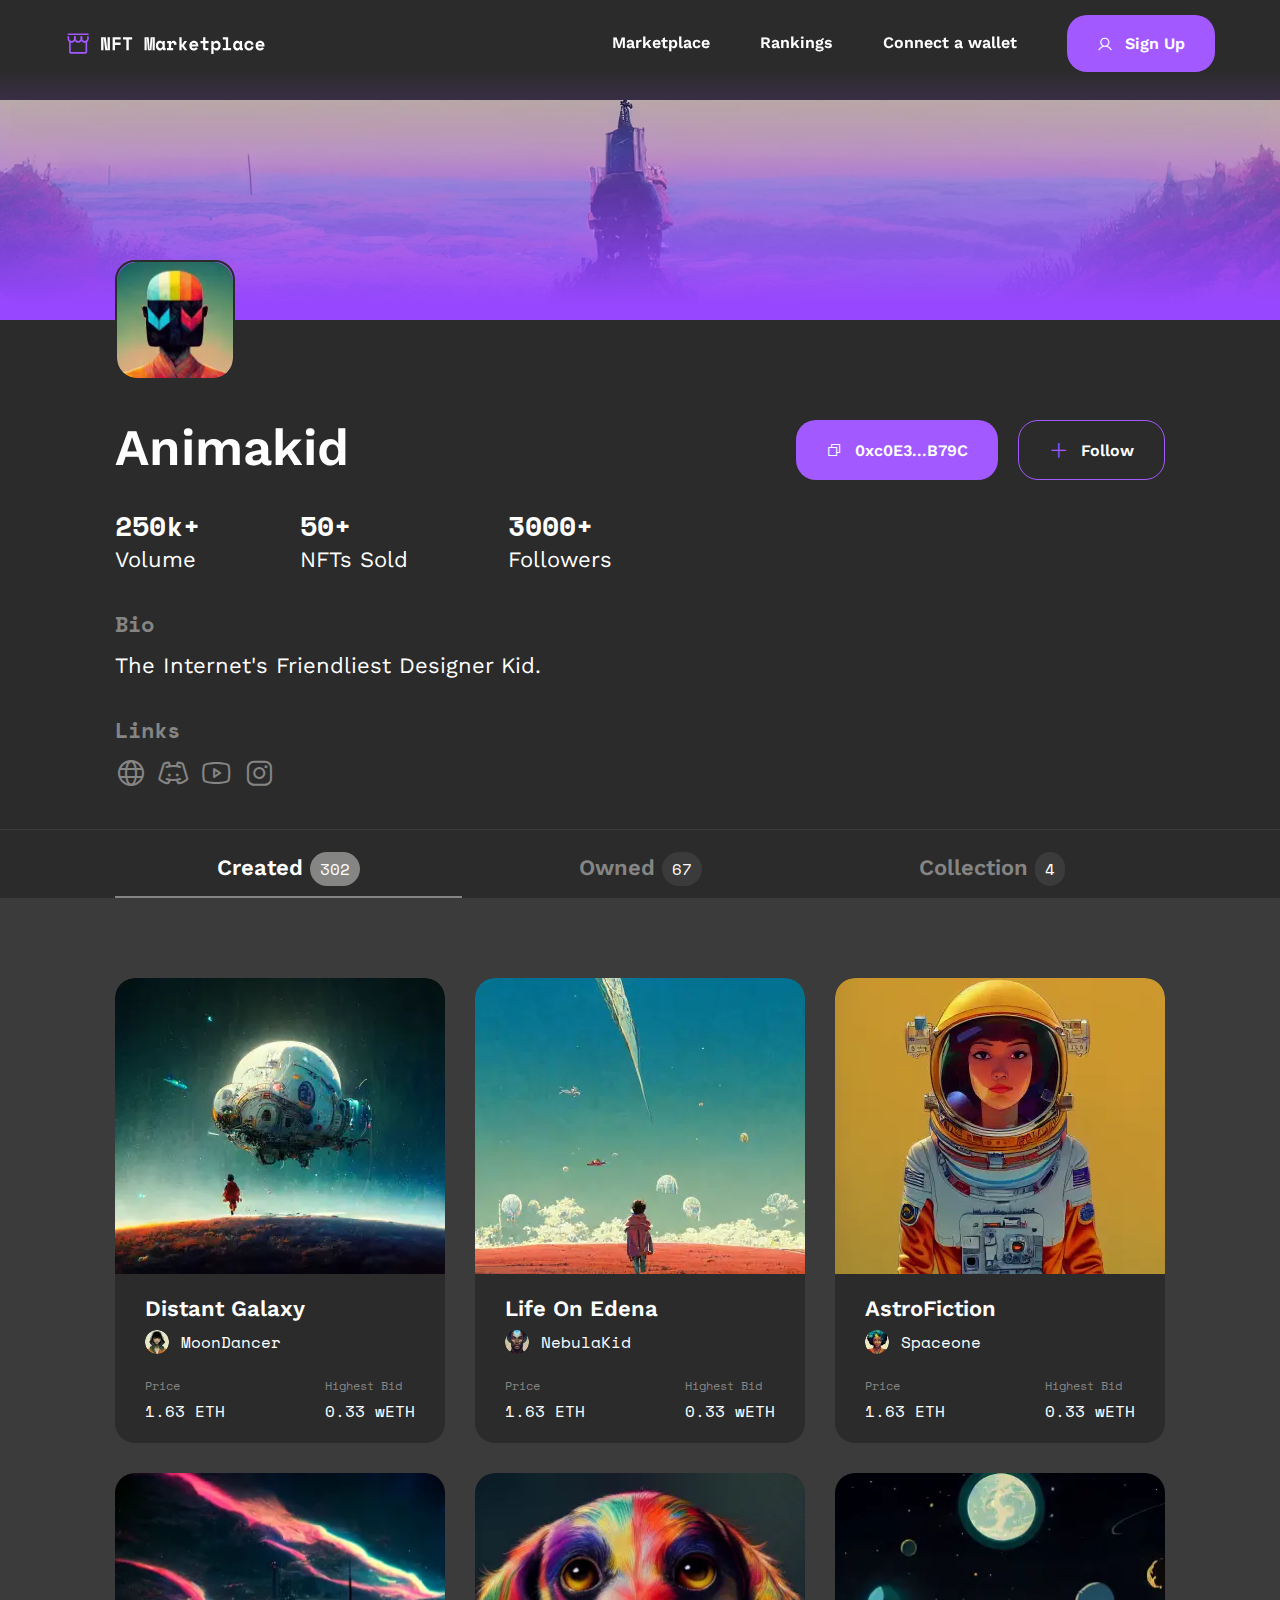
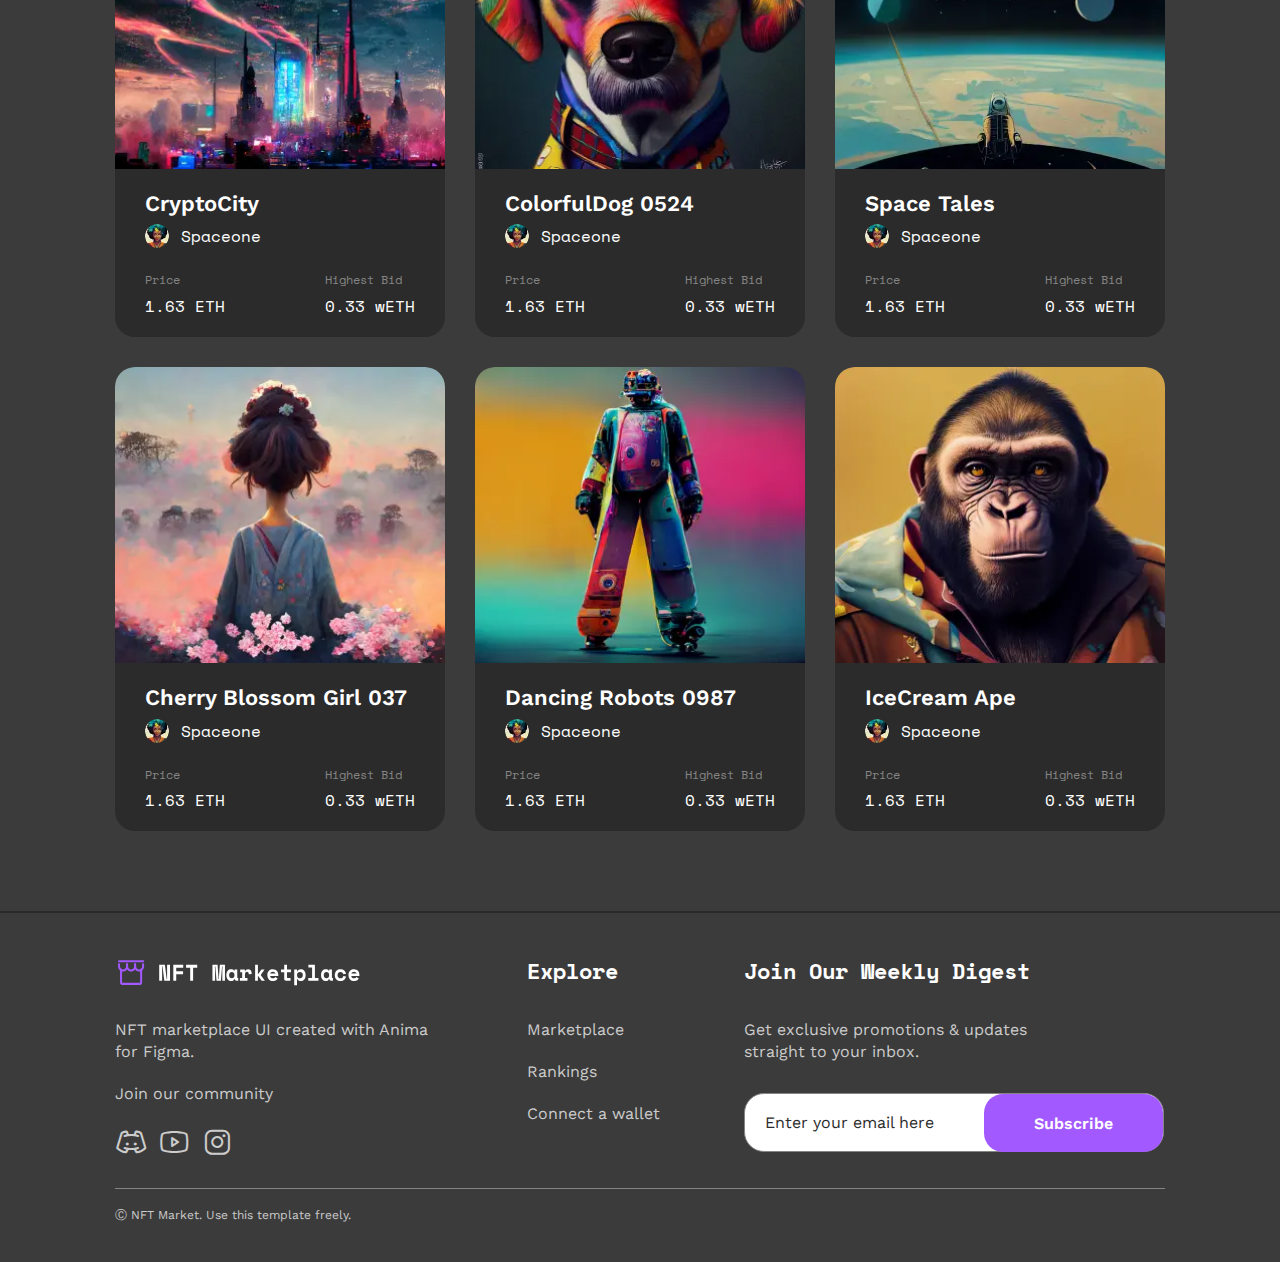
<file: artist.html>
<!DOCTYPE html>
<html lang="en">

<head>
	<title>ArtistPage</title>
	<meta charset="UTF-8">
	<meta name="format-detection" content="telephone=no">
	<!-- <style>body{opacity: 0;}</style> -->
	<link rel="stylesheet" href="css/style.min.css?_v=20230203134901">
	<link rel="shortcut icon" href="favicon.ico">
	<!-- <meta name="robots" content="noindex, nofollow"> -->
	<meta name="viewport" content="width=device-width, initial-scale=1.0">
</head>

<body>
	<div class="wrapper">
		<header class="header">
			<div class="header__container">
				<a href="home.html" class="header__logo"><img src="img/logo.svg" alt="logo"></a>
				<div class="header__menu menu">

					<nav class="menu__body">
						<ul class="menu__list">
							<li class="menu__item"><a href="marketplace.html" class="menu__link">Marketplace</a></li>
							<li class="menu__item"><a href="rankings.html" class="menu__link">Rankings</a></li>
							<li class="menu__item"><a href="connect.html" class="menu__link">Connect a wallet</a></li>
						</ul>
						<button data-popup="#sign-up" type="button" class="menu__button button button_small _icon-user">Sign Up</button>
					</nav>

					<button type="button" class="menu__icon icon-menu"><span></span></button>

				</div>
			</div>
		</header>
		<main class="page-artist">
			<section class="page-artist__main main-page-artist">
				<div class="main-page-artist__background"><picture><source srcset="img/artist/main/background.webp" type="image/webp"><img src="img/artist/main/background.png" alt="background"></picture></div>
				<div class="main-page-artist__container">
					<div class="main-page-artist__image-ibg"><picture><source srcset="img/artist/main/ava.webp" type="image/webp"><img src="img/artist/main/ava.png" alt="avatar"></picture></div>
					<div class="main-page-artist__body">
						<div class="main-page-artist__content">
							<div class="main-page-artist__name">
								<h1 class="main-page-artist__title">Animakid</h1>
							</div>
							<div class="main-page-artist__stats">
								<div class="main-page-artist__stat">
									<div class="main-page-artist__value">250k+</div>
									<div class="main-page-artist__text">Volume</div>
								</div>
								<div class="main-page-artist__stat">
									<div class="main-page-artist__value">50+</div>
									<div class="main-page-artist__text">NFTs Sold</div>
								</div>
								<div class="main-page-artist__stat">
									<div class="main-page-artist__value">3000+</div>
									<div class="main-page-artist__text">Followers</div>
								</div>
							</div>
							<div class="main-page-artist__item">
								<div class="main-page-artist__label">Bio</div>
								<div class="main-page-artist__text">The internet's friendliest designer kid.</div>
							</div>
							<div class="main-page-artist__item">
								<div class="main-page-artist__label">Links</div>
								<div class="main-page-artist__icons">
									<a href="" class="main-page-artist__icon _icon-globe"></a>
									<a href="" class="main-page-artist__icon _icon-discord"></a>
									<a href="" class="main-page-artist__icon _icon-youtube"></a>
									<a href="" class="main-page-artist__icon _icon-instagram"></a>
								</div>
							</div>
						</div>
						<div data-da=".main-page-artist__name, 860" class="main-page-artist__buttons">
							<button class="main-page-artist__button button button_small"><span class="_icon-copy"></span>0xc0E3...B79C</button>
							<button class="main-page-artist__button button-border button_small"><span class="_icon-plus"></span>Follow</button>
						</div>
					</div>
				</div>
			</section>
			<article class="page-artist__tabs tabs-page-artist">
				<div data-tabs class="tabs-page-artist__tabs">
					<div class="page-artist__tabs__container">
						<nav data-tabs-titles class="tabs-page-artist__navigation">
							<button type="button" class="tabs-page-artist__title _tab-active">Created <span>302</span></button>
							<button type="button" class="tabs-page-artist__title">owned <span>67</span></button>
							<button type="button" class="tabs-page-artist__title">Collection <span>4</span></button>
						</nav>
					</div>
					<div class="tabs-page-artist__content">
						<div data-tabs-body class="page-artist__tabs__container">
							<div class="tabs-page-artist__body">
								<div class="card">
									<div class="card__body">
										<div class="card__image-ibg"><picture><source srcset="img/artist/tabs/01.webp" type="image/webp"><img src="img/artist/tabs/01.png" alt="image"></picture></div>
										<div class="card__content card__content_dark">
											<div class="card__title">Distant Galaxy</div>
											<div class="card__user">
												<picture><source srcset="img/homepage/discover/avatars/01.webp" type="image/webp"><img src="img/homepage/discover/avatars/01.png" alt="avater" class="card__ava"></picture>
												<div class="card__name">MoonDancer</div>
											</div>
											<div class="card__stats">
												<div class="card__column">
													<div class="card__label">Price</div>
													<div class="card__meaning">1.63 ETH</div>
												</div>
												<div class="card__column">
													<div class="card__label">Highest Bid</div>
													<div class="card__meaning">0.33 wETH</div>
												</div>
											</div>
										</div>
									</div>
									<div class="card__body">
										<div class="card__image-ibg"><picture><source srcset="img/artist/tabs/02.webp" type="image/webp"><img src="img/artist/tabs/02.png" alt="image"></picture></div>
										<div class="card__content card__content_dark">
											<div class="card__title">Life On Edena</div>
											<div class="card__user">
												<picture><source srcset="img/homepage/discover/avatars/02.webp" type="image/webp"><img src="img/homepage/discover/avatars/02.png" alt="avater" class="card__ava"></picture>
												<div class="card__name">NebulaKid</div>
											</div>
											<div class="card__stats">
												<div class="card__column">
													<div class="card__label">Price</div>
													<div class="card__meaning">1.63 ETH</div>
												</div>
												<div class="card__column">
													<div class="card__label">Highest Bid</div>
													<div class="card__meaning">0.33 wETH</div>
												</div>
											</div>
										</div>
									</div>
									<div class="card__body">
										<div class="card__image-ibg"><picture><source srcset="img/artist/tabs/03.webp" type="image/webp"><img src="img/artist/tabs/03.png" alt="image"></picture></div>
										<div class="card__content card__content_dark">
											<div class="card__title">AstroFiction</div>
											<div class="card__user">
												<picture><source srcset="img/homepage/discover/avatars/03.webp" type="image/webp"><img src="img/homepage/discover/avatars/03.png" alt="avater" class="card__ava"></picture>
												<div class="card__name">Spaceone</div>
											</div>
											<div class="card__stats">
												<div class="card__column">
													<div class="card__label">Price</div>
													<div class="card__meaning">1.63 ETH</div>
												</div>
												<div class="card__column">
													<div class="card__label">Highest Bid</div>
													<div class="card__meaning">0.33 wETH</div>
												</div>
											</div>
										</div>
									</div>
									<div class="card__body">
										<div class="card__image-ibg"><picture><source srcset="img/artist/tabs/04.webp" type="image/webp"><img src="img/artist/tabs/04.png" alt="image"></picture></div>
										<div class="card__content card__content_dark">
											<div class="card__title">CryptoCity</div>
											<div class="card__user">
												<picture><source srcset="img/homepage/discover/avatars/03.webp" type="image/webp"><img src="img/homepage/discover/avatars/03.png" alt="avater" class="card__ava"></picture>
												<div class="card__name">Spaceone</div>
											</div>
											<div class="card__stats">
												<div class="card__column">
													<div class="card__label">Price</div>
													<div class="card__meaning">1.63 ETH</div>
												</div>
												<div class="card__column">
													<div class="card__label">Highest Bid</div>
													<div class="card__meaning">0.33 wETH</div>
												</div>
											</div>
										</div>
									</div>
									<div class="card__body">
										<div class="card__image-ibg"><picture><source srcset="img/artist/tabs/05.webp" type="image/webp"><img src="img/artist/tabs/05.png" alt="image"></picture></div>
										<div class="card__content card__content_dark">
											<div class="card__title">ColorfulDog 0524</div>
											<div class="card__user">
												<picture><source srcset="img/homepage/discover/avatars/03.webp" type="image/webp"><img src="img/homepage/discover/avatars/03.png" alt="avater" class="card__ava"></picture>
												<div class="card__name">Spaceone</div>
											</div>
											<div class="card__stats">
												<div class="card__column">
													<div class="card__label">Price</div>
													<div class="card__meaning">1.63 ETH</div>
												</div>
												<div class="card__column">
													<div class="card__label">Highest Bid</div>
													<div class="card__meaning">0.33 wETH</div>
												</div>
											</div>
										</div>
									</div>
									<div class="card__body">
										<div class="card__image-ibg"><picture><source srcset="img/artist/tabs/06.webp" type="image/webp"><img src="img/artist/tabs/06.png" alt="image"></picture></div>
										<div class="card__content card__content_dark">
											<div class="card__title">Space Tales</div>
											<div class="card__user">
												<picture><source srcset="img/homepage/discover/avatars/03.webp" type="image/webp"><img src="img/homepage/discover/avatars/03.png" alt="avater" class="card__ava"></picture>
												<div class="card__name">Spaceone</div>
											</div>
											<div class="card__stats">
												<div class="card__column">
													<div class="card__label">Price</div>
													<div class="card__meaning">1.63 ETH</div>
												</div>
												<div class="card__column">
													<div class="card__label">Highest Bid</div>
													<div class="card__meaning">0.33 wETH</div>
												</div>
											</div>
										</div>
									</div>
									<div class="card__body">
										<div class="card__image-ibg"><picture><source srcset="img/artist/tabs/07.webp" type="image/webp"><img src="img/artist/tabs/07.png" alt="image"></picture></div>
										<div class="card__content card__content_dark">
											<div class="card__title">Cherry Blossom Girl 037</div>
											<div class="card__user">
												<picture><source srcset="img/homepage/discover/avatars/03.webp" type="image/webp"><img src="img/homepage/discover/avatars/03.png" alt="avater" class="card__ava"></picture>
												<div class="card__name">Spaceone</div>
											</div>
											<div class="card__stats">
												<div class="card__column">
													<div class="card__label">Price</div>
													<div class="card__meaning">1.63 ETH</div>
												</div>
												<div class="card__column">
													<div class="card__label">Highest Bid</div>
													<div class="card__meaning">0.33 wETH</div>
												</div>
											</div>
										</div>
									</div>
									<div class="card__body">
										<div class="card__image-ibg"><picture><source srcset="img/artist/tabs/08.webp" type="image/webp"><img src="img/artist/tabs/08.png" alt="image"></picture></div>
										<div class="card__content card__content_dark">
											<div class="card__title">Dancing Robots 0987</div>
											<div class="card__user">
												<picture><source srcset="img/homepage/discover/avatars/03.webp" type="image/webp"><img src="img/homepage/discover/avatars/03.png" alt="avater" class="card__ava"></picture>
												<div class="card__name">Spaceone</div>
											</div>
											<div class="card__stats">
												<div class="card__column">
													<div class="card__label">Price</div>
													<div class="card__meaning">1.63 ETH</div>
												</div>
												<div class="card__column">
													<div class="card__label">Highest Bid</div>
													<div class="card__meaning">0.33 wETH</div>
												</div>
											</div>
										</div>
									</div>
									<div class="card__body">
										<div class="card__image-ibg"><picture><source srcset="img/artist/tabs/09.webp" type="image/webp"><img src="img/artist/tabs/09.png" alt="image"></picture></div>
										<div class="card__content card__content_dark">
											<div class="card__title">IceCream Ape </div>
											<div class="card__user">
												<picture><source srcset="img/homepage/discover/avatars/03.webp" type="image/webp"><img src="img/homepage/discover/avatars/03.png" alt="avater" class="card__ava"></picture>
												<div class="card__name">Spaceone</div>
											</div>
											<div class="card__stats">
												<div class="card__column">
													<div class="card__label">Price</div>
													<div class="card__meaning">1.63 ETH</div>
												</div>
												<div class="card__column">
													<div class="card__label">Highest Bid</div>
													<div class="card__meaning">0.33 wETH</div>
												</div>
											</div>
										</div>
									</div>
								</div>
							</div>
							<div class="tabs-page-artist__body">
								<div class="card">
									<div class="card__body">
										<div class="card__image-ibg"><picture><source srcset="img/artist/tabs/04.webp" type="image/webp"><img src="img/artist/tabs/04.png" alt="image"></picture></div>
										<div class="card__content card__content_dark">
											<div class="card__title">CryptoCity</div>
											<div class="card__user">
												<picture><source srcset="img/homepage/discover/avatars/03.webp" type="image/webp"><img src="img/homepage/discover/avatars/03.png" alt="avater" class="card__ava"></picture>
												<div class="card__name">Spaceone</div>
											</div>
											<div class="card__stats">
												<div class="card__column">
													<div class="card__label">Price</div>
													<div class="card__meaning">1.63 ETH</div>
												</div>
												<div class="card__column">
													<div class="card__label">Highest Bid</div>
													<div class="card__meaning">0.33 wETH</div>
												</div>
											</div>
										</div>
									</div>
									<div class="card__body">
										<div class="card__image-ibg"><picture><source srcset="img/artist/tabs/05.webp" type="image/webp"><img src="img/artist/tabs/05.png" alt="image"></picture></div>
										<div class="card__content card__content_dark">
											<div class="card__title">ColorfulDog 0524</div>
											<div class="card__user">
												<picture><source srcset="img/homepage/discover/avatars/03.webp" type="image/webp"><img src="img/homepage/discover/avatars/03.png" alt="avater" class="card__ava"></picture>
												<div class="card__name">Spaceone</div>
											</div>
											<div class="card__stats">
												<div class="card__column">
													<div class="card__label">Price</div>
													<div class="card__meaning">1.63 ETH</div>
												</div>
												<div class="card__column">
													<div class="card__label">Highest Bid</div>
													<div class="card__meaning">0.33 wETH</div>
												</div>
											</div>
										</div>
									</div>
									<div class="card__body">
										<div class="card__image-ibg"><picture><source srcset="img/artist/tabs/06.webp" type="image/webp"><img src="img/artist/tabs/06.png" alt="image"></picture></div>
										<div class="card__content card__content_dark">
											<div class="card__title">Space Tales</div>
											<div class="card__user">
												<picture><source srcset="img/homepage/discover/avatars/03.webp" type="image/webp"><img src="img/homepage/discover/avatars/03.png" alt="avater" class="card__ava"></picture>
												<div class="card__name">Spaceone</div>
											</div>
											<div class="card__stats">
												<div class="card__column">
													<div class="card__label">Price</div>
													<div class="card__meaning">1.63 ETH</div>
												</div>
												<div class="card__column">
													<div class="card__label">Highest Bid</div>
													<div class="card__meaning">0.33 wETH</div>
												</div>
											</div>
										</div>
									</div>
									<div class="card__body">
										<div class="card__image-ibg"><picture><source srcset="img/artist/tabs/07.webp" type="image/webp"><img src="img/artist/tabs/07.png" alt="image"></picture></div>
										<div class="card__content card__content_dark">
											<div class="card__title">Cherry Blossom Girl 037</div>
											<div class="card__user">
												<picture><source srcset="img/homepage/discover/avatars/03.webp" type="image/webp"><img src="img/homepage/discover/avatars/03.png" alt="avater" class="card__ava"></picture>
												<div class="card__name">Spaceone</div>
											</div>
											<div class="card__stats">
												<div class="card__column">
													<div class="card__label">Price</div>
													<div class="card__meaning">1.63 ETH</div>
												</div>
												<div class="card__column">
													<div class="card__label">Highest Bid</div>
													<div class="card__meaning">0.33 wETH</div>
												</div>
											</div>
										</div>
									</div>
									<div class="card__body">
										<div class="card__image-ibg"><picture><source srcset="img/artist/tabs/08.webp" type="image/webp"><img src="img/artist/tabs/08.png" alt="image"></picture></div>
										<div class="card__content card__content_dark">
											<div class="card__title">Dancing Robots 0987</div>
											<div class="card__user">
												<picture><source srcset="img/homepage/discover/avatars/03.webp" type="image/webp"><img src="img/homepage/discover/avatars/03.png" alt="avater" class="card__ava"></picture>
												<div class="card__name">Spaceone</div>
											</div>
											<div class="card__stats">
												<div class="card__column">
													<div class="card__label">Price</div>
													<div class="card__meaning">1.63 ETH</div>
												</div>
												<div class="card__column">
													<div class="card__label">Highest Bid</div>
													<div class="card__meaning">0.33 wETH</div>
												</div>
											</div>
										</div>
									</div>
									<div class="card__body">
										<div class="card__image-ibg"><picture><source srcset="img/artist/tabs/09.webp" type="image/webp"><img src="img/artist/tabs/09.png" alt="image"></picture></div>
										<div class="card__content card__content_dark">
											<div class="card__title">IceCream Ape </div>
											<div class="card__user">
												<picture><source srcset="img/homepage/discover/avatars/03.webp" type="image/webp"><img src="img/homepage/discover/avatars/03.png" alt="avater" class="card__ava"></picture>
												<div class="card__name">Spaceone</div>
											</div>
											<div class="card__stats">
												<div class="card__column">
													<div class="card__label">Price</div>
													<div class="card__meaning">1.63 ETH</div>
												</div>
												<div class="card__column">
													<div class="card__label">Highest Bid</div>
													<div class="card__meaning">0.33 wETH</div>
												</div>
											</div>
										</div>
									</div>
								</div>
							</div>
							<div class="tabs-page-artist__body">
								<div class="card">
									<div class="card__body">
										<div class="card__image-ibg"><picture><source srcset="img/artist/tabs/07.webp" type="image/webp"><img src="img/artist/tabs/07.png" alt="image"></picture></div>
										<div class="card__content card__content_dark">
											<div class="card__title">Cherry Blossom Girl 037</div>
											<div class="card__user">
												<picture><source srcset="img/homepage/discover/avatars/03.webp" type="image/webp"><img src="img/homepage/discover/avatars/03.png" alt="avater" class="card__ava"></picture>
												<div class="card__name">Spaceone</div>
											</div>
											<div class="card__stats">
												<div class="card__column">
													<div class="card__label">Price</div>
													<div class="card__meaning">1.63 ETH</div>
												</div>
												<div class="card__column">
													<div class="card__label">Highest Bid</div>
													<div class="card__meaning">0.33 wETH</div>
												</div>
											</div>
										</div>
									</div>
									<div class="card__body">
										<div class="card__image-ibg"><picture><source srcset="img/artist/tabs/08.webp" type="image/webp"><img src="img/artist/tabs/08.png" alt="image"></picture></div>
										<div class="card__content card__content_dark">
											<div class="card__title">Dancing Robots 0987</div>
											<div class="card__user">
												<picture><source srcset="img/homepage/discover/avatars/03.webp" type="image/webp"><img src="img/homepage/discover/avatars/03.png" alt="avater" class="card__ava"></picture>
												<div class="card__name">Spaceone</div>
											</div>
											<div class="card__stats">
												<div class="card__column">
													<div class="card__label">Price</div>
													<div class="card__meaning">1.63 ETH</div>
												</div>
												<div class="card__column">
													<div class="card__label">Highest Bid</div>
													<div class="card__meaning">0.33 wETH</div>
												</div>
											</div>
										</div>
									</div>
									<div class="card__body">
										<div class="card__image-ibg"><picture><source srcset="img/artist/tabs/09.webp" type="image/webp"><img src="img/artist/tabs/09.png" alt="image"></picture></div>
										<div class="card__content card__content_dark">
											<div class="card__title">IceCream Ape </div>
											<div class="card__user">
												<picture><source srcset="img/homepage/discover/avatars/03.webp" type="image/webp"><img src="img/homepage/discover/avatars/03.png" alt="avater" class="card__ava"></picture>
												<div class="card__name">Spaceone</div>
											</div>
											<div class="card__stats">
												<div class="card__column">
													<div class="card__label">Price</div>
													<div class="card__meaning">1.63 ETH</div>
												</div>
												<div class="card__column">
													<div class="card__label">Highest Bid</div>
													<div class="card__meaning">0.33 wETH</div>
												</div>
											</div>
										</div>
									</div>
								</div>
							</div>
						</div>
					</div>
				</div>
			</article>
		</main>
		<footer class="footer">
			<div class="footer__container">
				<div class="footer__row">
					<div class="footer__column">
						<a href="" class="footer__logo"><img src="img/logo.svg" alt="logo"></a>
						<ul class="footer__list">
							<li class="footer__item">NFT marketplace UI created with Anima for Figma.</li>
							<li class="footer__item">Join our community</li>
							<li class="footer__item">
								<div class="footer__socials">
									<a href="" class="footer__social _icon-discord"></a>
									<a href="" class="footer__social _icon-youtube"></a>
									<a href="" class="footer__social _icon-instagram"></a>
								</div>
							</li>
						</ul>
					</div>
					<div class="footer__column">
						<div class="footer__title">Explore</div>
						<ul class="footer__list">
							<li class="footer__item"><a href="">Marketplace</a></li>
							<li class="footer__item"><a href="">Rankings</a></li>
							<li class="footer__item"><a href="">Connect a wallet</a></li>
						</ul>
					</div>
					<div class="footer__column">
						<div class="footer__title">Join our weekly digest</div>
						<ul class="footer__list">
							<li class="footer__item">Get exclusive promotions & updates straight to your inbox.</li>
						</ul>
						<form class="footer__form" action="#" method="get">
							<input type="email" name="form[subscribe]" data-error="Error" placeholder="Enter your email here" class="footer__input">
							<button type="submit" class="footer__button button button_big">Subscribe</button>
						</form>
					</div>
				</div>
				<div class="footer__bottom">
					<p>Ⓒ NFT Market. Use this template freely.</p>
				</div>
			</div>
		</footer>

	</div>
	<div id="sign-up" aria-hidden="true" class="popup">
		<div class="popup__wrapper">
			<div class="popup__content">
				<button data-close type="button" class="popup__close "><span class="_icon-plus"></span></button>
				<div class="popup__text sign-up">
					<div class="sign-up__body">
						<div class="sign-up__image-ibg"><picture><source srcset="img/sign-up/01.webp" type="image/webp"><img src="img/sign-up/01.jpg" alt="picture"></picture></div>
						<div class="sign-up__content">
							<div data-tabs class="sign-up__tabs tabs-sign-up">
								<nav data-tabs-titles class="tabs-sign-up__navigation">
									<button type="button" class="tabs-sign-up__title _tab-active">Sign Up</button>
									<button type="button" class="tabs-sign-up__title">Sign In</button>
								</nav>
								<div data-tabs-body class="tabs-sign-up__content">
									<div class="tabs-sign-up__body">
										<div class="tabs-sign-up__column">
											<div class="tabs-sign-up__label">Create account</div>
											<div class="tabs-sign-up__text">Welcome! enter your details and start creating, collecting and selling NFTs.</div>
											<form class="tabs-sign-up__form" action="#" method="POST">
												<div class="tabs-sign-up__item">
													<label for="sign-up-i-1" class="_icon-user"></label>
													<input id="sign-up-i-1" required type="text" name="form[sign-up]" data-error="Error" placeholder="Username" class="tabs-sign-up__input ">
												</div>
												<div class="tabs-sign-up__item">
													<label for="sign-up-i-2" class="_icon-mail"></label>
													<input id="sign-up-i-2" required type="email" name="form[sign-up]" data-error="Error" placeholder="Email Address" class="tabs-sign-up__input">
												</div>
												<div class="tabs-sign-up__item">
													<label for="sign-up-i-3" class="_icon-lock"></label>
													<input id="sign-up-i-3" required type="password" name="form[sign-up]" data-error="Error" placeholder="Password" class="tabs-sign-up__input">
												</div>
												<div class="tabs-sign-up__item">
													<label for="sign-up-i-4" class="_icon-lock"></label>
													<input id="sign-up-i-4" required type="password" name="form[sign-up]" data-error="Error" placeholder="Confirm Password" class="tabs-sign-up__input">
												</div>
												<button type="submit" class="tabs-sign-up__button button">Create account</button>
											</form>
										</div>
									</div>
									<div class="tabs-sign-up__body">
										<div class="tabs-sign-up__column">
											<div class="tabs-sign-up__label">Log in to your account</div>
											<div class="tabs-sign-up__text">Welcome! enter your details and start creating, collecting and selling NFTs.</div>
											<form class="tabs-sign-up__form" action="#" method="POST">
												<div class="tabs-sign-up__item">
													<label for="sign-up-i-1" class="_icon-user"></label>
													<input id="sign-up-i-1" required type="text" name="form[sign-up]" data-error="Error" placeholder="Username or Email" class="tabs-sign-up__input ">
												</div>
												<div class="tabs-sign-up__item">
													<label for="sign-up-i-3" class="_icon-lock"></label>
													<input id="sign-up-i-3" required type="password" name="form[sign-up]" data-error="Error" placeholder="Password" class="tabs-sign-up__input">
												</div>

												<button type="submit" class="tabs-sign-up__button button">Login</button>
											</form>
										</div>
									</div>
								</div>
							</div>
						</div>
					</div>
				</div>
			</div>
		</div>
	</div>
	<script src="js/app.min.js?_v=20230203134901"></script>
</body>

</html>
</file>
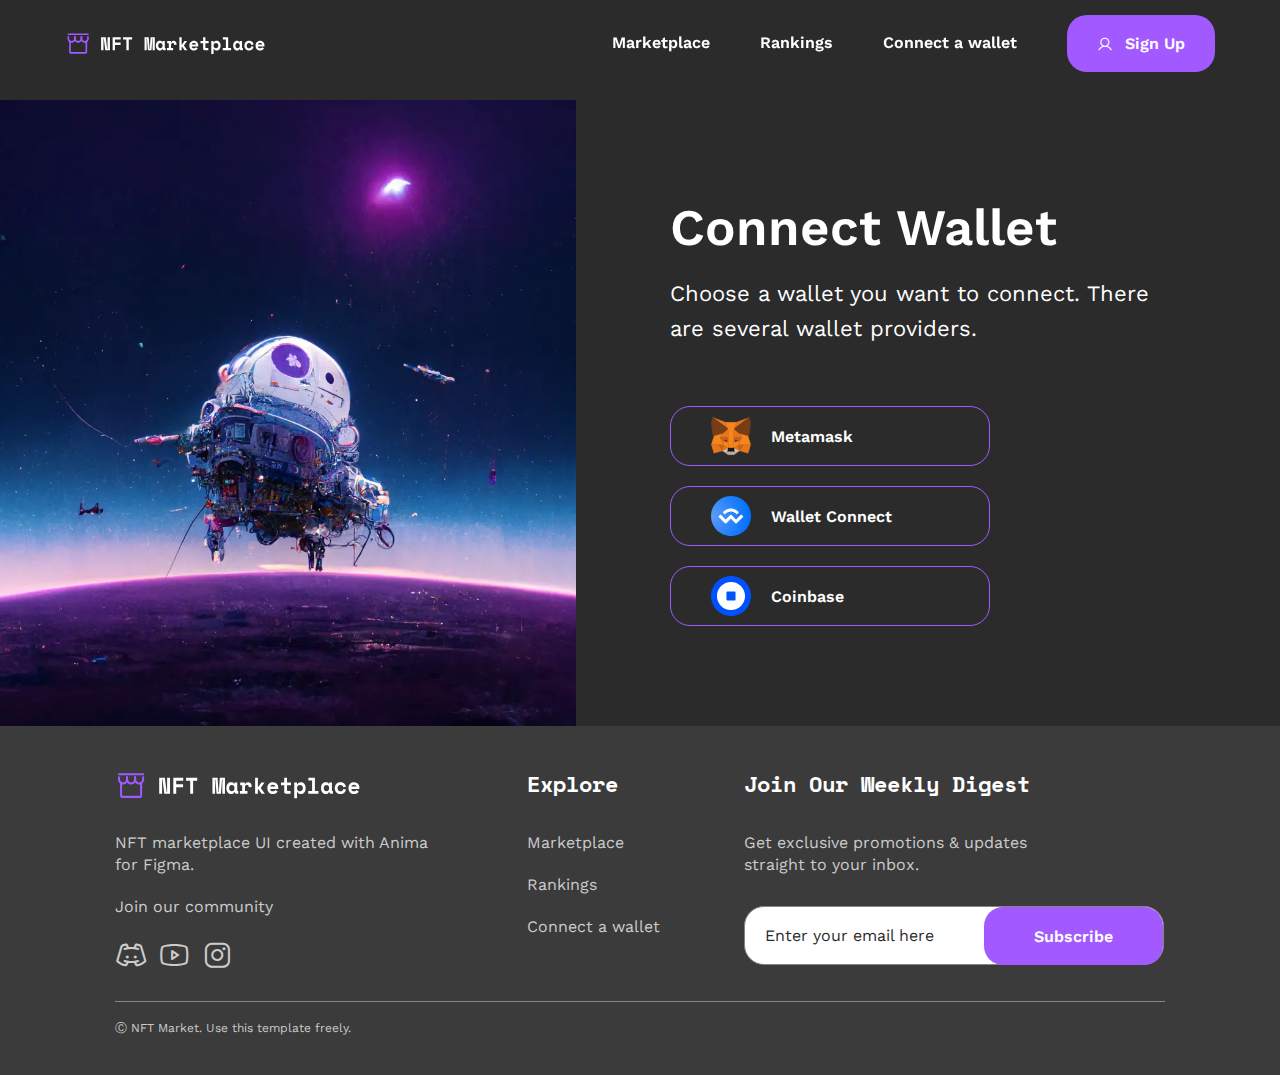
<file: connect.html>
<!DOCTYPE html>
<html lang="en">

<head>
	<title>ConnectWallet</title>
	<meta charset="UTF-8">
	<meta name="format-detection" content="telephone=no">
	<!-- <style>body{opacity: 0;}</style> -->
	<link rel="stylesheet" href="css/style.min.css?_v=20230203134901">
	<link rel="shortcut icon" href="favicon.ico">
	<!-- <meta name="robots" content="noindex, nofollow"> -->
	<meta name="viewport" content="width=device-width, initial-scale=1.0">
</head>

<body>
	<div class="wrapper">
		<header class="header">
			<div class="header__container">
				<a href="home.html" class="header__logo"><img src="img/logo.svg" alt="logo"></a>
				<div class="header__menu menu">

					<nav class="menu__body">
						<ul class="menu__list">
							<li class="menu__item"><a href="marketplace.html" class="menu__link">Marketplace</a></li>
							<li class="menu__item"><a href="rankings.html" class="menu__link">Rankings</a></li>
							<li class="menu__item"><a href="connect.html" class="menu__link">Connect a wallet</a></li>
						</ul>
						<button data-popup="#sign-up" type="button" class="menu__button button button_small _icon-user">Sign Up</button>
					</nav>

					<button type="button" class="menu__icon icon-menu"><span></span></button>

				</div>
			</div>
		</header>
		<main class="page-connect">
			<section class="page-connect__main main-page-connect">
				<picture><source srcset="img/connect/background.webp" type="image/webp"><img class="main-page-connect__background" src="img/connect/background.png" alt="background"></picture>
				<div class="main-page-connect__container">
					<div class="main-page-connect__content">
						<h1 class="main-page-connect__title">Connect wallet</h1>
						<div class="main-page-connect__subtitle">Choose a wallet you want to connect. There are several wallet providers.</div>
						<div class="main-page-connect__buttons">
							<button class="main-page-connect__button button-border"><span></span>Metamask</button>
							<button class="main-page-connect__button button-border"><span></span>Wallet Connect</button>
							<button class="main-page-connect__button button-border"><span></span>Coinbase</button>
						</div>
					</div>
				</div>
			</section>
		</main>
		<footer class="footer">
			<div class="footer__container">
				<div class="footer__row">
					<div class="footer__column">
						<a href="" class="footer__logo"><img src="img/logo.svg" alt="logo"></a>
						<ul class="footer__list">
							<li class="footer__item">NFT marketplace UI created with Anima for Figma.</li>
							<li class="footer__item">Join our community</li>
							<li class="footer__item">
								<div class="footer__socials">
									<a href="" class="footer__social _icon-discord"></a>
									<a href="" class="footer__social _icon-youtube"></a>
									<a href="" class="footer__social _icon-instagram"></a>
								</div>
							</li>
						</ul>
					</div>
					<div class="footer__column">
						<div class="footer__title">Explore</div>
						<ul class="footer__list">
							<li class="footer__item"><a href="">Marketplace</a></li>
							<li class="footer__item"><a href="">Rankings</a></li>
							<li class="footer__item"><a href="">Connect a wallet</a></li>
						</ul>
					</div>
					<div class="footer__column">
						<div class="footer__title">Join our weekly digest</div>
						<ul class="footer__list">
							<li class="footer__item">Get exclusive promotions & updates straight to your inbox.</li>
						</ul>
						<form class="footer__form" action="#" method="get">
							<input type="email" name="form[subscribe]" data-error="Error" placeholder="Enter your email here" class="footer__input">
							<button type="submit" class="footer__button button button_big">Subscribe</button>
						</form>
					</div>
				</div>
				<div class="footer__bottom">
					<p>Ⓒ NFT Market. Use this template freely.</p>
				</div>
			</div>
		</footer>

	</div>
	<div id="sign-up" aria-hidden="true" class="popup">
		<div class="popup__wrapper">
			<div class="popup__content">
				<button data-close type="button" class="popup__close "><span class="_icon-plus"></span></button>
				<div class="popup__text sign-up">
					<div class="sign-up__body">
						<div class="sign-up__image-ibg"><picture><source srcset="img/sign-up/01.webp" type="image/webp"><img src="img/sign-up/01.jpg" alt="picture"></picture></div>
						<div class="sign-up__content">
							<div data-tabs class="sign-up__tabs tabs-sign-up">
								<nav data-tabs-titles class="tabs-sign-up__navigation">
									<button type="button" class="tabs-sign-up__title _tab-active">Sign Up</button>
									<button type="button" class="tabs-sign-up__title">Sign In</button>
								</nav>
								<div data-tabs-body class="tabs-sign-up__content">
									<div class="tabs-sign-up__body">
										<div class="tabs-sign-up__column">
											<div class="tabs-sign-up__label">Create account</div>
											<div class="tabs-sign-up__text">Welcome! enter your details and start creating, collecting and selling NFTs.</div>
											<form class="tabs-sign-up__form" action="#" method="POST">
												<div class="tabs-sign-up__item">
													<label for="sign-up-i-1" class="_icon-user"></label>
													<input id="sign-up-i-1" required type="text" name="form[sign-up]" data-error="Error" placeholder="Username" class="tabs-sign-up__input ">
												</div>
												<div class="tabs-sign-up__item">
													<label for="sign-up-i-2" class="_icon-mail"></label>
													<input id="sign-up-i-2" required type="email" name="form[sign-up]" data-error="Error" placeholder="Email Address" class="tabs-sign-up__input">
												</div>
												<div class="tabs-sign-up__item">
													<label for="sign-up-i-3" class="_icon-lock"></label>
													<input id="sign-up-i-3" required type="password" name="form[sign-up]" data-error="Error" placeholder="Password" class="tabs-sign-up__input">
												</div>
												<div class="tabs-sign-up__item">
													<label for="sign-up-i-4" class="_icon-lock"></label>
													<input id="sign-up-i-4" required type="password" name="form[sign-up]" data-error="Error" placeholder="Confirm Password" class="tabs-sign-up__input">
												</div>
												<button type="submit" class="tabs-sign-up__button button">Create account</button>
											</form>
										</div>
									</div>
									<div class="tabs-sign-up__body">
										<div class="tabs-sign-up__column">
											<div class="tabs-sign-up__label">Log in to your account</div>
											<div class="tabs-sign-up__text">Welcome! enter your details and start creating, collecting and selling NFTs.</div>
											<form class="tabs-sign-up__form" action="#" method="POST">
												<div class="tabs-sign-up__item">
													<label for="sign-up-i-1" class="_icon-user"></label>
													<input id="sign-up-i-1" required type="text" name="form[sign-up]" data-error="Error" placeholder="Username or Email" class="tabs-sign-up__input ">
												</div>
												<div class="tabs-sign-up__item">
													<label for="sign-up-i-3" class="_icon-lock"></label>
													<input id="sign-up-i-3" required type="password" name="form[sign-up]" data-error="Error" placeholder="Password" class="tabs-sign-up__input">
												</div>

												<button type="submit" class="tabs-sign-up__button button">Login</button>
											</form>
										</div>
									</div>
								</div>
							</div>
						</div>
					</div>
				</div>
			</div>
		</div>
	</div>
	<script src="js/app.min.js?_v=20230203134901"></script>
</body>

</html>
</file>
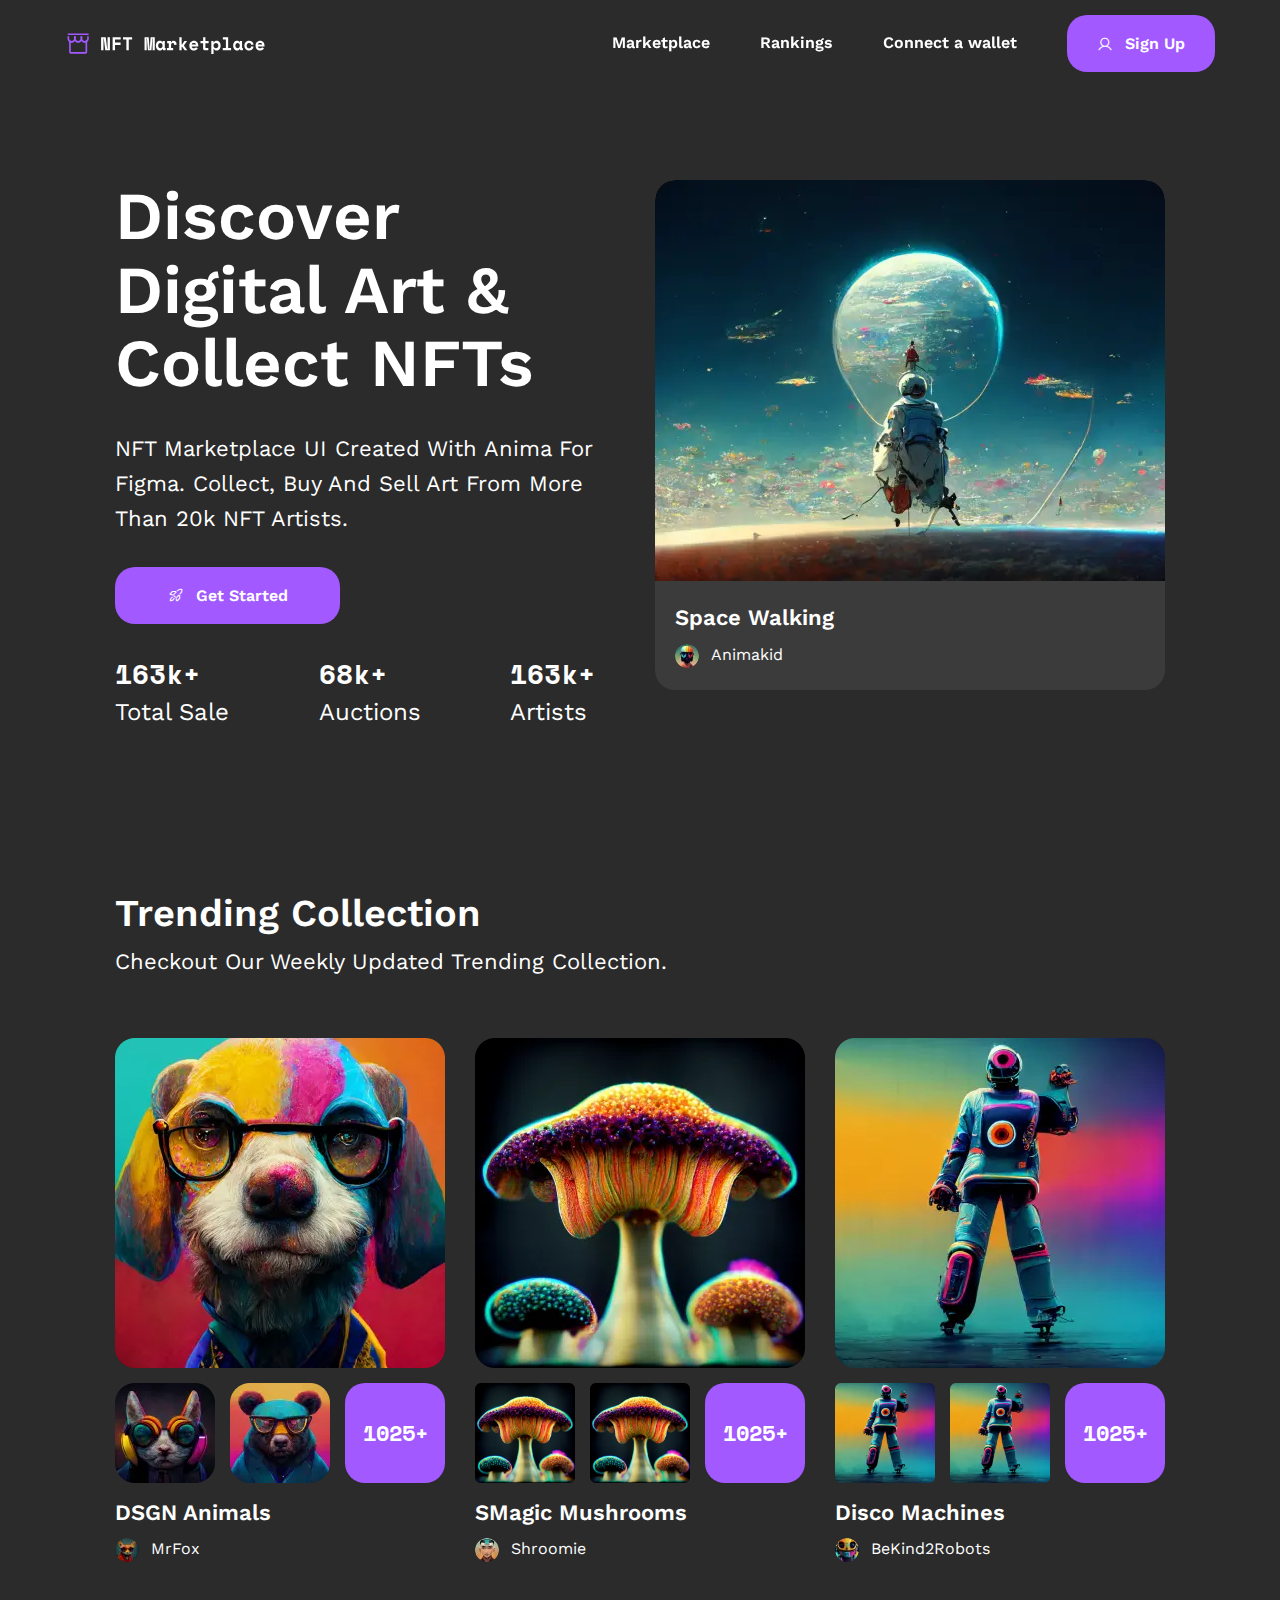
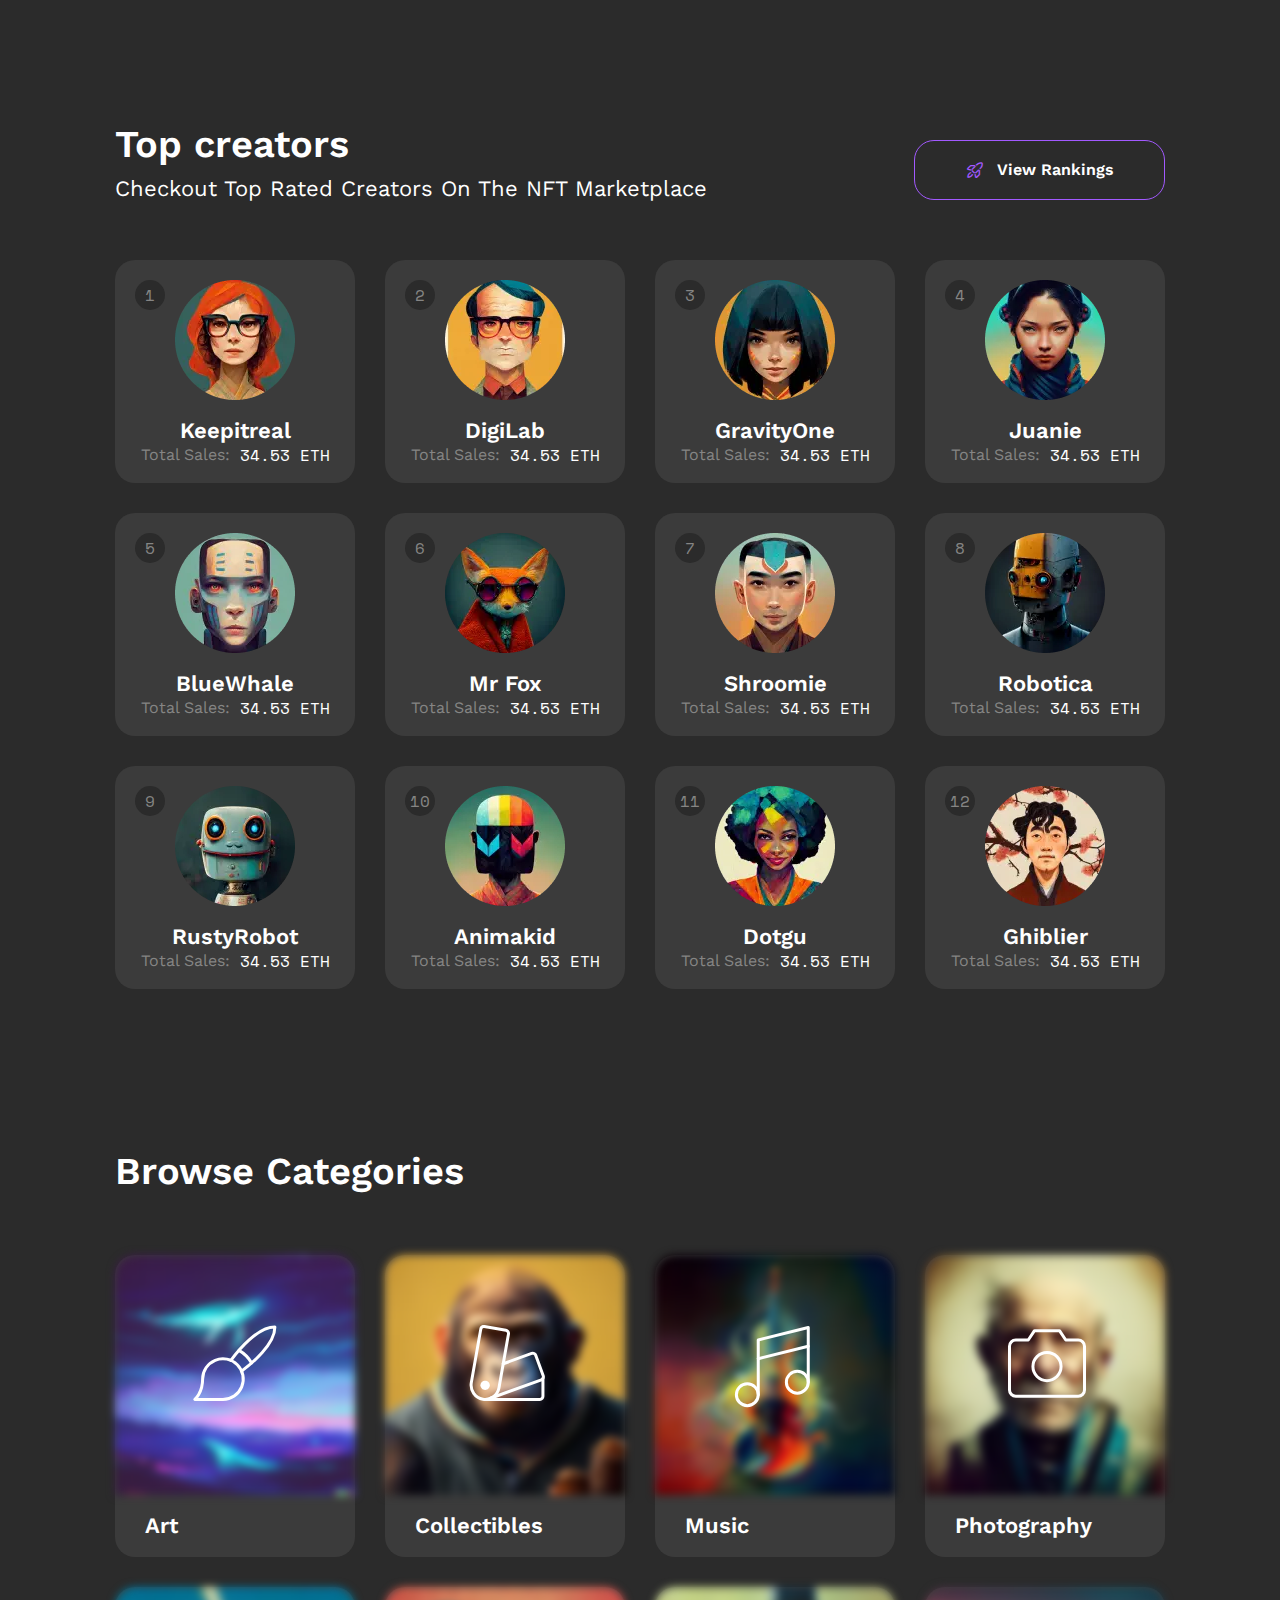
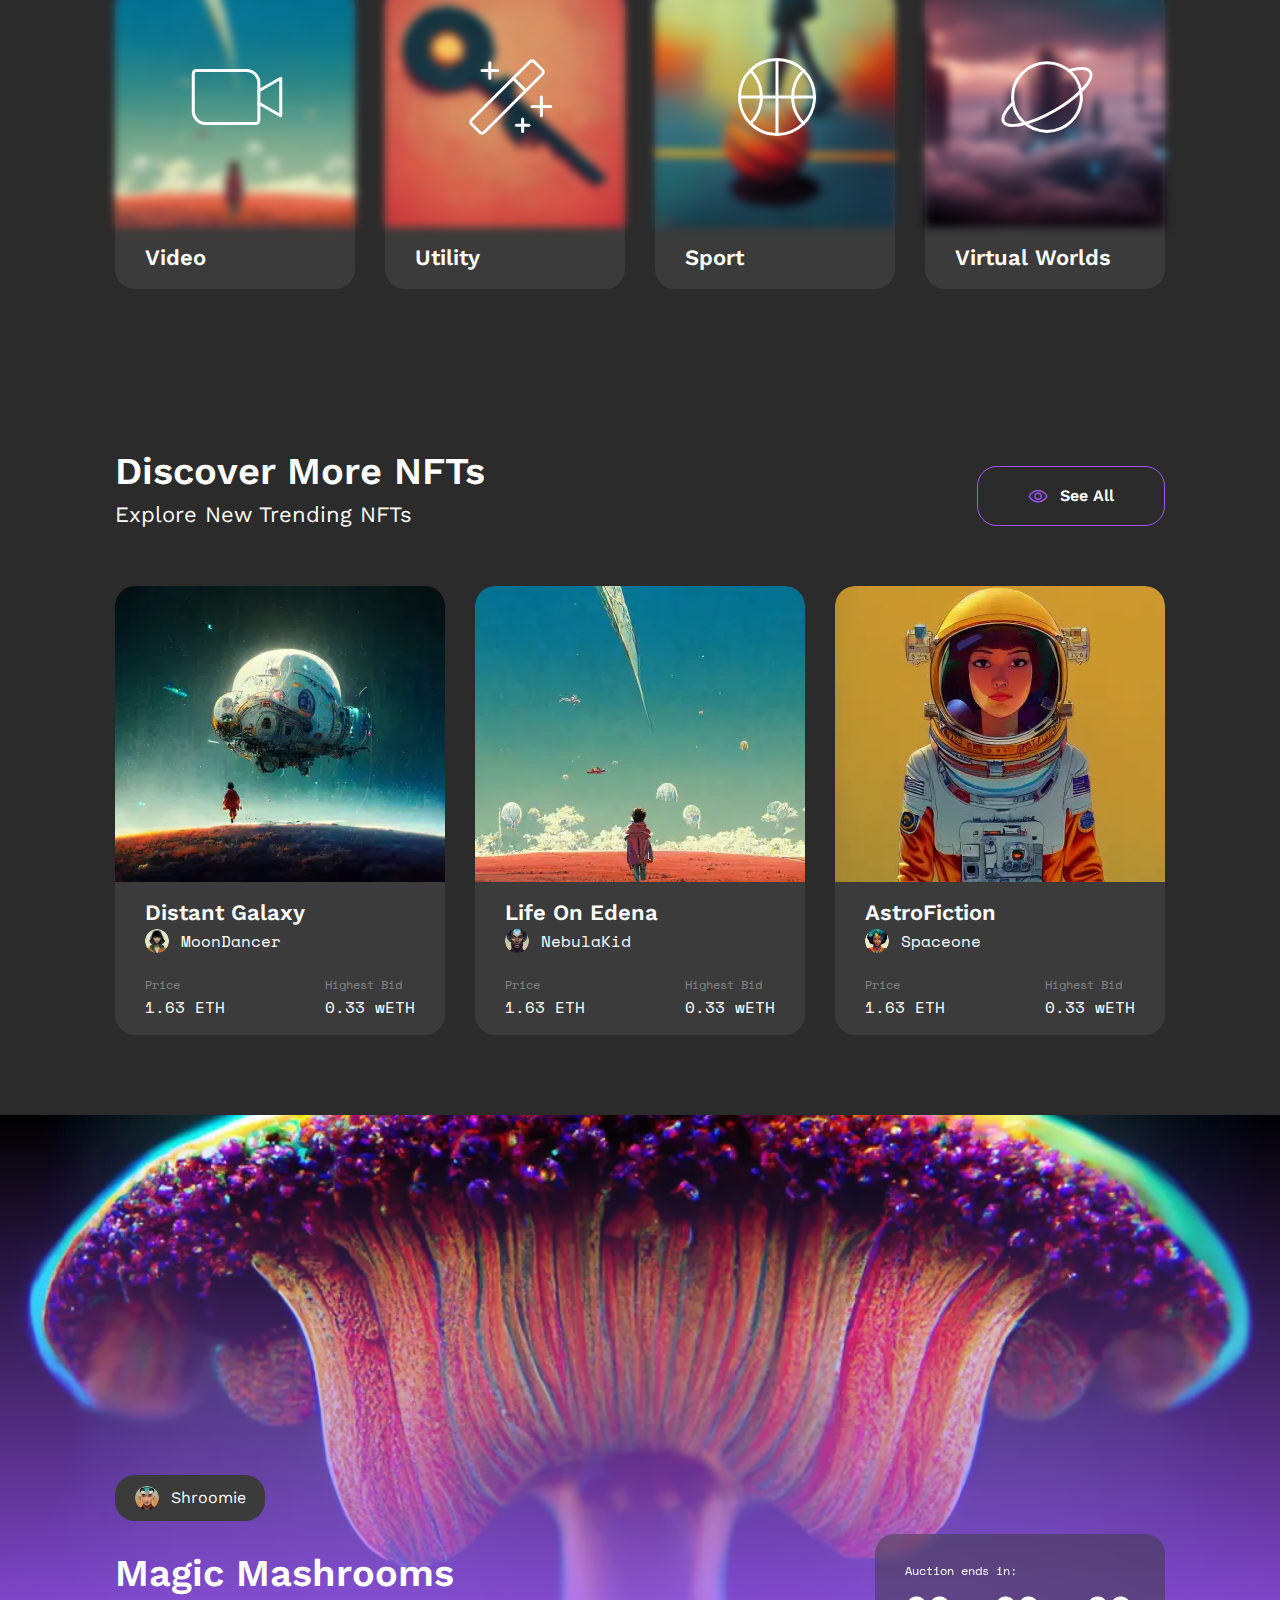
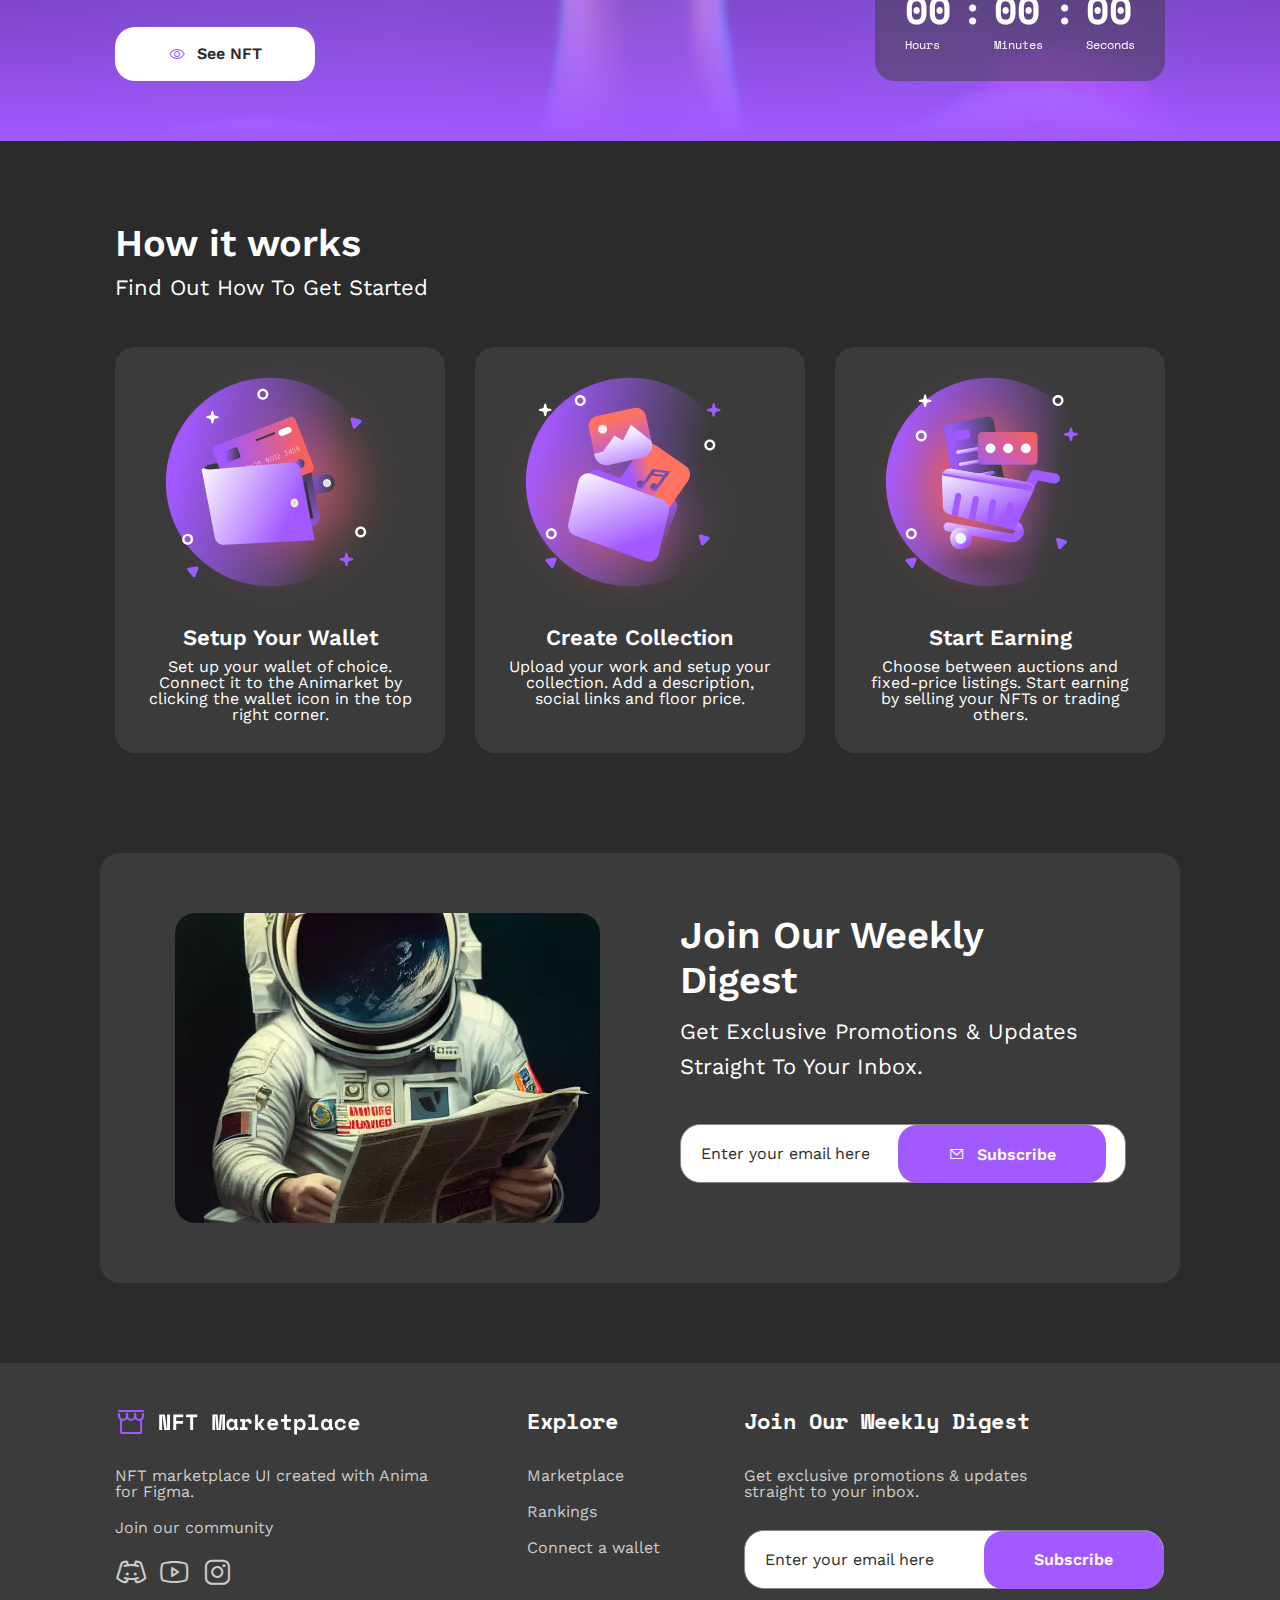
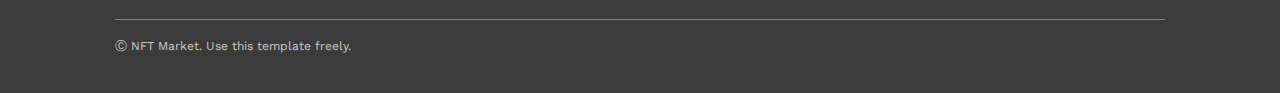
<file: home.html>
<!DOCTYPE html>
<html lang="en">

<head>
	<title>HomePage</title>
	<meta charset="UTF-8">
	<meta name="format-detection" content="telephone=no">
	<!-- <style>body{opacity: 0;}</style> -->
	<link rel="stylesheet" href="css/style.min.css?_v=20230203134901">
	<link rel="shortcut icon" href="favicon.ico">
	<!-- <meta name="robots" content="noindex, nofollow"> -->
	<meta name="viewport" content="width=device-width, initial-scale=1.0">
</head>

<body>
	<div class="wrapper">
		<header class="header">
			<div class="header__container">
				<a href="home.html" class="header__logo"><img src="img/logo.svg" alt="logo"></a>
				<div class="header__menu menu">

					<nav class="menu__body">
						<ul class="menu__list">
							<li class="menu__item"><a href="marketplace.html" class="menu__link">Marketplace</a></li>
							<li class="menu__item"><a href="rankings.html" class="menu__link">Rankings</a></li>
							<li class="menu__item"><a href="connect.html" class="menu__link">Connect a wallet</a></li>
						</ul>
						<button data-popup="#sign-up" type="button" class="menu__button button button_small _icon-user">Sign Up</button>
					</nav>

					<button type="button" class="menu__icon icon-menu"><span></span></button>

				</div>
			</div>
		</header>
		<main class="homepage">
			<section class="homepage__main main-homepage">
				<div class="main-homepage__container">
					<div class="main-homepage__body">
						<div class="main-homepage__content">
							<h1 class="main-homepage__title">Discover digital art & Collect NFTs</h1>
							<div class="main-homepage__text">NFT marketplace UI created with Anima for Figma. Collect, buy and sell art from more than 20k NFT artists.</div>
							<button data-da=".main-homepage__column, 767" class="main-homepage__button button button_big _icon-rocket">Get Started</button>
							<div data-da=".main-homepage__column, 767" data-watch data-watch-once class="main-homepage__stats stats">
								<div class="stats__body">
									<div class="stats__title"><span data-digits-counter="240" data-digits-counter-speed="1200">240</span>k+ </div>
									<div class="stats__text">Total Sale</div>
								</div>
								<div class="stats__body">
									<div class="stats__title"><span data-digits-counter="100" data-digits-counter-speed="1200">100</span>k+</div>
									<div class="stats__text">Auctions</div>
								</div>
								<div class="stats__body">
									<div class="stats__title"><span data-digits-counter="240" data-digits-counter-speed="1200">240</span>k+</div>
									<div class="stats__text">Artists</div>
								</div>
							</div>
						</div>
						<div class="main-homepage__column ">
							<div class="column-main-homepage">
								<div class="column-main-homepage__image-ibg"><picture><source srcset="img/homepage/main/01.webp" type="image/webp"><img src="img/homepage/main/01.png" alt="picture"></picture></div>
								<div class="column-main-homepage__body signature">
									<div class="signature__title">Space Walking</div>
									<div class="signature__body">
										<div class="signature__image-ibg"><picture><source srcset="img/homepage/main/ava.webp" type="image/webp"><img src="img/homepage/main/ava.png" alt="avatar"></picture></div>
										<div class="signature__name">Animakid</div>
									</div>
								</div>
							</div>
						</div>
					</div>
				</div>
			</section>
			<section class="homepage__collection collection-homepage">
				<div class="collection-homepage__container">
					<div class="collection-homepage__title title">
						<h2 class="title__item">Trending Collection</h2>
						<div class="title__label">Checkout our weekly updated trending collection.</div>
					</div>
					<div class="collection-homepage__content">
						<div class="collection-homepage__body">
							<div class="collection-homepage__column">
								<picture><source srcset="img/homepage/collection/01.webp" type="image/webp"><img alt="img1" src="img/homepage/collection/01.png"></picture>
								<div class="gallery__row">
									<picture><source srcset="img/homepage/collection/02.webp" type="image/webp"><img alt="img1" src="img/homepage/collection/02.png"></picture>
									<picture><source srcset="img/homepage/collection/03.webp" type="image/webp"><img alt="img1" src="img/homepage/collection/03.png"></picture>
									<div data-gallery id="lightgallery" class="collection-homepage__gallery gallery">
										<a href="img/homepage/collection/big/01.png">
											<div class="gallery__more">1025+</div>
										</a>
										<a href="img/homepage/collection/big/02.png"></a>
										<a href="img/homepage/collection/big/03.png"></a>
										<a href="img/homepage/collection/big/04.png"></a>
										<a href="img/homepage/collection/big/05.png"></a>
										<a href="img/homepage/collection/big/01.png"></a>
										<a href="img/homepage/collection/big/02.png"></a>
										<a href="img/homepage/collection/big/03.png"></a>
										<a href="img/homepage/collection/big/04.png"></a>
										<a href="img/homepage/collection/big/05.png"></a>
										<a href="img/homepage/collection/big/01.png"></a>
										<a href="img/homepage/collection/big/02.png"></a>
									</div>
								</div>
							</div>
							<div class="collection-homepage__signature signature">
								<div class="signature__title">DSGN Animals</div>
								<div class="signature__body">
									<div class="signature__image-ibg"><picture><source srcset="img/homepage/collection/ava/01.webp" type="image/webp"><img src="img/homepage/collection/ava/01.png" alt="avatar"></picture></div>
									<div class="signature__name">MrFox</div>
								</div>
							</div>
						</div>
						<div class="collection-homepage__body">
							<div class="collection-homepage__column">
								<picture><source srcset="img/homepage/collection/04.webp" type="image/webp"><img alt="img1" src="img/homepage/collection/04.png"></picture>
								<div class="gallery__row">
									<picture><source srcset="img/homepage/collection/04.webp" type="image/webp"><img alt="img1" src="img/homepage/collection/04.png"></picture>
									<picture><source srcset="img/homepage/collection/04.webp" type="image/webp"><img alt="img1" src="img/homepage/collection/04.png"></picture>
									<div data-gallery id="lightgallery" class="collection-homepage__gallery gallery">
										<a href="img/homepage/collection/big/05.png">
											<div class="gallery__more">1025+</div>
										</a>
										<a href="img/homepage/collection/big/04.png"></a>
										<a href="img/homepage/collection/big/04.png"></a>
										<a href="img/homepage/collection/big/04.png"></a>
										<a href="img/homepage/collection/big/04.png"></a>
										<a href="img/homepage/collection/big/04.png"></a>
										<a href="img/homepage/collection/big/04.png"></a>
										<a href="img/homepage/collection/big/04.png"></a>
										<a href="img/homepage/collection/big/04.png"></a>
										<a href="img/homepage/collection/big/04.png"></a>
										<a href="img/homepage/collection/big/04.png"></a>
										<a href="img/homepage/collection/big/04.png"></a>
									</div>
								</div>
							</div>
							<div class="collection-homepage__signature signature">
								<div class="signature__title">SMagic Mushrooms</div>
								<div class="signature__body">
									<div class="signature__image-ibg"><picture><source srcset="img/homepage/collection/ava/02.webp" type="image/webp"><img src="img/homepage/collection/ava/02.png" alt="avatar"></picture></div>
									<div class="signature__name">Shroomie</div>
								</div>
							</div>
						</div>
						<div class="collection-homepage__body">
							<div class="collection-homepage__column">
								<picture><source srcset="img/homepage/collection/05.webp" type="image/webp"><img alt="img1" src="img/homepage/collection/05.png"></picture>
								<div class="gallery__row">
									<picture><source srcset="img/homepage/collection/05.webp" type="image/webp"><img alt="img1" src="img/homepage/collection/05.png"></picture>
									<picture><source srcset="img/homepage/collection/05.webp" type="image/webp"><img alt="img1" src="img/homepage/collection/05.png"></picture>
									<div data-gallery id="lightgallery" class="collection-homepage__gallery gallery">
										<a href="img/homepage/collection/big/05.png">
											<div class="gallery__more">1025+</div>
										</a>
										<a href="img/homepage/collection/big/05.png"></a>
										<a href="img/homepage/collection/big/05.png"></a>
										<a href="img/homepage/collection/big/05.png"></a>
										<a href="img/homepage/collection/big/05.png"></a>
										<a href="img/homepage/collection/big/05.png"></a>
										<a href="img/homepage/collection/big/05.png"></a>
										<a href="img/homepage/collection/big/05.png"></a>
										<a href="img/homepage/collection/big/05.png"></a>
										<a href="img/homepage/collection/big/05.png"></a>
										<a href="img/homepage/collection/big/05.png"></a>
										<a href="img/homepage/collection/big/05.png"></a>
									</div>
								</div>
							</div>
							<div class="collection-homepage__signature signature">
								<div class="signature__title">Disco Machines</div>
								<div class="signature__body">
									<div class="signature__image-ibg"><picture><source srcset="img/homepage/collection/ava/03.webp" type="image/webp"><img src="img/homepage/collection/ava/03.png" alt="avatar"></picture></div>
									<div class="signature__name">BeKind2Robots</div>
								</div>
							</div>
						</div>
					</div>
				</div>
	</div>
	</section>
	<section class="homepage__creators creators-homepage">
		<div class="creators-homepage__container">
			<div class="creators-homepage__header">
				<div class="creators-homepage__title title">
					<h2 class="title__item">Top creators</h2>
					<div class="title__label">Checkout Top Rated Creators on the NFT Marketplace</div>
				</div>
				<a data-da=".creators-homepage__content, 768" href="rankings.html" class="creators-homepage__button button_big button-border" target="_blank"><span class="_icon-rocket"></span>View Rankings</a>
			</div>
			<div class="creators-homepage__content">
				<div class="creators-homepage__card">
					<span class="creators-homepage__number">1</span>
					<div class="creators-homepage__image-ibg"><picture><source srcset="img/homepage/creators/01.webp" type="image/webp"><img src="img/homepage/creators/01.png" alt="avatar"></picture></div>
					<div class="creators-homepage__body">
						<div class="creators-homepage__name">Keepitreal</div>
						<div class="creators-homepage__text">Total Sales:<span>34.53 ETH</span></div>
					</div>
				</div>
				<div class="creators-homepage__card">
					<span class="creators-homepage__number">2</span>
					<div class="creators-homepage__image-ibg"><picture><source srcset="img/homepage/creators/02.webp" type="image/webp"><img src="img/homepage/creators/02.png" alt="avatar"></picture></div>
					<div class="creators-homepage__body">
						<div class="creators-homepage__name">DigiLab</div>
						<div class="creators-homepage__text">Total Sales:<span>34.53 ETH</span></div>
					</div>
				</div>
				<div class="creators-homepage__card">
					<span class="creators-homepage__number">3</span>
					<div class="creators-homepage__image-ibg"><picture><source srcset="img/homepage/creators/03.webp" type="image/webp"><img src="img/homepage/creators/03.png" alt="avatar"></picture></div>
					<div class="creators-homepage__body">
						<div class="creators-homepage__name">GravityOne</div>
						<div class="creators-homepage__text">Total Sales:<span>34.53 ETH</span></div>
					</div>
				</div>
				<div class="creators-homepage__card">
					<span class="creators-homepage__number">4</span>
					<div class="creators-homepage__image-ibg"><picture><source srcset="img/homepage/creators/04.webp" type="image/webp"><img src="img/homepage/creators/04.png" alt="avatar"></picture></div>
					<div class="creators-homepage__body">
						<div class="creators-homepage__name">Juanie</div>
						<div class="creators-homepage__text">Total Sales:<span>34.53 ETH</span></div>
					</div>
				</div>
				<div class="creators-homepage__card">
					<span class="creators-homepage__number">5</span>
					<div class="creators-homepage__image-ibg"><picture><source srcset="img/homepage/creators/05.webp" type="image/webp"><img src="img/homepage/creators/05.png" alt="avatar"></picture></div>
					<div class="creators-homepage__body">
						<div class="creators-homepage__name">BlueWhale</div>
						<div class="creators-homepage__text">Total Sales:<span>34.53 ETH</span></div>
					</div class="creators-homepage__body">
				</div>
				<div class="creators-homepage__card">
					<span class="creators-homepage__number">6</span>
					<div class="creators-homepage__image-ibg"><picture><source srcset="img/homepage/creators/06.webp" type="image/webp"><img src="img/homepage/creators/06.png" alt="avatar"></picture></div>
					<div class="creators-homepage__body">
						<div class="creators-homepage__name">mr fox</div>
						<div class="creators-homepage__text">Total Sales:<span>34.53 ETH</span></div>
					</div>
				</div>
				<div class="creators-homepage__card">
					<span class="creators-homepage__number">7</span>
					<div class="creators-homepage__image-ibg"><picture><source srcset="img/homepage/creators/07.webp" type="image/webp"><img src="img/homepage/creators/07.png" alt="avatar"></picture></div>
					<div class="creators-homepage__body">
						<div class="creators-homepage__name">Shroomie</div>
						<div class="creators-homepage__text">Total Sales:<span>34.53 ETH</span></div>
					</div>
				</div>
				<div class="creators-homepage__card">
					<span class="creators-homepage__number">8</span>
					<div class="creators-homepage__image-ibg"><picture><source srcset="img/homepage/creators/08.webp" type="image/webp"><img src="img/homepage/creators/08.png" alt="avatar"></picture></div>
					<div class="creators-homepage__body">
						<div class="creators-homepage__name">robotica</div>
						<div class="creators-homepage__text">Total Sales:<span>34.53 ETH</span></div>
					</div>
				</div>
				<div class="creators-homepage__card">
					<span class="creators-homepage__number">9</span>
					<div class="creators-homepage__image-ibg"><picture><source srcset="img/homepage/creators/09.webp" type="image/webp"><img src="img/homepage/creators/09.png" alt="avatar"></picture></div>
					<div class="creators-homepage__body">
						<div class="creators-homepage__name">RustyRobot</div>
						<div class="creators-homepage__text">Total Sales:<span>34.53 ETH</span></div>
					</div>
				</div>
				<div class="creators-homepage__card">
					<span class="creators-homepage__number">10</span>
					<div class="creators-homepage__image-ibg"><picture><source srcset="img/homepage/creators/10.webp" type="image/webp"><img src="img/homepage/creators/10.png" alt="avatar"></picture></div>
					<div class="creators-homepage__body">
						<div class="creators-homepage__name">animakid</div>
						<div class="creators-homepage__text">Total Sales:<span>34.53 ETH</span></div>
					</div>
				</div>
				<div class="creators-homepage__card">
					<span class="creators-homepage__number">11</span>
					<div class="creators-homepage__image-ibg"><picture><source srcset="img/homepage/creators/11.webp" type="image/webp"><img src="img/homepage/creators/11.png" alt="avatar"></picture></div>
					<div class="creators-homepage__body">
						<div class="creators-homepage__name">Dotgu</div>
						<div class="creators-homepage__text">Total Sales:<span>34.53 ETH</span></div>
					</div>
				</div>
				<div class="creators-homepage__card">
					<span class="creators-homepage__number">12</span>
					<div class="creators-homepage__image-ibg"><picture><source srcset="img/homepage/creators/12.webp" type="image/webp"><img src="img/homepage/creators/12.png" alt="avatar"></picture></div>
					<div class="creators-homepage__body">
						<div class="creators-homepage__name">Ghiblier</div>
						<div class="creators-homepage__text">Total Sales:<span>34.53 ETH</span></div>
					</div>
				</div>
			</div>
		</div>
	</section>
	<section class="homepage__categories categories-homepage">
		<div class="categories-homepage__container">
			<div class="categories-homepage__title title">
				<h2 class="title__item">Browse Categories</h2>
			</div>
			<div class="categories-homepage__body">
				<a href="" class="categories-homepage__card">
					<img src="img/homepage/categories/icons/01.svg" alt="icpn" class="categories-homepage__icon">
					<div class="categories-homepage__image-ibg"><picture><source srcset="img/homepage/categories/01.webp" type="image/webp"><img src="img/homepage/categories/01.png" alt="image"></picture></div>
					<div class="categories-homepage__text">Art</div>
				</a>
				<a href="" class="categories-homepage__card">
					<img src="img/homepage/categories/icons/02.svg" alt="icpn" class="categories-homepage__icon">
					<div class="categories-homepage__image-ibg"><picture><source srcset="img/homepage/categories/02.webp" type="image/webp"><img src="img/homepage/categories/02.png" alt="image"></picture></div>
					<div class="categories-homepage__text">Collectibles</div>
				</a>
				<a href="" class="categories-homepage__card">
					<img src="img/homepage/categories/icons/03.svg" alt="icpn" class="categories-homepage__icon">
					<div class="categories-homepage__image-ibg"><picture><source srcset="img/homepage/categories/03.webp" type="image/webp"><img src="img/homepage/categories/03.png" alt="image"></picture></div>
					<div class="categories-homepage__text">Music</div>
				</a>
				<a href="" class="categories-homepage__card">
					<img src="img/homepage/categories/icons/04.svg" alt="icpn" class="categories-homepage__icon">
					<div class="categories-homepage__image-ibg"><picture><source srcset="img/homepage/categories/04.webp" type="image/webp"><img src="img/homepage/categories/04.png" alt="image"></picture></div>
					<div class="categories-homepage__text">Photography</div>
				</a>
				<a href="" class="categories-homepage__card">
					<img src="img/homepage/categories/icons/05.svg" alt="icpn" class="categories-homepage__icon">
					<div class="categories-homepage__image-ibg"><picture><source srcset="img/homepage/categories/05.webp" type="image/webp"><img src="img/homepage/categories/05.png" alt="image"></picture></div>
					<div class="categories-homepage__text">Video</div>
				</a>
				<a href="" class="categories-homepage__card">
					<img src="img/homepage/categories/icons/06.svg" alt="icpn" class="categories-homepage__icon">
					<div class="categories-homepage__image-ibg"><picture><source srcset="img/homepage/categories/06.webp" type="image/webp"><img src="img/homepage/categories/06.png" alt="image"></picture></div>
					<div class="categories-homepage__text">Utility</div>
				</a>
				<a href="" class="categories-homepage__card">
					<img src="img/homepage/categories/icons/07.svg" alt="icpn" class="categories-homepage__icon">
					<div class="categories-homepage__image-ibg"><picture><source srcset="img/homepage/categories/07.webp" type="image/webp"><img src="img/homepage/categories/07.png" alt="image"></picture></div>
					<div class="categories-homepage__text">Sport</div>
				</a>
				<a href="" class="categories-homepage__card">
					<img src="img/homepage/categories/icons/08.svg" alt="icpn" class="categories-homepage__icon">
					<div class="categories-homepage__image-ibg"><picture><source srcset="img/homepage/categories/08.webp" type="image/webp"><img src="img/homepage/categories/08.png" alt="image"></picture></div>
					<div class="categories-homepage__text">Virtual Worlds</div>
				</a>
			</div>
		</div>
	</section>
	<section class="homepage__discover discover-homepage">
		<div class="discover-homepage__container">
			<div class="discover-homepage__header">
				<div class="title">
					<h2 class="title__item">Discover More NFTs</h2>
					<div class="title__label">Explore new trending NFTs</div>
				</div>
				<a href="nft.html" target="_blank" data-da=".discover-homepage__body, 575" class="discover-homepage__button button_big button-border"><span class="_icon-eye"></span> See All</a>
			</div>
			<div class="discover-homepage__body card">
				<div class="card__body">
					<div class="card__image-ibg"><picture><source srcset="img/homepage/discover/01.webp" type="image/webp"><img src="img/homepage/discover/01.png" alt="image"></picture></div>
					<div class="card__content">
						<div class="card__title">Distant Galaxy</div>
						<div class="card__user">
							<picture><source srcset="img/homepage/discover/avatars/01.webp" type="image/webp"><img src="img/homepage/discover/avatars/01.png" alt="avater" class="card__ava"></picture>
							<div class="card__name">MoonDancer</div>
						</div>
						<div class="card__stats">
							<div class="card__column">
								<div class="card__label">Price</div>
								<div class="card__meaning">1.63 ETH</div>
							</div>
							<div class="card__column">
								<div class="card__label">Highest Bid</div>
								<div class="card__meaning">0.33 wETH</div>
							</div>
						</div>
					</div>
				</div>
				<div class="card__body">
					<div class="card__image-ibg"><picture><source srcset="img/homepage/discover/02.webp" type="image/webp"><img src="img/homepage/discover/02.png" alt="image"></picture></div>
					<div class="card__content">
						<div class="card__title">Life On Edena</div>
						<div class="card__user">
							<picture><source srcset="img/homepage/discover/avatars/02.webp" type="image/webp"><img src="img/homepage/discover/avatars/02.png" alt="avater" class="card__ava"></picture>
							<div class="card__name">NebulaKid</div>
						</div>
						<div class="card__stats">
							<div class="card__column">
								<div class="card__label">Price</div>
								<div class="card__meaning">1.63 ETH</div>
							</div>
							<div class="card__column">
								<div class="card__label">Highest Bid</div>
								<div class="card__meaning">0.33 wETH</div>
							</div>
						</div>
					</div>
				</div>
				<div class="card__body">
					<div class="card__image-ibg"><picture><source srcset="img/homepage/discover/03.webp" type="image/webp"><img src="img/homepage/discover/03.png" alt="image"></picture></div>
					<div class="card__content">
						<div class="card__title">AstroFiction</div>
						<div class="card__user">
							<picture><source srcset="img/homepage/discover/avatars/03.webp" type="image/webp"><img src="img/homepage/discover/avatars/03.png" alt="avater" class="card__ava"></picture>
							<div class="card__name">Spaceone</div>
						</div>
						<div class="card__stats">
							<div class="card__column">
								<div class="card__label">Price</div>
								<div class="card__meaning">1.63 ETH</div>
							</div>
							<div class="card__column">
								<div class="card__label">Highest Bid</div>
								<div class="card__meaning">0.33 wETH</div>
							</div>
						</div>
					</div>
				</div>
			</div>
		</div>
	</section>
	<section class="homepage__mushroom mushroom-homepage">
		<div class="mushroom-homepage__container">
			<div class="mushroom-homepage__content">
				<div class="mushroom-homepage__user">
					<picture><source srcset="img/homepage/mushroom/ava.webp" type="image/webp"><img src="img/homepage/mushroom/ava.png" alt="avatar" class="mushroom-homepage__ava"></picture>
					<div class="mushroom-homepage__name">Shroomie</div>
				</div>
				<div class="mushroom-homepage__title title">
					<h2 class="title__item">Magic Mashrooms</h2>
				</div>
				<a href="artist.html" target="_blank" data-da=".mushroom-homepage__container, 630" class="mushroom-homepage__button button button_big"><span class="_icon-eye"></span> See NFT</a>
			</div>
			<div id="countdown" class="mushroom-homepage__countdown countdown">
				<div class="countdown__text">Auction ends in:</div>
				<div class="countdown__body">
					<!-- <div class="countdown__number">
									<span class="days countdown__time"></span>
									<span class="countdown__text">Days</span>
								</div> -->
					<div class="countdown__number">
						<span class="hours countdown__time"></span>
						<span class="countdown__text">Hours</span>
					</div>
					<span class="countdown__time">:</span>
					<div class="countdown__number">
						<span class="minutes countdown__time"></span>
						<span class="countdown__text">Minutes</span>
					</div>
					<span class="countdown__time">:</span>
					<div class="countdown__number">
						<span class="seconds countdown__time"></span>
						<span class="countdown__text">Seconds</span>
					</div>
				</div>
			</div>
		</div>
	</section>
	<section class="homepage__works works-homepage">
		<div class="works-homepage__container">
			<div class="works-homepage__title title">
				<h2 class="title__item">How it works</h2>
				<div class="title__label">Find out how to get started</div>
			</div>
			<div class="works-homepage__body">
				<div class="works-homepage__card">
					<div class="works-homepage__image-ibg "><img src="img/homepage/works/01.svg" alt="image"></div>
					<div class="works-homepage__content">
						<div class="works-homepage__label">Setup Your wallet</div>
						<div class="works-homepage__text">Set up your wallet of choice. Connect it to the Animarket by clicking the wallet icon in the top right corner.</div>
					</div>
				</div>
				<div class="works-homepage__card">
					<div class="works-homepage__image-ibg"><img src="img/homepage/works/02.svg" alt="image"></div>
					<div class="works-homepage__content">
						<div class="works-homepage__label">Create Collection</div>
						<div class="works-homepage__text">Upload your work and setup your collection. Add a description, social links and floor price.</div>
					</div>
				</div>
				<div class="works-homepage__card">
					<div class="works-homepage__image-ibg"><img src="img/homepage/works/03.svg" alt="image"></div>
					<div class="works-homepage__content">
						<div class="works-homepage__label">Start Earning</div>
						<div class="works-homepage__text">Choose between auctions and fixed-price listings. Start earning by selling your NFTs or trading others.</div>
					</div>
				</div>
			</div>
		</div>
	</section>
	<section class="homepage__digest digest-homepage">
		<div class="digest-homepage__container">
			<div class="digest-homepage__body">
				<div class="digest-homepage__image-ibg"><picture><source srcset="img/homepage/digest/01.webp" type="image/webp"><img src="img/homepage/digest/01.png" alt="picture"></picture></div>
				<div class="digest-homepage__content">
					<h2 class="digest-homepage__title">Join our weekly digest</h2>
					<div class="digest-homepage__text">Get exclusive promotions & updates straight to your inbox.</div>
					<form class="digest-homepage__form" action="#" method="get">
						<input type="email" name="form[subscribe]" data-error="Error" placeholder="Enter your email here" class="digest-homepage__input">
						<button type="submit" class="digest-homepage__button button button_big"><span class="_icon-mail"></span> Subscribe</button>
					</form>
				</div>
			</div>
		</div>
	</section>
	</main>
	<footer class="footer">
		<div class="footer__container">
			<div class="footer__row">
				<div class="footer__column">
					<a href="" class="footer__logo"><img src="img/logo.svg" alt="logo"></a>
					<ul class="footer__list">
						<li class="footer__item">NFT marketplace UI created with Anima for Figma.</li>
						<li class="footer__item">Join our community</li>
						<li class="footer__item">
							<div class="footer__socials">
								<a href="" class="footer__social _icon-discord"></a>
								<a href="" class="footer__social _icon-youtube"></a>
								<a href="" class="footer__social _icon-instagram"></a>
							</div>
						</li>
					</ul>
				</div>
				<div class="footer__column">
					<div class="footer__title">Explore</div>
					<ul class="footer__list">
						<li class="footer__item"><a href="">Marketplace</a></li>
						<li class="footer__item"><a href="">Rankings</a></li>
						<li class="footer__item"><a href="">Connect a wallet</a></li>
					</ul>
				</div>
				<div class="footer__column">
					<div class="footer__title">Join our weekly digest</div>
					<ul class="footer__list">
						<li class="footer__item">Get exclusive promotions & updates straight to your inbox.</li>
					</ul>
					<form class="footer__form" action="#" method="get">
						<input type="email" name="form[subscribe]" data-error="Error" placeholder="Enter your email here" class="footer__input">
						<button type="submit" class="footer__button button button_big">Subscribe</button>
					</form>
				</div>
			</div>
			<div class="footer__bottom">
				<p>Ⓒ NFT Market. Use this template freely.</p>
			</div>
		</div>
	</footer>

	</div>
	<div id="sign-up" aria-hidden="true" class="popup">
		<div class="popup__wrapper">
			<div class="popup__content">
				<button data-close type="button" class="popup__close "><span class="_icon-plus"></span></button>
				<div class="popup__text sign-up">
					<div class="sign-up__body">
						<div class="sign-up__image-ibg"><picture><source srcset="img/sign-up/01.webp" type="image/webp"><img src="img/sign-up/01.jpg" alt="picture"></picture></div>
						<div class="sign-up__content">
							<div data-tabs class="sign-up__tabs tabs-sign-up">
								<nav data-tabs-titles class="tabs-sign-up__navigation">
									<button type="button" class="tabs-sign-up__title _tab-active">Sign Up</button>
									<button type="button" class="tabs-sign-up__title">Sign In</button>
								</nav>
								<div data-tabs-body class="tabs-sign-up__content">
									<div class="tabs-sign-up__body">
										<div class="tabs-sign-up__column">
											<div class="tabs-sign-up__label">Create account</div>
											<div class="tabs-sign-up__text">Welcome! enter your details and start creating, collecting and selling NFTs.</div>
											<form class="tabs-sign-up__form" action="#" method="POST">
												<div class="tabs-sign-up__item">
													<label for="sign-up-i-1" class="_icon-user"></label>
													<input id="sign-up-i-1" required type="text" name="form[sign-up]" data-error="Error" placeholder="Username" class="tabs-sign-up__input ">
												</div>
												<div class="tabs-sign-up__item">
													<label for="sign-up-i-2" class="_icon-mail"></label>
													<input id="sign-up-i-2" required type="email" name="form[sign-up]" data-error="Error" placeholder="Email Address" class="tabs-sign-up__input">
												</div>
												<div class="tabs-sign-up__item">
													<label for="sign-up-i-3" class="_icon-lock"></label>
													<input id="sign-up-i-3" required type="password" name="form[sign-up]" data-error="Error" placeholder="Password" class="tabs-sign-up__input">
												</div>
												<div class="tabs-sign-up__item">
													<label for="sign-up-i-4" class="_icon-lock"></label>
													<input id="sign-up-i-4" required type="password" name="form[sign-up]" data-error="Error" placeholder="Confirm Password" class="tabs-sign-up__input">
												</div>
												<button type="submit" class="tabs-sign-up__button button">Create account</button>
											</form>
										</div>
									</div>
									<div class="tabs-sign-up__body">
										<div class="tabs-sign-up__column">
											<div class="tabs-sign-up__label">Log in to your account</div>
											<div class="tabs-sign-up__text">Welcome! enter your details and start creating, collecting and selling NFTs.</div>
											<form class="tabs-sign-up__form" action="#" method="POST">
												<div class="tabs-sign-up__item">
													<label for="sign-up-i-1" class="_icon-user"></label>
													<input id="sign-up-i-1" required type="text" name="form[sign-up]" data-error="Error" placeholder="Username or Email" class="tabs-sign-up__input ">
												</div>
												<div class="tabs-sign-up__item">
													<label for="sign-up-i-3" class="_icon-lock"></label>
													<input id="sign-up-i-3" required type="password" name="form[sign-up]" data-error="Error" placeholder="Password" class="tabs-sign-up__input">
												</div>

												<button type="submit" class="tabs-sign-up__button button">Login</button>
											</form>
										</div>
									</div>
								</div>
							</div>
						</div>
					</div>
				</div>
			</div>
		</div>
	</div>
	<script src="js/app.min.js?_v=20230203134901"></script>
</body>

</html>
</file>
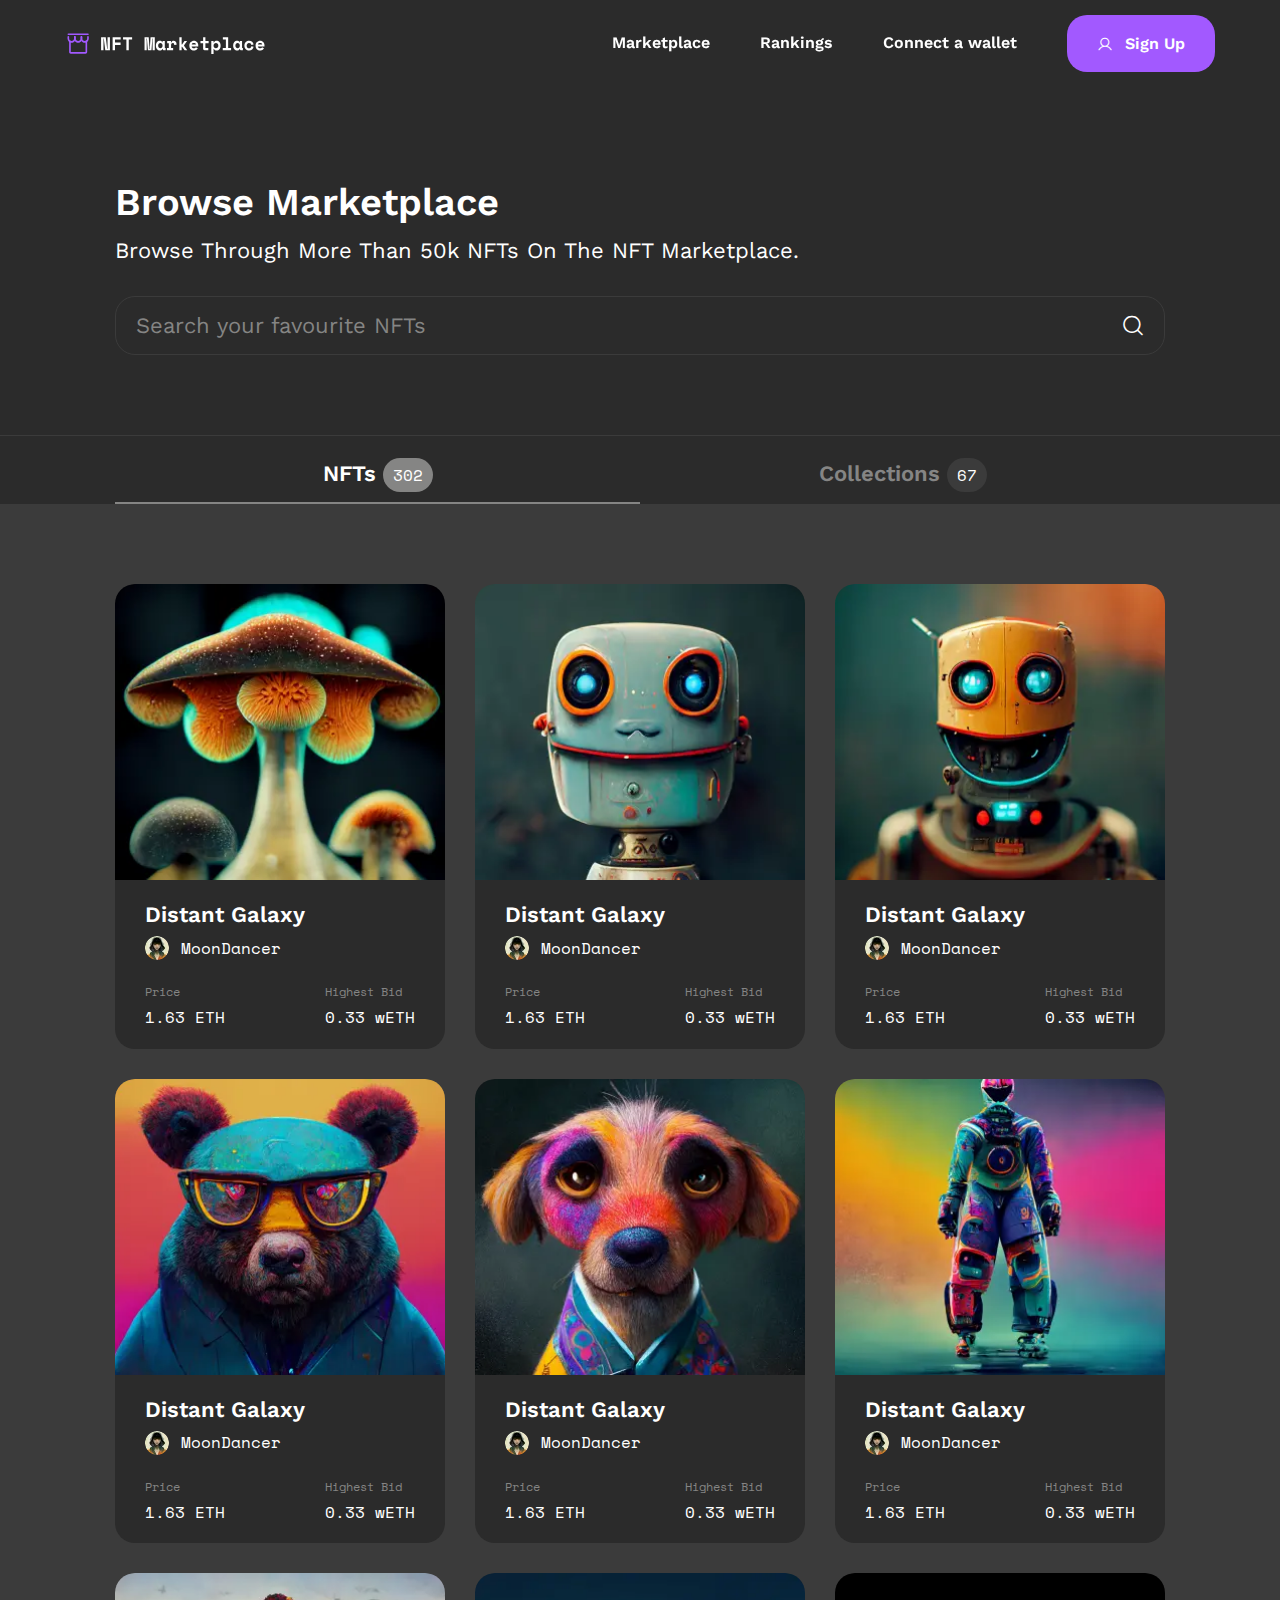
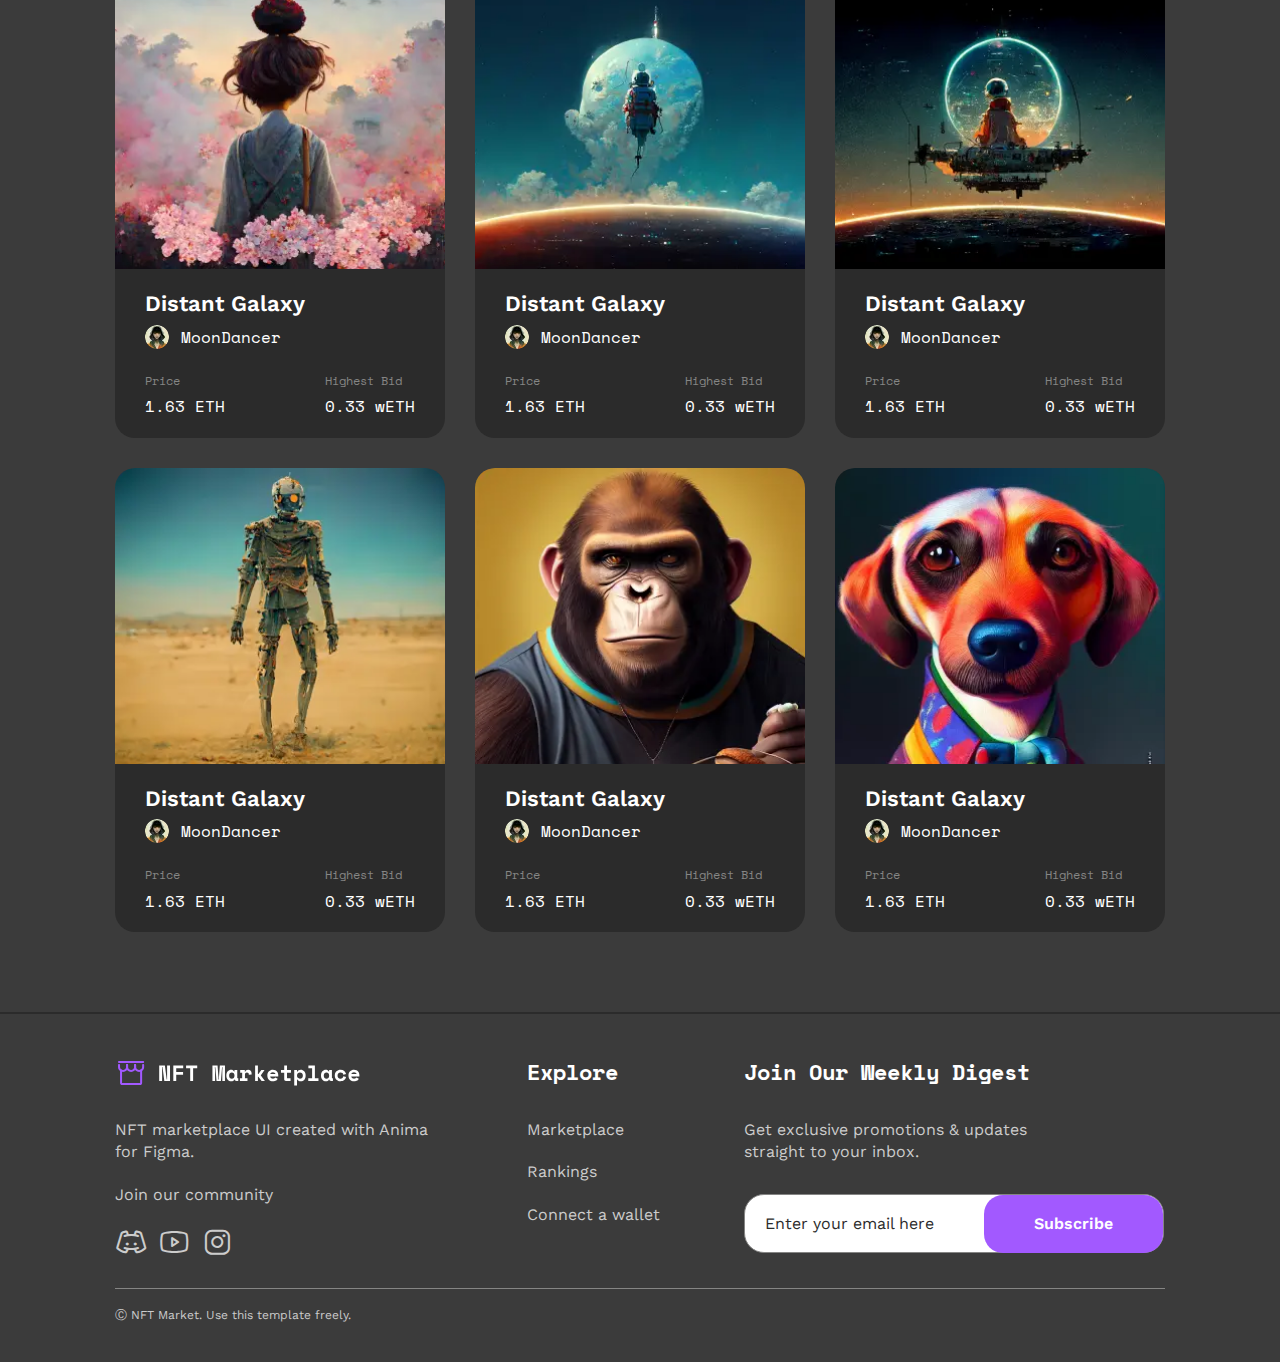
<file: marketplace.html>
<!DOCTYPE html>
<html lang="en">

<head>
	<title>Marketplace</title>
	<meta charset="UTF-8">
	<meta name="format-detection" content="telephone=no">
	<!-- <style>body{opacity: 0;}</style> -->
	<link rel="stylesheet" href="css/style.min.css?_v=20230203134901">
	<link rel="shortcut icon" href="favicon.ico">
	<!-- <meta name="robots" content="noindex, nofollow"> -->
	<meta name="viewport" content="width=device-width, initial-scale=1.0">
</head>

<body>
	<div class="wrapper">
		<header class="header">
			<div class="header__container">
				<a href="home.html" class="header__logo"><img src="img/logo.svg" alt="logo"></a>
				<div class="header__menu menu">

					<nav class="menu__body">
						<ul class="menu__list">
							<li class="menu__item"><a href="marketplace.html" class="menu__link">Marketplace</a></li>
							<li class="menu__item"><a href="rankings.html" class="menu__link">Rankings</a></li>
							<li class="menu__item"><a href="connect.html" class="menu__link">Connect a wallet</a></li>
						</ul>
						<button data-popup="#sign-up" type="button" class="menu__button button button_small _icon-user">Sign Up</button>
					</nav>

					<button type="button" class="menu__icon icon-menu"><span></span></button>

				</div>
			</div>
		</header>
		<main class="page-marketplace">
			<section class="page-marketplace__main main-page-marketplace">
				<div class="main-page-marketplace__container">
					<div class="main-page-marketplace__title title">
						<h2 class="title__item">Browse Marketplace</h2>
						<div class="title__label">Browse through more than 50k NFTs on the NFT Marketplace.</div>
					</div>
					<form class="main-page-marketplace__form" action="" method="get">
						<input class="main-page-marketplace__input" type="text" name="form[search]" data-error="Error" placeholder="Search your favourite NFTs" class="input">
						<button class="main-page-marketplace__button _icon-search" type="submit" class="button"></button>
					</form>
				</div>
			</section>
			<article class="page-marketplace__tabs tabs-page-marketplace">
				<div data-tabs class="tabs-page-marketplace__tabs">
					<div class="page-marketplace__tabs__container">
						<nav data-tabs-titles class="tabs-page-marketplace__navigation">
							<button type="button" class="tabs-page-marketplace__title _tab-active">NFTs <span>302</span></button>
							<button type="button" class="tabs-page-marketplace__title">Collections <span>67</span></button>
						</nav>
					</div>
					<div class="tabs-page-marketplace__content">
						<div data-tabs-body class="page-marketplace__tabs__container">
							<div class="tabs-page-marketplace__body">
								<div class="card">
									<div class="card__body">
										<div class="card__image-ibg"><picture><source srcset="img/marketplace/tabs/01.webp" type="image/webp"><img src="img/marketplace/tabs/01.png" alt="image"></picture></div>
										<div class="card__content card__content_dark">
											<div class="card__title">Distant Galaxy</div>
											<div class="card__user">
												<picture><source srcset="img/homepage/discover/avatars/01.webp" type="image/webp"><img src="img/homepage/discover/avatars/01.png" alt="avater" class="card__ava"></picture>
												<div class="card__name">MoonDancer</div>
											</div>
											<div class="card__stats">
												<div class="card__column">
													<div class="card__label">Price</div>
													<div class="card__meaning">1.63 ETH</div>
												</div>
												<div class="card__column">
													<div class="card__label">Highest Bid</div>
													<div class="card__meaning">0.33 wETH</div>
												</div>
											</div>
										</div>
									</div>
									<div class="card__body">
										<div class="card__image-ibg"><picture><source srcset="img/marketplace/tabs/02.webp" type="image/webp"><img src="img/marketplace/tabs/02.png" alt="image"></picture></div>
										<div class="card__content card__content_dark">
											<div class="card__title">Distant Galaxy</div>
											<div class="card__user">
												<picture><source srcset="img/homepage/discover/avatars/01.webp" type="image/webp"><img src="img/homepage/discover/avatars/01.png" alt="avater" class="card__ava"></picture>
												<div class="card__name">MoonDancer</div>
											</div>
											<div class="card__stats">
												<div class="card__column">
													<div class="card__label">Price</div>
													<div class="card__meaning">1.63 ETH</div>
												</div>
												<div class="card__column">
													<div class="card__label">Highest Bid</div>
													<div class="card__meaning">0.33 wETH</div>
												</div>
											</div>
										</div>
									</div>
									<div class="card__body">
										<div class="card__image-ibg"><picture><source srcset="img/marketplace/tabs/03.webp" type="image/webp"><img src="img/marketplace/tabs/03.png" alt="image"></picture></div>
										<div class="card__content card__content_dark">
											<div class="card__title">Distant Galaxy</div>
											<div class="card__user">
												<picture><source srcset="img/homepage/discover/avatars/01.webp" type="image/webp"><img src="img/homepage/discover/avatars/01.png" alt="avater" class="card__ava"></picture>
												<div class="card__name">MoonDancer</div>
											</div>
											<div class="card__stats">
												<div class="card__column">
													<div class="card__label">Price</div>
													<div class="card__meaning">1.63 ETH</div>
												</div>
												<div class="card__column">
													<div class="card__label">Highest Bid</div>
													<div class="card__meaning">0.33 wETH</div>
												</div>
											</div>
										</div>
									</div>
									<div class="card__body">
										<div class="card__image-ibg"><picture><source srcset="img/marketplace/tabs/04.webp" type="image/webp"><img src="img/marketplace/tabs/04.png" alt="image"></picture></div>
										<div class="card__content card__content_dark">
											<div class="card__title">Distant Galaxy</div>
											<div class="card__user">
												<picture><source srcset="img/homepage/discover/avatars/01.webp" type="image/webp"><img src="img/homepage/discover/avatars/01.png" alt="avater" class="card__ava"></picture>
												<div class="card__name">MoonDancer</div>
											</div>
											<div class="card__stats">
												<div class="card__column">
													<div class="card__label">Price</div>
													<div class="card__meaning">1.63 ETH</div>
												</div>
												<div class="card__column">
													<div class="card__label">Highest Bid</div>
													<div class="card__meaning">0.33 wETH</div>
												</div>
											</div>
										</div>
									</div>
									<div class="card__body">
										<div class="card__image-ibg"><picture><source srcset="img/marketplace/tabs/05.webp" type="image/webp"><img src="img/marketplace/tabs/05.png" alt="image"></picture></div>
										<div class="card__content card__content_dark">
											<div class="card__title">Distant Galaxy</div>
											<div class="card__user">
												<picture><source srcset="img/homepage/discover/avatars/01.webp" type="image/webp"><img src="img/homepage/discover/avatars/01.png" alt="avater" class="card__ava"></picture>
												<div class="card__name">MoonDancer</div>
											</div>
											<div class="card__stats">
												<div class="card__column">
													<div class="card__label">Price</div>
													<div class="card__meaning">1.63 ETH</div>
												</div>
												<div class="card__column">
													<div class="card__label">Highest Bid</div>
													<div class="card__meaning">0.33 wETH</div>
												</div>
											</div>
										</div>
									</div>
									<div class="card__body">
										<div class="card__image-ibg"><picture><source srcset="img/marketplace/tabs/06.webp" type="image/webp"><img src="img/marketplace/tabs/06.png" alt="image"></picture></div>
										<div class="card__content card__content_dark">
											<div class="card__title">Distant Galaxy</div>
											<div class="card__user">
												<picture><source srcset="img/homepage/discover/avatars/01.webp" type="image/webp"><img src="img/homepage/discover/avatars/01.png" alt="avater" class="card__ava"></picture>
												<div class="card__name">MoonDancer</div>
											</div>
											<div class="card__stats">
												<div class="card__column">
													<div class="card__label">Price</div>
													<div class="card__meaning">1.63 ETH</div>
												</div>
												<div class="card__column">
													<div class="card__label">Highest Bid</div>
													<div class="card__meaning">0.33 wETH</div>
												</div>
											</div>
										</div>
									</div>
									<div class="card__body">
										<div class="card__image-ibg"><picture><source srcset="img/marketplace/tabs/07.webp" type="image/webp"><img src="img/marketplace/tabs/07.png" alt="image"></picture></div>
										<div class="card__content card__content_dark">
											<div class="card__title">Distant Galaxy</div>
											<div class="card__user">
												<picture><source srcset="img/homepage/discover/avatars/01.webp" type="image/webp"><img src="img/homepage/discover/avatars/01.png" alt="avater" class="card__ava"></picture>
												<div class="card__name">MoonDancer</div>
											</div>
											<div class="card__stats">
												<div class="card__column">
													<div class="card__label">Price</div>
													<div class="card__meaning">1.63 ETH</div>
												</div>
												<div class="card__column">
													<div class="card__label">Highest Bid</div>
													<div class="card__meaning">0.33 wETH</div>
												</div>
											</div>
										</div>
									</div>
									<div class="card__body">
										<div class="card__image-ibg"><picture><source srcset="img/marketplace/tabs/08.webp" type="image/webp"><img src="img/marketplace/tabs/08.png" alt="image"></picture></div>
										<div class="card__content card__content_dark">
											<div class="card__title">Distant Galaxy</div>
											<div class="card__user">
												<picture><source srcset="img/homepage/discover/avatars/01.webp" type="image/webp"><img src="img/homepage/discover/avatars/01.png" alt="avater" class="card__ava"></picture>
												<div class="card__name">MoonDancer</div>
											</div>
											<div class="card__stats">
												<div class="card__column">
													<div class="card__label">Price</div>
													<div class="card__meaning">1.63 ETH</div>
												</div>
												<div class="card__column">
													<div class="card__label">Highest Bid</div>
													<div class="card__meaning">0.33 wETH</div>
												</div>
											</div>
										</div>
									</div>
									<div class="card__body">
										<div class="card__image-ibg"><picture><source srcset="img/marketplace/tabs/09.webp" type="image/webp"><img src="img/marketplace/tabs/09.png" alt="image"></picture></div>
										<div class="card__content card__content_dark">
											<div class="card__title">Distant Galaxy</div>
											<div class="card__user">
												<picture><source srcset="img/homepage/discover/avatars/01.webp" type="image/webp"><img src="img/homepage/discover/avatars/01.png" alt="avater" class="card__ava"></picture>
												<div class="card__name">MoonDancer</div>
											</div>
											<div class="card__stats">
												<div class="card__column">
													<div class="card__label">Price</div>
													<div class="card__meaning">1.63 ETH</div>
												</div>
												<div class="card__column">
													<div class="card__label">Highest Bid</div>
													<div class="card__meaning">0.33 wETH</div>
												</div>
											</div>
										</div>
									</div>
									<div class="card__body">
										<div class="card__image-ibg"><picture><source srcset="img/marketplace/tabs/10.webp" type="image/webp"><img src="img/marketplace/tabs/10.png" alt="image"></picture></div>
										<div class="card__content card__content_dark">
											<div class="card__title">Distant Galaxy</div>
											<div class="card__user">
												<picture><source srcset="img/homepage/discover/avatars/01.webp" type="image/webp"><img src="img/homepage/discover/avatars/01.png" alt="avater" class="card__ava"></picture>
												<div class="card__name">MoonDancer</div>
											</div>
											<div class="card__stats">
												<div class="card__column">
													<div class="card__label">Price</div>
													<div class="card__meaning">1.63 ETH</div>
												</div>
												<div class="card__column">
													<div class="card__label">Highest Bid</div>
													<div class="card__meaning">0.33 wETH</div>
												</div>
											</div>
										</div>
									</div>
									<div class="card__body">
										<div class="card__image-ibg"><picture><source srcset="img/marketplace/tabs/11.webp" type="image/webp"><img src="img/marketplace/tabs/11.png" alt="image"></picture></div>
										<div class="card__content card__content_dark">
											<div class="card__title">Distant Galaxy</div>
											<div class="card__user">
												<picture><source srcset="img/homepage/discover/avatars/01.webp" type="image/webp"><img src="img/homepage/discover/avatars/01.png" alt="avater" class="card__ava"></picture>
												<div class="card__name">MoonDancer</div>
											</div>
											<div class="card__stats">
												<div class="card__column">
													<div class="card__label">Price</div>
													<div class="card__meaning">1.63 ETH</div>
												</div>
												<div class="card__column">
													<div class="card__label">Highest Bid</div>
													<div class="card__meaning">0.33 wETH</div>
												</div>
											</div>
										</div>
									</div>
									<div class="card__body">
										<div class="card__image-ibg"><picture><source srcset="img/marketplace/tabs/12.webp" type="image/webp"><img src="img/marketplace/tabs/12.png" alt="image"></picture></div>
										<div class="card__content card__content_dark">
											<div class="card__title">Distant Galaxy</div>
											<div class="card__user">
												<picture><source srcset="img/homepage/discover/avatars/01.webp" type="image/webp"><img src="img/homepage/discover/avatars/01.png" alt="avater" class="card__ava"></picture>
												<div class="card__name">MoonDancer</div>
											</div>
											<div class="card__stats">
												<div class="card__column">
													<div class="card__label">Price</div>
													<div class="card__meaning">1.63 ETH</div>
												</div>
												<div class="card__column">
													<div class="card__label">Highest Bid</div>
													<div class="card__meaning">0.33 wETH</div>
												</div>
											</div>
										</div>
									</div>
								</div>
							</div>
							<div class="tabs-page-marketplace__body">
								<div class="card">
									<div class="card__body">
										<div class="card__image-ibg"><picture><source srcset="img/marketplace/tabs/07.webp" type="image/webp"><img src="img/marketplace/tabs/07.png" alt="image"></picture></div>
										<div class="card__content card__content_dark">
											<div class="card__title">Distant Galaxy</div>
											<div class="card__user">
												<picture><source srcset="img/homepage/discover/avatars/01.webp" type="image/webp"><img src="img/homepage/discover/avatars/01.png" alt="avater" class="card__ava"></picture>
												<div class="card__name">MoonDancer</div>
											</div>
											<div class="card__stats">
												<div class="card__column">
													<div class="card__label">Price</div>
													<div class="card__meaning">1.63 ETH</div>
												</div>
												<div class="card__column">
													<div class="card__label">Highest Bid</div>
													<div class="card__meaning">0.33 wETH</div>
												</div>
											</div>
										</div>
									</div>
									<div class="card__body">
										<div class="card__image-ibg"><picture><source srcset="img/marketplace/tabs/08.webp" type="image/webp"><img src="img/marketplace/tabs/08.png" alt="image"></picture></div>
										<div class="card__content card__content_dark">
											<div class="card__title">Distant Galaxy</div>
											<div class="card__user">
												<picture><source srcset="img/homepage/discover/avatars/01.webp" type="image/webp"><img src="img/homepage/discover/avatars/01.png" alt="avater" class="card__ava"></picture>
												<div class="card__name">MoonDancer</div>
											</div>
											<div class="card__stats">
												<div class="card__column">
													<div class="card__label">Price</div>
													<div class="card__meaning">1.63 ETH</div>
												</div>
												<div class="card__column">
													<div class="card__label">Highest Bid</div>
													<div class="card__meaning">0.33 wETH</div>
												</div>
											</div>
										</div>
									</div>
									<div class="card__body">
										<div class="card__image-ibg"><picture><source srcset="img/marketplace/tabs/09.webp" type="image/webp"><img src="img/marketplace/tabs/09.png" alt="image"></picture></div>
										<div class="card__content card__content_dark">
											<div class="card__title">Distant Galaxy</div>
											<div class="card__user">
												<picture><source srcset="img/homepage/discover/avatars/01.webp" type="image/webp"><img src="img/homepage/discover/avatars/01.png" alt="avater" class="card__ava"></picture>
												<div class="card__name">MoonDancer</div>
											</div>
											<div class="card__stats">
												<div class="card__column">
													<div class="card__label">Price</div>
													<div class="card__meaning">1.63 ETH</div>
												</div>
												<div class="card__column">
													<div class="card__label">Highest Bid</div>
													<div class="card__meaning">0.33 wETH</div>
												</div>
											</div>
										</div>
									</div>
									<div class="card__body">
										<div class="card__image-ibg"><picture><source srcset="img/marketplace/tabs/10.webp" type="image/webp"><img src="img/marketplace/tabs/10.png" alt="image"></picture></div>
										<div class="card__content card__content_dark">
											<div class="card__title">Distant Galaxy</div>
											<div class="card__user">
												<picture><source srcset="img/homepage/discover/avatars/01.webp" type="image/webp"><img src="img/homepage/discover/avatars/01.png" alt="avater" class="card__ava"></picture>
												<div class="card__name">MoonDancer</div>
											</div>
											<div class="card__stats">
												<div class="card__column">
													<div class="card__label">Price</div>
													<div class="card__meaning">1.63 ETH</div>
												</div>
												<div class="card__column">
													<div class="card__label">Highest Bid</div>
													<div class="card__meaning">0.33 wETH</div>
												</div>
											</div>
										</div>
									</div>
									<div class="card__body">
										<div class="card__image-ibg"><picture><source srcset="img/marketplace/tabs/11.webp" type="image/webp"><img src="img/marketplace/tabs/11.png" alt="image"></picture></div>
										<div class="card__content card__content_dark">
											<div class="card__title">Distant Galaxy</div>
											<div class="card__user">
												<picture><source srcset="img/homepage/discover/avatars/01.webp" type="image/webp"><img src="img/homepage/discover/avatars/01.png" alt="avater" class="card__ava"></picture>
												<div class="card__name">MoonDancer</div>
											</div>
											<div class="card__stats">
												<div class="card__column">
													<div class="card__label">Price</div>
													<div class="card__meaning">1.63 ETH</div>
												</div>
												<div class="card__column">
													<div class="card__label">Highest Bid</div>
													<div class="card__meaning">0.33 wETH</div>
												</div>
											</div>
										</div>
									</div>
									<div class="card__body">
										<div class="card__image-ibg"><picture><source srcset="img/marketplace/tabs/12.webp" type="image/webp"><img src="img/marketplace/tabs/12.png" alt="image"></picture></div>
										<div class="card__content card__content_dark">
											<div class="card__title">Distant Galaxy</div>
											<div class="card__user">
												<picture><source srcset="img/homepage/discover/avatars/01.webp" type="image/webp"><img src="img/homepage/discover/avatars/01.png" alt="avater" class="card__ava"></picture>
												<div class="card__name">MoonDancer</div>
											</div>
											<div class="card__stats">
												<div class="card__column">
													<div class="card__label">Price</div>
													<div class="card__meaning">1.63 ETH</div>
												</div>
												<div class="card__column">
													<div class="card__label">Highest Bid</div>
													<div class="card__meaning">0.33 wETH</div>
												</div>
											</div>
										</div>
									</div>
								</div>
							</div>
						</div>
					</div>
				</div>
			</article>
		</main>
		<footer class="footer">
			<div class="footer__container">
				<div class="footer__row">
					<div class="footer__column">
						<a href="" class="footer__logo"><img src="img/logo.svg" alt="logo"></a>
						<ul class="footer__list">
							<li class="footer__item">NFT marketplace UI created with Anima for Figma.</li>
							<li class="footer__item">Join our community</li>
							<li class="footer__item">
								<div class="footer__socials">
									<a href="" class="footer__social _icon-discord"></a>
									<a href="" class="footer__social _icon-youtube"></a>
									<a href="" class="footer__social _icon-instagram"></a>
								</div>
							</li>
						</ul>
					</div>
					<div class="footer__column">
						<div class="footer__title">Explore</div>
						<ul class="footer__list">
							<li class="footer__item"><a href="">Marketplace</a></li>
							<li class="footer__item"><a href="">Rankings</a></li>
							<li class="footer__item"><a href="">Connect a wallet</a></li>
						</ul>
					</div>
					<div class="footer__column">
						<div class="footer__title">Join our weekly digest</div>
						<ul class="footer__list">
							<li class="footer__item">Get exclusive promotions & updates straight to your inbox.</li>
						</ul>
						<form class="footer__form" action="#" method="get">
							<input type="email" name="form[subscribe]" data-error="Error" placeholder="Enter your email here" class="footer__input">
							<button type="submit" class="footer__button button button_big">Subscribe</button>
						</form>
					</div>
				</div>
				<div class="footer__bottom">
					<p>Ⓒ NFT Market. Use this template freely.</p>
				</div>
			</div>
		</footer>

	</div>
	<div id="sign-up" aria-hidden="true" class="popup">
		<div class="popup__wrapper">
			<div class="popup__content">
				<button data-close type="button" class="popup__close "><span class="_icon-plus"></span></button>
				<div class="popup__text sign-up">
					<div class="sign-up__body">
						<div class="sign-up__image-ibg"><picture><source srcset="img/sign-up/01.webp" type="image/webp"><img src="img/sign-up/01.jpg" alt="picture"></picture></div>
						<div class="sign-up__content">
							<div data-tabs class="sign-up__tabs tabs-sign-up">
								<nav data-tabs-titles class="tabs-sign-up__navigation">
									<button type="button" class="tabs-sign-up__title _tab-active">Sign Up</button>
									<button type="button" class="tabs-sign-up__title">Sign In</button>
								</nav>
								<div data-tabs-body class="tabs-sign-up__content">
									<div class="tabs-sign-up__body">
										<div class="tabs-sign-up__column">
											<div class="tabs-sign-up__label">Create account</div>
											<div class="tabs-sign-up__text">Welcome! enter your details and start creating, collecting and selling NFTs.</div>
											<form class="tabs-sign-up__form" action="#" method="POST">
												<div class="tabs-sign-up__item">
													<label for="sign-up-i-1" class="_icon-user"></label>
													<input id="sign-up-i-1" required type="text" name="form[sign-up]" data-error="Error" placeholder="Username" class="tabs-sign-up__input ">
												</div>
												<div class="tabs-sign-up__item">
													<label for="sign-up-i-2" class="_icon-mail"></label>
													<input id="sign-up-i-2" required type="email" name="form[sign-up]" data-error="Error" placeholder="Email Address" class="tabs-sign-up__input">
												</div>
												<div class="tabs-sign-up__item">
													<label for="sign-up-i-3" class="_icon-lock"></label>
													<input id="sign-up-i-3" required type="password" name="form[sign-up]" data-error="Error" placeholder="Password" class="tabs-sign-up__input">
												</div>
												<div class="tabs-sign-up__item">
													<label for="sign-up-i-4" class="_icon-lock"></label>
													<input id="sign-up-i-4" required type="password" name="form[sign-up]" data-error="Error" placeholder="Confirm Password" class="tabs-sign-up__input">
												</div>
												<button type="submit" class="tabs-sign-up__button button">Create account</button>
											</form>
										</div>
									</div>
									<div class="tabs-sign-up__body">
										<div class="tabs-sign-up__column">
											<div class="tabs-sign-up__label">Log in to your account</div>
											<div class="tabs-sign-up__text">Welcome! enter your details and start creating, collecting and selling NFTs.</div>
											<form class="tabs-sign-up__form" action="#" method="POST">
												<div class="tabs-sign-up__item">
													<label for="sign-up-i-1" class="_icon-user"></label>
													<input id="sign-up-i-1" required type="text" name="form[sign-up]" data-error="Error" placeholder="Username or Email" class="tabs-sign-up__input ">
												</div>
												<div class="tabs-sign-up__item">
													<label for="sign-up-i-3" class="_icon-lock"></label>
													<input id="sign-up-i-3" required type="password" name="form[sign-up]" data-error="Error" placeholder="Password" class="tabs-sign-up__input">
												</div>

												<button type="submit" class="tabs-sign-up__button button">Login</button>
											</form>
										</div>
									</div>
								</div>
							</div>
						</div>
					</div>
				</div>
			</div>
		</div>
	</div>
	<script src="js/app.min.js?_v=20230203134901"></script>
</body>

</html>
</file>
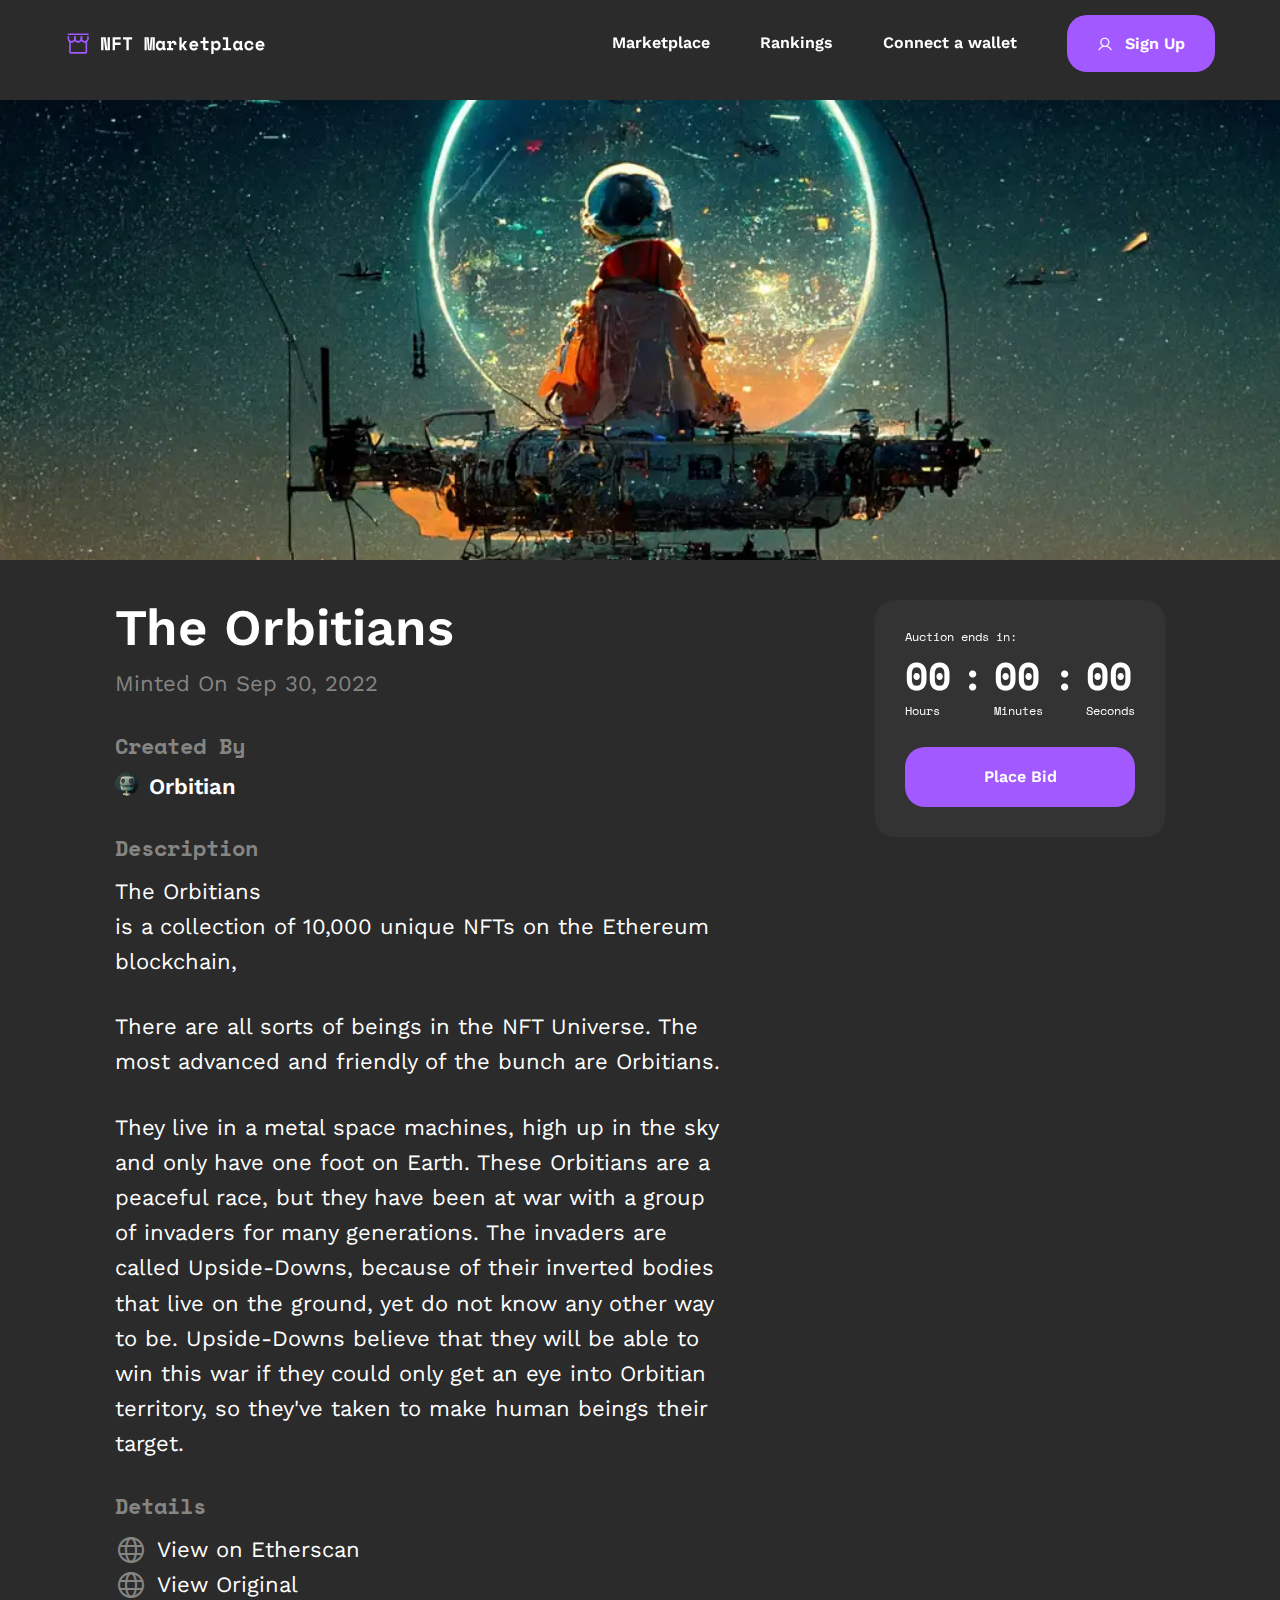
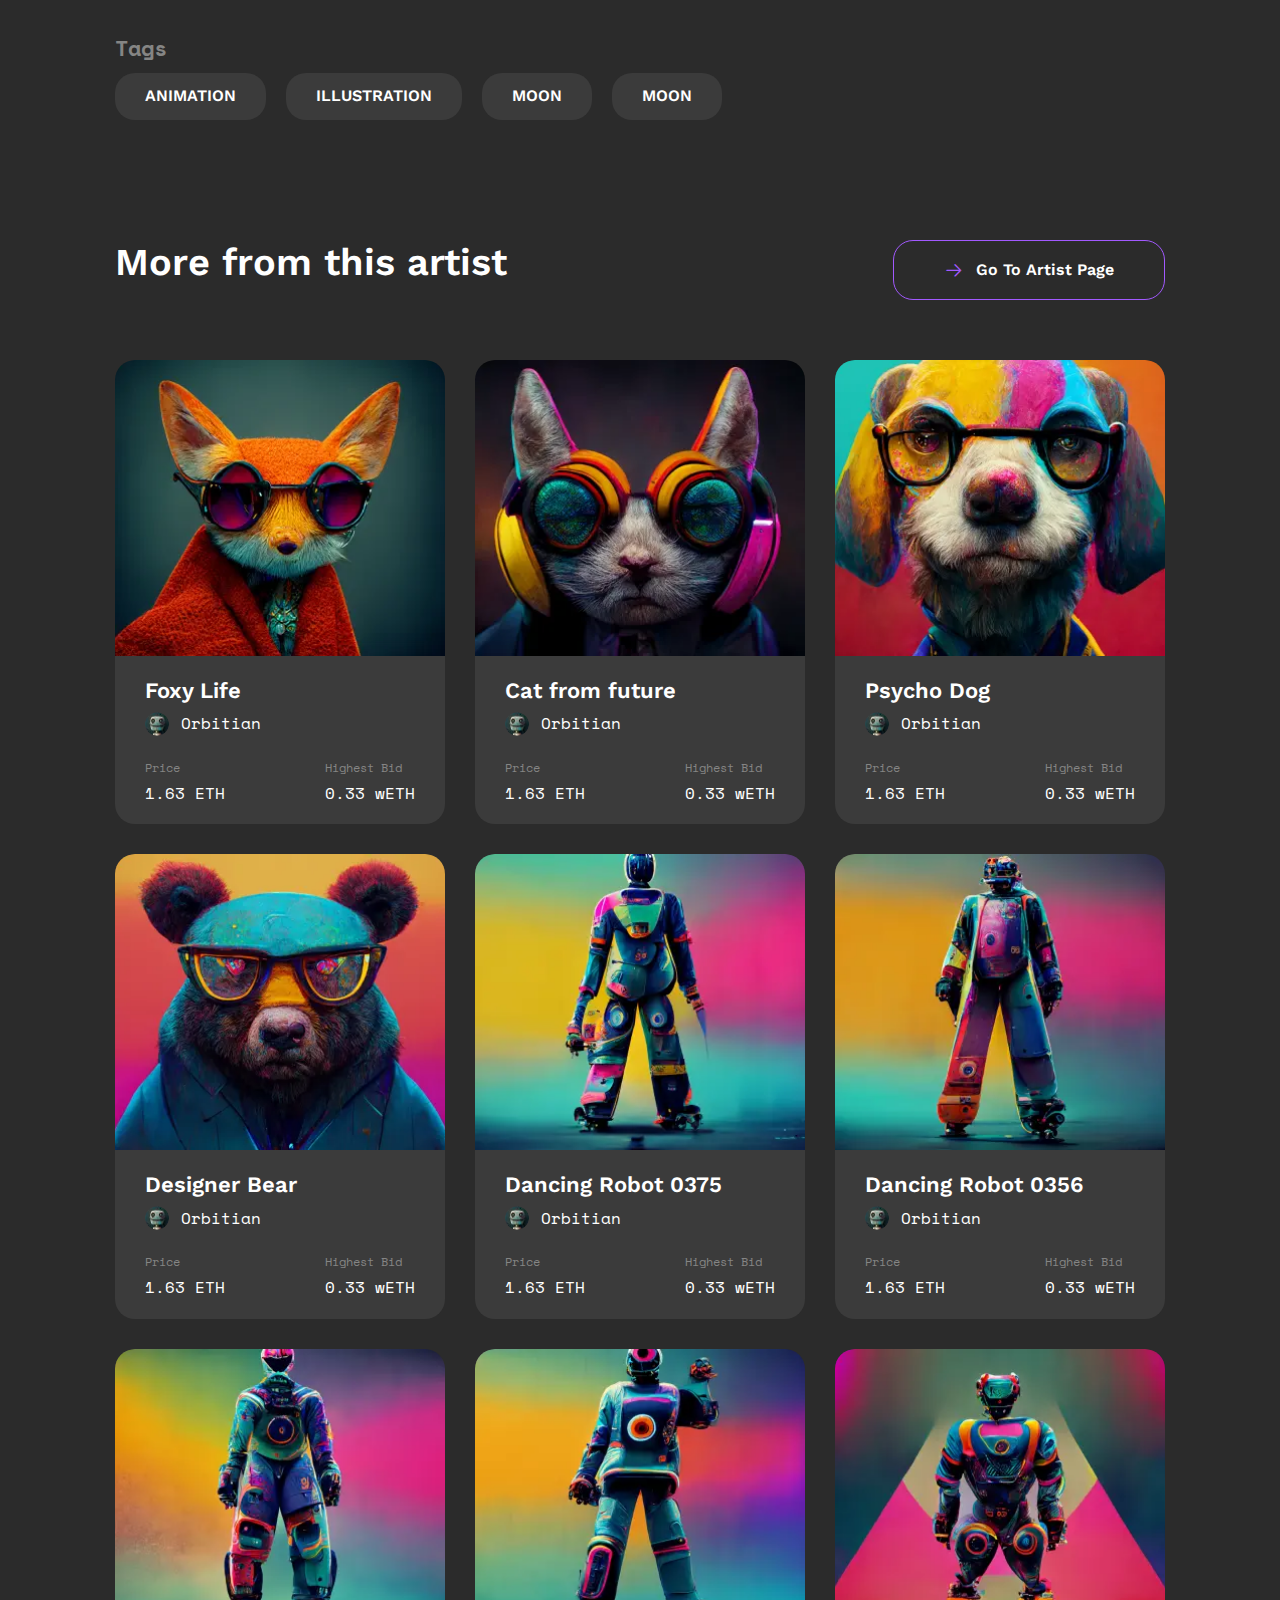
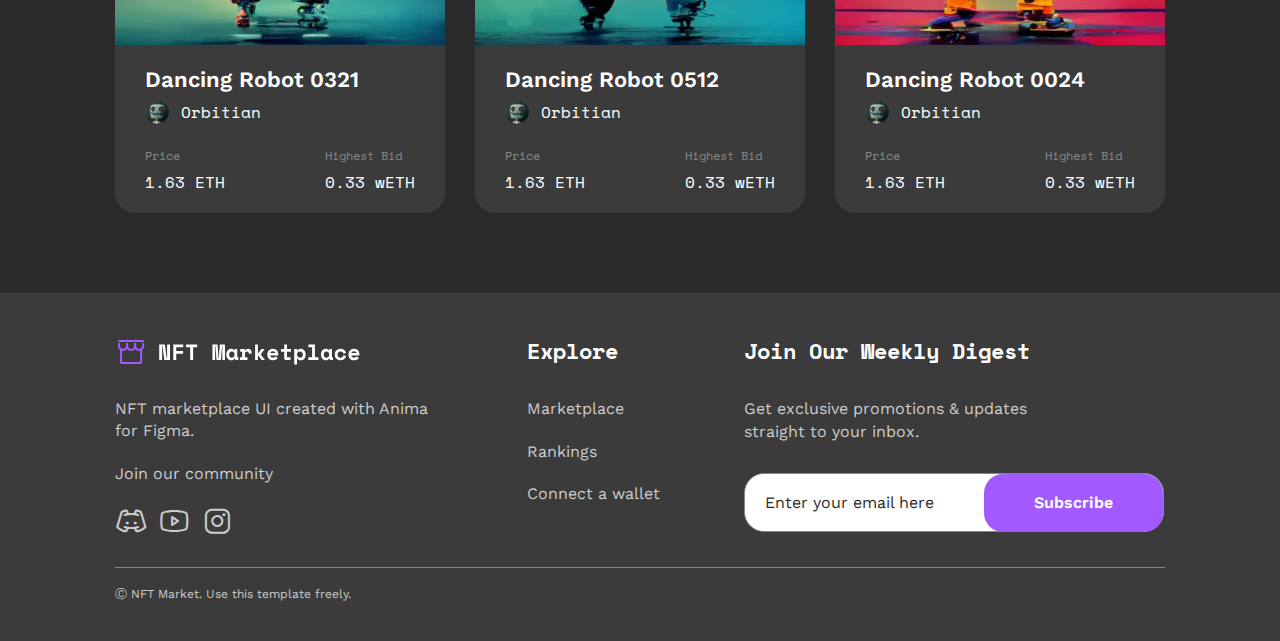
<file: nft.html>
<!DOCTYPE html>
<html lang="en">

<head>
	<title>NftPage</title>
	<meta charset="UTF-8">
	<meta name="format-detection" content="telephone=no">
	<!-- <style>body{opacity: 0;}</style> -->
	<link rel="stylesheet" href="css/style.min.css?_v=20230203134901">
	<link rel="shortcut icon" href="favicon.ico">
	<!-- <meta name="robots" content="noindex, nofollow"> -->
	<meta name="viewport" content="width=device-width, initial-scale=1.0">
</head>

<body>
	<div class="wrapper">
		<header class="header">
			<div class="header__container">
				<a href="home.html" class="header__logo"><img src="img/logo.svg" alt="logo"></a>
				<div class="header__menu menu">

					<nav class="menu__body">
						<ul class="menu__list">
							<li class="menu__item"><a href="marketplace.html" class="menu__link">Marketplace</a></li>
							<li class="menu__item"><a href="rankings.html" class="menu__link">Rankings</a></li>
							<li class="menu__item"><a href="connect.html" class="menu__link">Connect a wallet</a></li>
						</ul>
						<button data-popup="#sign-up" type="button" class="menu__button button button_small _icon-user">Sign Up</button>
					</nav>

					<button type="button" class="menu__icon icon-menu"><span></span></button>

				</div>
			</div>
		</header>
		<main class="page-nft">
			<section class="page-nft__main main-page-nft">
				<picture><source srcset="img/nft/background.webp" type="image/webp"><img class="main-page-nft__background" src="img/nft/background.png" alt="background"></picture>
				<div class="main-page-nft__container">
					<div class="main-page-nft__body">
						<div class="main-page-nft__content">
							<ul class="main-page-nft__list">
								<li id="da-1" class="main-page-nft__item">
									<h1 class="main-page-nft__title">The Orbitians</h1>
									<div class="main-page-nft__subtitle">Minted on Sep 30, 2022</div>
								</li>
								<li class="main-page-nft__item">
									<div class="main-page-nft__label">Created By</div>
									<div class="main-page-nft__user">
										<picture><source srcset="img/nft/ava.webp" type="image/webp"><img class="main-page-nft__ava" src="img/nft/ava.png" alt="avatar"></picture>
										<div class="main-page-nft__name">Orbitian</div>
									</div>
								</li>
								<li class="main-page-nft__item">
									<div class="main-page-nft__label">Description</div>
									<div class="main-page-nft__text">
										<p>The Orbitians <br> is a collection of 10,000 unique NFTs on the Ethereum blockchain,</p>
										<p>There are all sorts of beings in the NFT Universe. The most advanced and friendly of the bunch are Orbitians.</p>
										<p>They live in a metal space machines, high up in the sky and only have one foot on Earth.
											These Orbitians are a peaceful race, but they have been at war with a group of invaders for many generations. The invaders are called Upside-Downs, because of their inverted bodies that live on the ground, yet do not know any other way to be. Upside-Downs believe that they will be able to win this war if they could only get an eye into Orbitian territory, so they've taken to make human beings their target.</p>
									</div>
								</li>
								<li class="main-page-nft__item">
									<div class="main-page-nft__label">Details</div>
									<a href="" class="main-page-nft__site"><span class="_icon-globe"></span>View on Etherscan</a>
									<a href="" class="main-page-nft__site"><span class="_icon-globe"></span>View Original</a>
								</li>
								<li class="main-page-nft__item">
									<div class="main-page-nft__label">Tags</div>
									<div class="main-page-nft__tags">
										<a href="" class="main-page-nft__tag">Animation</a>
										<a href="" class="main-page-nft__tag">illustration</a>
										<a href="" class="main-page-nft__tag">moon</a>
										<a href="" class="main-page-nft__tag">moon</a>
									</div>
								</li>
							</ul>
						</div>
						<div id="countdown" data-da="#da-1, 768" class="main-page-nft__countdown countdown">
							<div class="countdown__text">Auction ends in:</div>
							<div class="countdown__body">
								<!-- <div class="countdown__number">
										<span class="days countdown__time"></span>
										<span class="countdown__text">Days</span>
									</div> -->
								<div class="countdown__number">
									<span class="hours countdown__time"></span>
									<span class="countdown__text">Hours</span>
								</div>
								<span class="countdown__time">:</span>
								<div class="countdown__number">
									<span class="minutes countdown__time"></span>
									<span class="countdown__text">Minutes</span>
								</div>
								<span class="countdown__time">:</span>
								<div class="countdown__number">
									<span class="seconds countdown__time"></span>
									<span class="countdown__text">Seconds</span>
								</div>
							</div>
							<button class="countdown__button button">Place Bid</button>
						</div>
					</div>
				</div>
			</section>
			<section class="page-nft__artist artist-page-nft">
				<div class="artist-page-nft__container">
					<div class="artist-page-nft__header">
						<div class="title">
							<h2 class="title__item">More from this artist</h2>
						</div>
						<a data-da=".artist-page-nft__content, 767" href="artist.html" class="artist-page-nft__button button-border button_big"><span class="_icon-arrow-right"></span>Go To Artist Page</a>
					</div>
					<div class="artist-page-nft__content">
						<div class="artist-page-nft__card card">
							<div class="card__body">
								<div class="card__image-ibg"><picture><source srcset="img/nft/artist/01.webp" type="image/webp"><img src="img/nft/artist/01.png" alt="image"></picture></div>
								<div class="card__content">
									<div class="card__title">Foxy Life</div>
									<div class="card__user">
										<picture><source srcset="img/nft/ava.webp" type="image/webp"><img src="img/nft/ava.png" alt="avater" class="card__ava"></picture>
										<div class="card__name">Orbitian</div>
									</div>
									<div class="card__stats">
										<div class="card__column">
											<div class="card__label">Price</div>
											<div class="card__meaning">1.63 ETH</div>
										</div>
										<div class="card__column">
											<div class="card__label">Highest Bid</div>
											<div class="card__meaning">0.33 wETH</div>
										</div>
									</div>
								</div>
							</div>
							<div class="card__body">
								<div class="card__image-ibg"><picture><source srcset="img/nft/artist/02.webp" type="image/webp"><img src="img/nft/artist/02.png" alt="image"></picture></div>
								<div class="card__content">
									<div class="card__title">Cat from future</div>
									<div class="card__user">
										<picture><source srcset="img/nft/ava.webp" type="image/webp"><img src="img/nft/ava.png" alt="avater" class="card__ava"></picture>
										<div class="card__name">Orbitian</div>
									</div>
									<div class="card__stats">
										<div class="card__column">
											<div class="card__label">Price</div>
											<div class="card__meaning">1.63 ETH</div>
										</div>
										<div class="card__column">
											<div class="card__label">Highest Bid</div>
											<div class="card__meaning">0.33 wETH</div>
										</div>
									</div>
								</div>
							</div>
							<div class="card__body">
								<div class="card__image-ibg"><picture><source srcset="img/nft/artist/03.webp" type="image/webp"><img src="img/nft/artist/03.png" alt="image"></picture></div>
								<div class="card__content">
									<div class="card__title">Psycho Dog</div>
									<div class="card__user">
										<picture><source srcset="img/nft/ava.webp" type="image/webp"><img src="img/nft/ava.png" alt="avater" class="card__ava"></picture>
										<div class="card__name">Orbitian</div>
									</div>
									<div class="card__stats">
										<div class="card__column">
											<div class="card__label">Price</div>
											<div class="card__meaning">1.63 ETH</div>
										</div>
										<div class="card__column">
											<div class="card__label">Highest Bid</div>
											<div class="card__meaning">0.33 wETH</div>
										</div>
									</div>
								</div>
							</div>
							<div class="card__body">
								<div class="card__image-ibg"><picture><source srcset="img/nft/artist/04.webp" type="image/webp"><img src="img/nft/artist/04.png" alt="image"></picture></div>
								<div class="card__content">
									<div class="card__title">Designer Bear</div>
									<div class="card__user">
										<picture><source srcset="img/nft/ava.webp" type="image/webp"><img src="img/nft/ava.png" alt="avater" class="card__ava"></picture>
										<div class="card__name">Orbitian</div>
									</div>
									<div class="card__stats">
										<div class="card__column">
											<div class="card__label">Price</div>
											<div class="card__meaning">1.63 ETH</div>
										</div>
										<div class="card__column">
											<div class="card__label">Highest Bid</div>
											<div class="card__meaning">0.33 wETH</div>
										</div>
									</div>
								</div>
							</div>
							<div class="card__body">
								<div class="card__image-ibg"><picture><source srcset="img/nft/artist/05.webp" type="image/webp"><img src="img/nft/artist/05.png" alt="image"></picture></div>
								<div class="card__content">
									<div class="card__title">Dancing Robot 0375</div>
									<div class="card__user">
										<picture><source srcset="img/nft/ava.webp" type="image/webp"><img src="img/nft/ava.png" alt="avater" class="card__ava"></picture>
										<div class="card__name">Orbitian</div>
									</div>
									<div class="card__stats">
										<div class="card__column">
											<div class="card__label">Price</div>
											<div class="card__meaning">1.63 ETH</div>
										</div>
										<div class="card__column">
											<div class="card__label">Highest Bid</div>
											<div class="card__meaning">0.33 wETH</div>
										</div>
									</div>
								</div>
							</div>
							<div class="card__body">
								<div class="card__image-ibg"><picture><source srcset="img/nft/artist/06.webp" type="image/webp"><img src="img/nft/artist/06.png" alt="image"></picture></div>
								<div class="card__content">
									<div class="card__title">Dancing Robot 0356</div>
									<div class="card__user">
										<picture><source srcset="img/nft/ava.webp" type="image/webp"><img src="img/nft/ava.png" alt="avater" class="card__ava"></picture>
										<div class="card__name">Orbitian</div>
									</div>
									<div class="card__stats">
										<div class="card__column">
											<div class="card__label">Price</div>
											<div class="card__meaning">1.63 ETH</div>
										</div>
										<div class="card__column">
											<div class="card__label">Highest Bid</div>
											<div class="card__meaning">0.33 wETH</div>
										</div>
									</div>
								</div>
							</div>
							<div class="card__body">
								<div class="card__image-ibg"><picture><source srcset="img/nft/artist/07.webp" type="image/webp"><img src="img/nft/artist/07.png" alt="image"></picture></div>
								<div class="card__content">
									<div class="card__title">Dancing Robot 0321</div>
									<div class="card__user">
										<picture><source srcset="img/nft/ava.webp" type="image/webp"><img src="img/nft/ava.png" alt="avater" class="card__ava"></picture>
										<div class="card__name">Orbitian</div>
									</div>
									<div class="card__stats">
										<div class="card__column">
											<div class="card__label">Price</div>
											<div class="card__meaning">1.63 ETH</div>
										</div>
										<div class="card__column">
											<div class="card__label">Highest Bid</div>
											<div class="card__meaning">0.33 wETH</div>
										</div>
									</div>
								</div>
							</div>
							<div class="card__body">
								<div class="card__image-ibg"><picture><source srcset="img/nft/artist/08.webp" type="image/webp"><img src="img/nft/artist/08.png" alt="image"></picture></div>
								<div class="card__content">
									<div class="card__title">Dancing Robot 0512</div>
									<div class="card__user">
										<picture><source srcset="img/nft/ava.webp" type="image/webp"><img src="img/nft/ava.png" alt="avater" class="card__ava"></picture>
										<div class="card__name">Orbitian</div>
									</div>
									<div class="card__stats">
										<div class="card__column">
											<div class="card__label">Price</div>
											<div class="card__meaning">1.63 ETH</div>
										</div>
										<div class="card__column">
											<div class="card__label">Highest Bid</div>
											<div class="card__meaning">0.33 wETH</div>
										</div>
									</div>
								</div>
							</div>
							<div class="card__body">
								<div class="card__image-ibg"><picture><source srcset="img/nft/artist/09.webp" type="image/webp"><img src="img/nft/artist/09.png" alt="image"></picture></div>
								<div class="card__content">
									<div class="card__title">Dancing Robot 0024</div>
									<div class="card__user">
										<picture><source srcset="img/nft/ava.webp" type="image/webp"><img src="img/nft/ava.png" alt="avater" class="card__ava"></picture>
										<div class="card__name">Orbitian</div>
									</div>
									<div class="card__stats">
										<div class="card__column">
											<div class="card__label">Price</div>
											<div class="card__meaning">1.63 ETH</div>
										</div>
										<div class="card__column">
											<div class="card__label">Highest Bid</div>
											<div class="card__meaning">0.33 wETH</div>
										</div>
									</div>
								</div>
							</div>
						</div>
					</div>
				</div>
			</section>
		</main>
		<footer class="footer">
			<div class="footer__container">
				<div class="footer__row">
					<div class="footer__column">
						<a href="" class="footer__logo"><img src="img/logo.svg" alt="logo"></a>
						<ul class="footer__list">
							<li class="footer__item">NFT marketplace UI created with Anima for Figma.</li>
							<li class="footer__item">Join our community</li>
							<li class="footer__item">
								<div class="footer__socials">
									<a href="" class="footer__social _icon-discord"></a>
									<a href="" class="footer__social _icon-youtube"></a>
									<a href="" class="footer__social _icon-instagram"></a>
								</div>
							</li>
						</ul>
					</div>
					<div class="footer__column">
						<div class="footer__title">Explore</div>
						<ul class="footer__list">
							<li class="footer__item"><a href="">Marketplace</a></li>
							<li class="footer__item"><a href="">Rankings</a></li>
							<li class="footer__item"><a href="">Connect a wallet</a></li>
						</ul>
					</div>
					<div class="footer__column">
						<div class="footer__title">Join our weekly digest</div>
						<ul class="footer__list">
							<li class="footer__item">Get exclusive promotions & updates straight to your inbox.</li>
						</ul>
						<form class="footer__form" action="#" method="get">
							<input type="email" name="form[subscribe]" data-error="Error" placeholder="Enter your email here" class="footer__input">
							<button type="submit" class="footer__button button button_big">Subscribe</button>
						</form>
					</div>
				</div>
				<div class="footer__bottom">
					<p>Ⓒ NFT Market. Use this template freely.</p>
				</div>
			</div>
		</footer>

	</div>
	<div id="sign-up" aria-hidden="true" class="popup">
		<div class="popup__wrapper">
			<div class="popup__content">
				<button data-close type="button" class="popup__close "><span class="_icon-plus"></span></button>
				<div class="popup__text sign-up">
					<div class="sign-up__body">
						<div class="sign-up__image-ibg"><picture><source srcset="img/sign-up/01.webp" type="image/webp"><img src="img/sign-up/01.jpg" alt="picture"></picture></div>
						<div class="sign-up__content">
							<div data-tabs class="sign-up__tabs tabs-sign-up">
								<nav data-tabs-titles class="tabs-sign-up__navigation">
									<button type="button" class="tabs-sign-up__title _tab-active">Sign Up</button>
									<button type="button" class="tabs-sign-up__title">Sign In</button>
								</nav>
								<div data-tabs-body class="tabs-sign-up__content">
									<div class="tabs-sign-up__body">
										<div class="tabs-sign-up__column">
											<div class="tabs-sign-up__label">Create account</div>
											<div class="tabs-sign-up__text">Welcome! enter your details and start creating, collecting and selling NFTs.</div>
											<form class="tabs-sign-up__form" action="#" method="POST">
												<div class="tabs-sign-up__item">
													<label for="sign-up-i-1" class="_icon-user"></label>
													<input id="sign-up-i-1" required type="text" name="form[sign-up]" data-error="Error" placeholder="Username" class="tabs-sign-up__input ">
												</div>
												<div class="tabs-sign-up__item">
													<label for="sign-up-i-2" class="_icon-mail"></label>
													<input id="sign-up-i-2" required type="email" name="form[sign-up]" data-error="Error" placeholder="Email Address" class="tabs-sign-up__input">
												</div>
												<div class="tabs-sign-up__item">
													<label for="sign-up-i-3" class="_icon-lock"></label>
													<input id="sign-up-i-3" required type="password" name="form[sign-up]" data-error="Error" placeholder="Password" class="tabs-sign-up__input">
												</div>
												<div class="tabs-sign-up__item">
													<label for="sign-up-i-4" class="_icon-lock"></label>
													<input id="sign-up-i-4" required type="password" name="form[sign-up]" data-error="Error" placeholder="Confirm Password" class="tabs-sign-up__input">
												</div>
												<button type="submit" class="tabs-sign-up__button button">Create account</button>
											</form>
										</div>
									</div>
									<div class="tabs-sign-up__body">
										<div class="tabs-sign-up__column">
											<div class="tabs-sign-up__label">Log in to your account</div>
											<div class="tabs-sign-up__text">Welcome! enter your details and start creating, collecting and selling NFTs.</div>
											<form class="tabs-sign-up__form" action="#" method="POST">
												<div class="tabs-sign-up__item">
													<label for="sign-up-i-1" class="_icon-user"></label>
													<input id="sign-up-i-1" required type="text" name="form[sign-up]" data-error="Error" placeholder="Username or Email" class="tabs-sign-up__input ">
												</div>
												<div class="tabs-sign-up__item">
													<label for="sign-up-i-3" class="_icon-lock"></label>
													<input id="sign-up-i-3" required type="password" name="form[sign-up]" data-error="Error" placeholder="Password" class="tabs-sign-up__input">
												</div>

												<button type="submit" class="tabs-sign-up__button button">Login</button>
											</form>
										</div>
									</div>
								</div>
							</div>
						</div>
					</div>
				</div>
			</div>
		</div>
	</div>
	<script src="js/app.min.js?_v=20230203134901"></script>
</body>

</html>
</file>
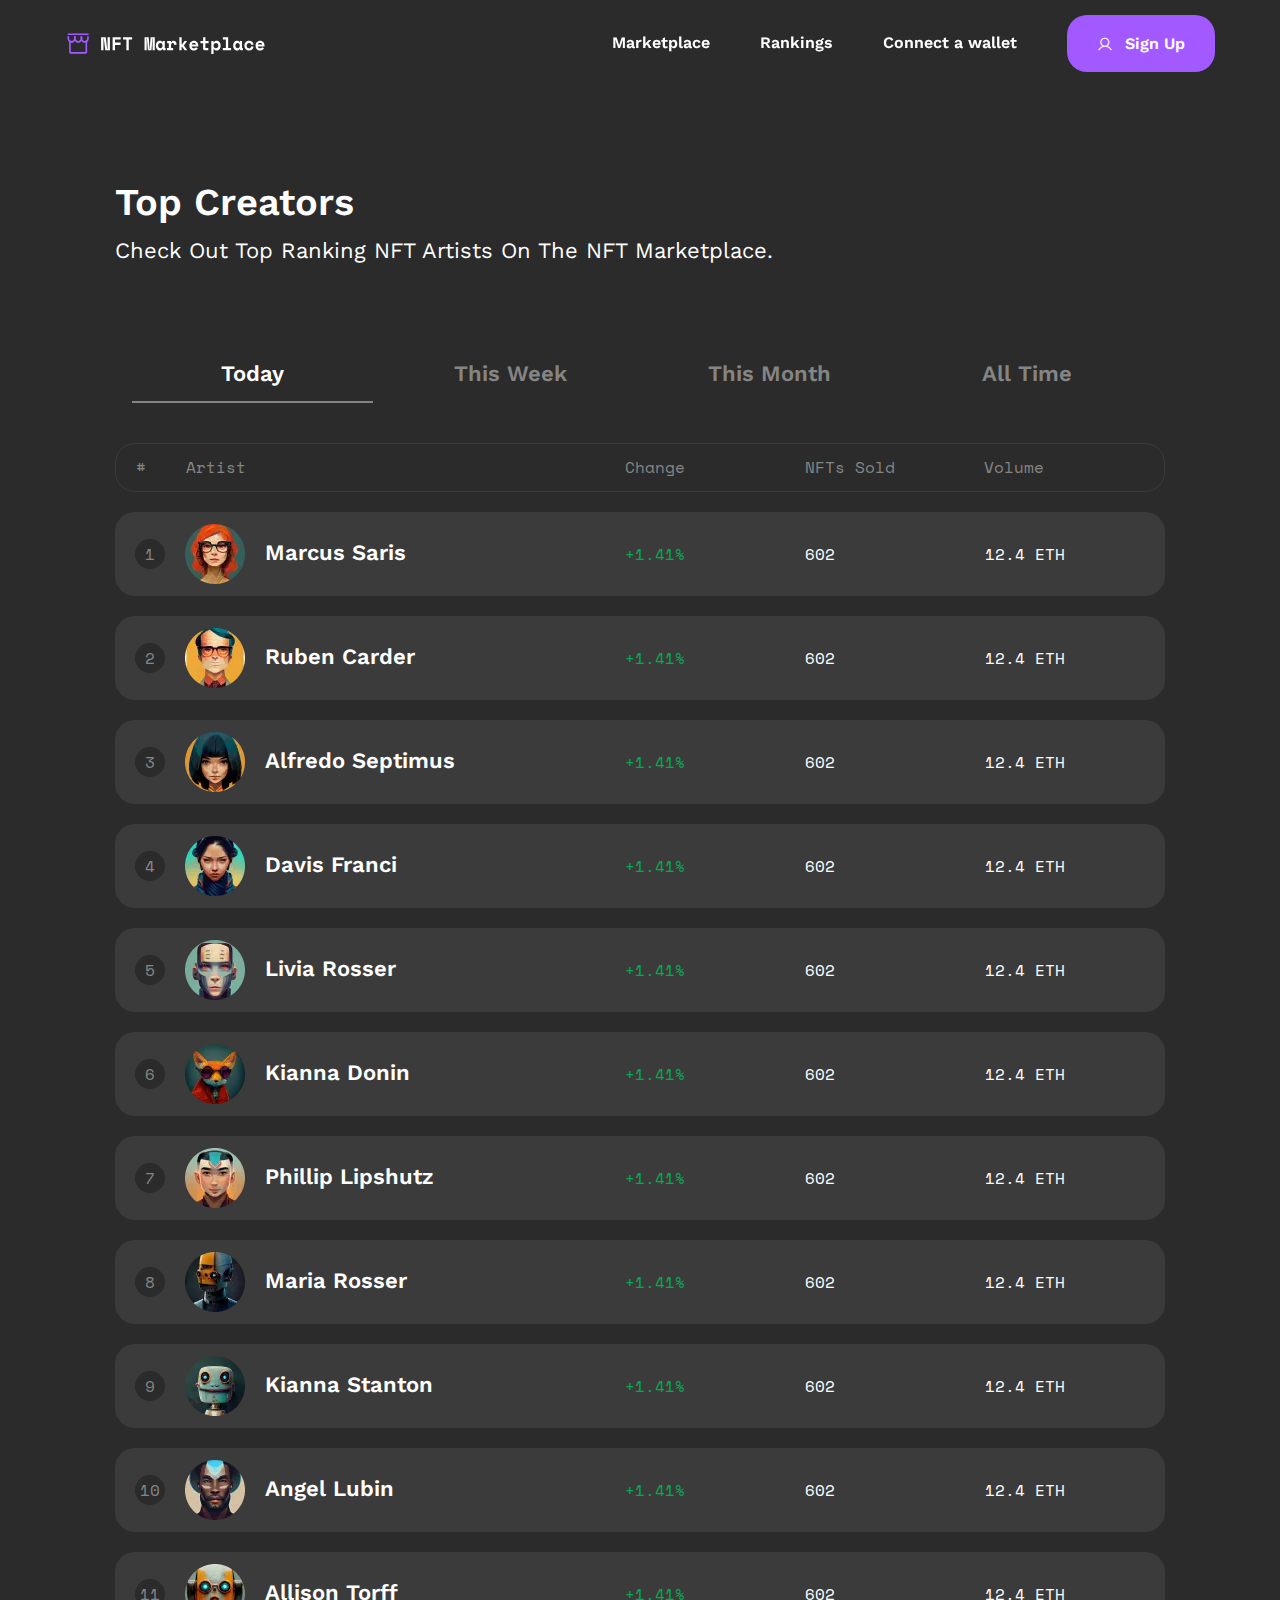
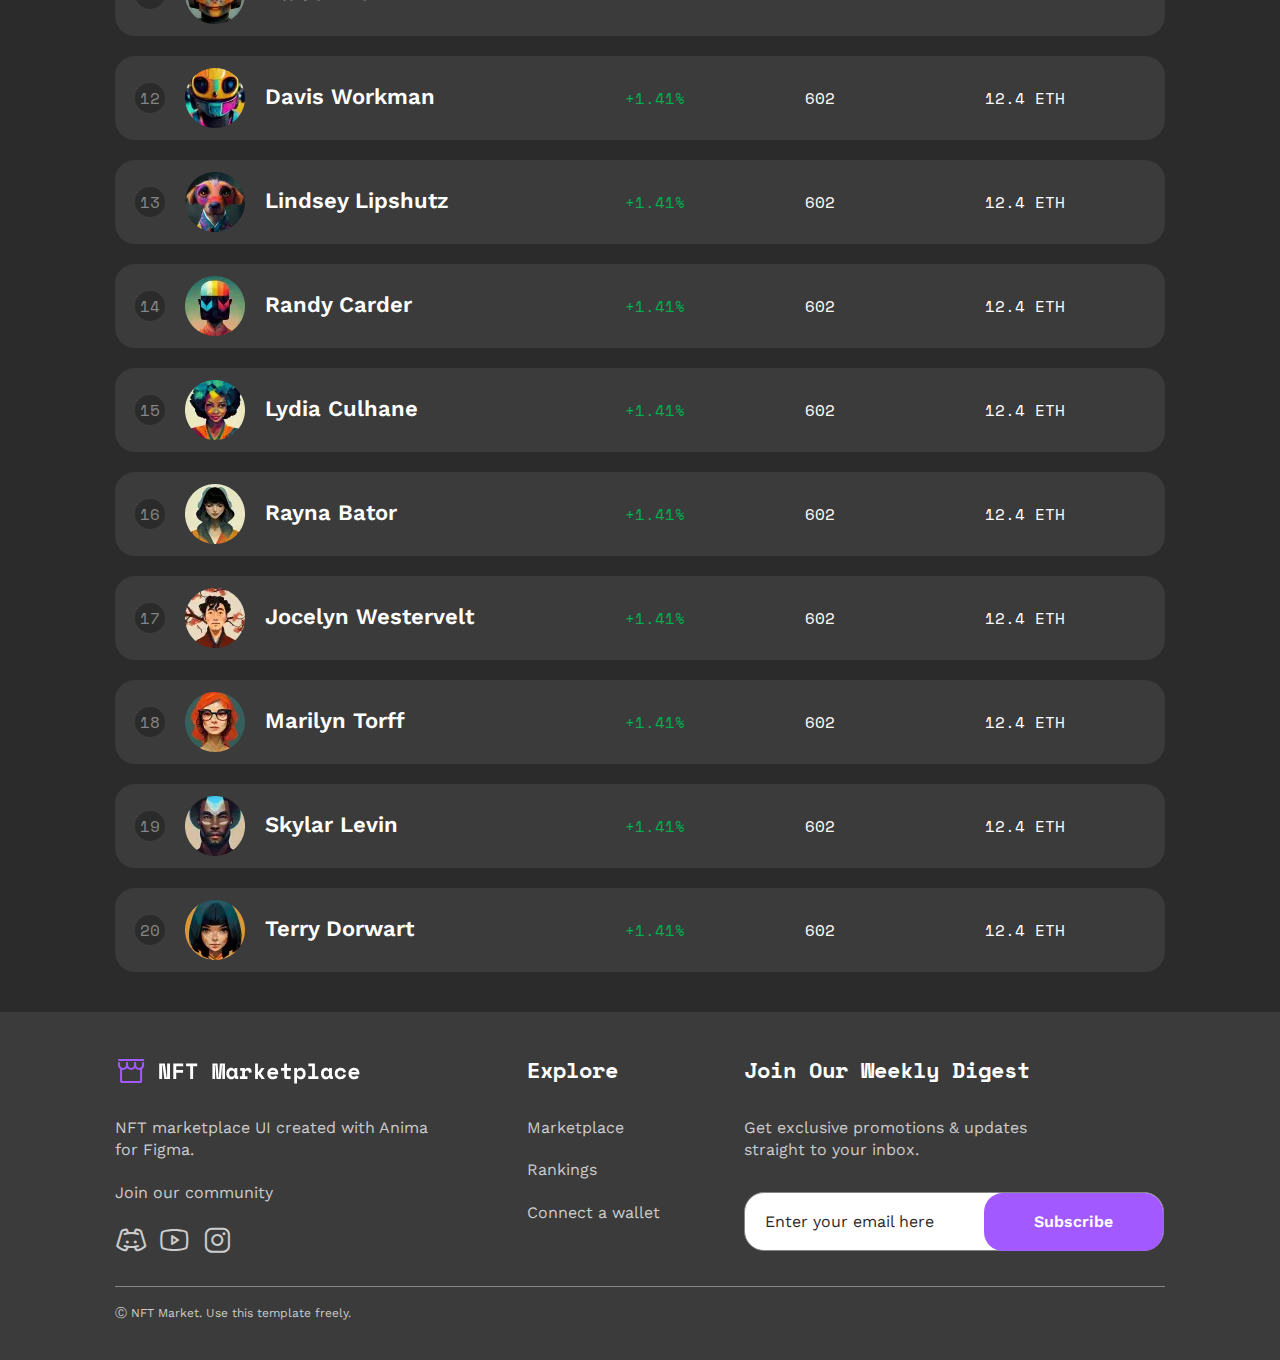
<file: rankings.html>
<!DOCTYPE html>
<html lang="en">

<head>
	<title>Rankings</title>
	<meta charset="UTF-8">
	<meta name="format-detection" content="telephone=no">
	<!-- <style>body{opacity: 0;}</style> -->
	<link rel="stylesheet" href="css/style.min.css?_v=20230203134901">
	<link rel="shortcut icon" href="favicon.ico">
	<!-- <meta name="robots" content="noindex, nofollow"> -->
	<meta name="viewport" content="width=device-width, initial-scale=1.0">
</head>

<body>
	<div class="wrapper">
		<header class="header">
			<div class="header__container">
				<a href="home.html" class="header__logo"><img src="img/logo.svg" alt="logo"></a>
				<div class="header__menu menu">

					<nav class="menu__body">
						<ul class="menu__list">
							<li class="menu__item"><a href="marketplace.html" class="menu__link">Marketplace</a></li>
							<li class="menu__item"><a href="rankings.html" class="menu__link">Rankings</a></li>
							<li class="menu__item"><a href="connect.html" class="menu__link">Connect a wallet</a></li>
						</ul>
						<button data-popup="#sign-up" type="button" class="menu__button button button_small _icon-user">Sign Up</button>
					</nav>

					<button type="button" class="menu__icon icon-menu"><span></span></button>

				</div>
			</div>
		</header>
		<main class="page-rankings">
			<section class="page-rankings__main main-page-rankings">
				<div class="main-page-rankings__container">
					<div class="main-page-rankings__label title">
						<h1 class="title__item">Top Creators</h1>
						<div class="title__label">Check out top ranking NFT artists on the NFT Marketplace.</div>
					</div>
					<div data-tabs class="main-page-rankings__tabs">
						<nav id="nav-1" data-da=".main-page-rankings__container, 480" data-tabs-titles class="main-page-rankings__navigation">
							<button type="button" class="main-page-rankings__title _tab-active">Today</button>
							<button type="button" class="main-page-rankings__title">This Week</button>
							<button type="button" class="main-page-rankings__title">This Month</button>
							<button type="button" class="main-page-rankings__title">All Time</button>
						</nav>
						<div data-tabs-body class="main-page-rankings__content">
							<div class="main-page-rankings__body">
								<div class="main-page-rankings__table table">
									<div class="table__column">
										<div class="table__content table__content_border">
											<div class="table__gray table__gray_number">#</div>
											<div class="table__gray table__gray_artist">Artist</div>
											<div class="table__gray table__gray_change">Change</div>
											<div class="table__gray table__gray_nft">NFTs Sold</div>
											<div class="table__gray table__gray_volume">Volume</div>
										</div>
										<div class="table__content table__content_background">
											<div class="table__number">1</div>
											<div class="table__artist"> <picture><source srcset="img/rankings/avatars/01.webp" type="image/webp"><img class="table__ava" src="img/rankings/avatars/01.png" alt="avatar"></picture>Marcus Saris</div>
											<div class="table__change">+1.41%</div>
											<div class="table__nft">602</div>
											<div class="table__volume">12.4 ETH</div>
										</div>
										<div class="table__content table__content_background">
											<div class="table__number">2</div>
											<div class="table__artist"> <picture><source srcset="img/rankings/avatars/02.webp" type="image/webp"><img class="table__ava" src="img/rankings/avatars/02.png" alt="avatar"></picture>Ruben Carder</div>
											<div class="table__change">+1.41%</div>
											<div class="table__nft">602</div>
											<div class="table__volume">12.4 ETH</div>
										</div>
										<div class="table__content table__content_background">
											<div class="table__number">3</div>
											<div class="table__artist"> <picture><source srcset="img/rankings/avatars/03.webp" type="image/webp"><img class="table__ava" src="img/rankings/avatars/03.png" alt="avatar"></picture>Alfredo Septimus</div>
											<div class="table__change">+1.41%</div>
											<div class="table__nft">602</div>
											<div class="table__volume">12.4 ETH</div>
										</div>
										<div class="table__content table__content_background">
											<div class="table__number">4</div>
											<div class="table__artist"> <picture><source srcset="img/rankings/avatars/04.webp" type="image/webp"><img class="table__ava" src="img/rankings/avatars/04.png" alt="avatar"></picture>Davis Franci</div>
											<div class="table__change">+1.41%</div>
											<div class="table__nft">602</div>
											<div class="table__volume">12.4 ETH</div>
										</div>
										<div class="table__content table__content_background">
											<div class="table__number">5</div>
											<div class="table__artist"> <picture><source srcset="img/rankings/avatars/05.webp" type="image/webp"><img class="table__ava" src="img/rankings/avatars/05.png" alt="avatar"></picture>Livia Rosser</div>
											<div class="table__change">+1.41%</div>
											<div class="table__nft">602</div>
											<div class="table__volume">12.4 ETH</div>
										</div>
										<div class="table__content table__content_background">
											<div class="table__number">6</div>
											<div class="table__artist"> <picture><source srcset="img/rankings/avatars/06.webp" type="image/webp"><img class="table__ava" src="img/rankings/avatars/06.png" alt="avatar"></picture>Kianna Donin</div>
											<div class="table__change">+1.41%</div>
											<div class="table__nft">602</div>
											<div class="table__volume">12.4 ETH</div>
										</div>
										<div class="table__content table__content_background">
											<div class="table__number">7</div>
											<div class="table__artist"> <picture><source srcset="img/rankings/avatars/07.webp" type="image/webp"><img class="table__ava" src="img/rankings/avatars/07.png" alt="avatar"></picture>Phillip Lipshutz</div>
											<div class="table__change">+1.41%</div>
											<div class="table__nft">602</div>
											<div class="table__volume">12.4 ETH</div>
										</div>
										<div class="table__content table__content_background">
											<div class="table__number">8</div>
											<div class="table__artist"> <picture><source srcset="img/rankings/avatars/08.webp" type="image/webp"><img class="table__ava" src="img/rankings/avatars/08.png" alt="avatar"></picture>Maria Rosser</div>
											<div class="table__change">+1.41%</div>
											<div class="table__nft">602</div>
											<div class="table__volume">12.4 ETH</div>
										</div>
										<div class="table__content table__content_background">
											<div class="table__number">9</div>
											<div class="table__artist"> <picture><source srcset="img/rankings/avatars/09.webp" type="image/webp"><img class="table__ava" src="img/rankings/avatars/09.png" alt="avatar"></picture>Kianna Stanton</div>
											<div class="table__change">+1.41%</div>
											<div class="table__nft">602</div>
											<div class="table__volume">12.4 ETH</div>
										</div>
										<div class="table__content table__content_background">
											<div class="table__number">10</div>
											<div class="table__artist"> <picture><source srcset="img/rankings/avatars/10.webp" type="image/webp"><img class="table__ava" src="img/rankings/avatars/10.png" alt="avatar"></picture>Angel Lubin</div>
											<div class="table__change">+1.41%</div>
											<div class="table__nft">602</div>
											<div class="table__volume">12.4 ETH</div>
										</div>
										<div class="table__content table__content_background">
											<div class="table__number">11</div>
											<div class="table__artist"> <picture><source srcset="img/rankings/avatars/11.webp" type="image/webp"><img class="table__ava" src="img/rankings/avatars/11.png" alt="avatar"></picture>Allison Torff</div>
											<div class="table__change">+1.41%</div>
											<div class="table__nft">602</div>
											<div class="table__volume">12.4 ETH</div>
										</div>
										<div class="table__content table__content_background">
											<div class="table__number">12</div>
											<div class="table__artist"> <picture><source srcset="img/rankings/avatars/12.webp" type="image/webp"><img class="table__ava" src="img/rankings/avatars/12.png" alt="avatar"></picture>Davis Workman</div>
											<div class="table__change">+1.41%</div>
											<div class="table__nft">602</div>
											<div class="table__volume">12.4 ETH</div>
										</div>
										<div class="table__content table__content_background">
											<div class="table__number">13</div>
											<div class="table__artist"> <picture><source srcset="img/rankings/avatars/13.webp" type="image/webp"><img class="table__ava" src="img/rankings/avatars/13.png" alt="avatar"></picture>Lindsey Lipshutz</div>
											<div class="table__change">+1.41%</div>
											<div class="table__nft">602</div>
											<div class="table__volume">12.4 ETH</div>
										</div>
										<div class="table__content table__content_background">
											<div class="table__number">14</div>
											<div class="table__artist"> <picture><source srcset="img/rankings/avatars/14.webp" type="image/webp"><img class="table__ava" src="img/rankings/avatars/14.png" alt="avatar"></picture>Randy Carder</div>
											<div class="table__change">+1.41%</div>
											<div class="table__nft">602</div>
											<div class="table__volume">12.4 ETH</div>
										</div>
										<div class="table__content table__content_background">
											<div class="table__number">15</div>
											<div class="table__artist"> <picture><source srcset="img/rankings/avatars/15.webp" type="image/webp"><img class="table__ava" src="img/rankings/avatars/15.png" alt="avatar"></picture>Lydia Culhane</div>
											<div class="table__change">+1.41%</div>
											<div class="table__nft">602</div>
											<div class="table__volume">12.4 ETH</div>
										</div>
										<div class="table__content table__content_background">
											<div class="table__number">16</div>
											<div class="table__artist"> <picture><source srcset="img/rankings/avatars/16.webp" type="image/webp"><img class="table__ava" src="img/rankings/avatars/16.png" alt="avatar"></picture>Rayna Bator</div>
											<div class="table__change">+1.41%</div>
											<div class="table__nft">602</div>
											<div class="table__volume">12.4 ETH</div>
										</div>
										<div class="table__content table__content_background">
											<div class="table__number">17</div>
											<div class="table__artist"> <picture><source srcset="img/rankings/avatars/17.webp" type="image/webp"><img class="table__ava" src="img/rankings/avatars/17.png" alt="avatar"></picture>Jocelyn Westervelt</div>
											<div class="table__change">+1.41%</div>
											<div class="table__nft">602</div>
											<div class="table__volume">12.4 ETH</div>
										</div>
										<div class="table__content table__content_background">
											<div class="table__number">18</div>
											<div class="table__artist"> <picture><source srcset="img/rankings/avatars/18.webp" type="image/webp"><img class="table__ava" src="img/rankings/avatars/18.png" alt="avatar"></picture>Marilyn Torff</div>
											<div class="table__change">+1.41%</div>
											<div class="table__nft">602</div>
											<div class="table__volume">12.4 ETH</div>
										</div>
										<div class="table__content table__content_background">
											<div class="table__number">19</div>
											<div class="table__artist"> <picture><source srcset="img/rankings/avatars/19.webp" type="image/webp"><img class="table__ava" src="img/rankings/avatars/19.png" alt="avatar"></picture>Skylar Levin</div>
											<div class="table__change">+1.41%</div>
											<div class="table__nft">602</div>
											<div class="table__volume">12.4 ETH</div>
										</div>
										<div class="table__content table__content_background">
											<div class="table__number">20</div>
											<div class="table__artist"> <picture><source srcset="img/rankings/avatars/20.webp" type="image/webp"><img class="table__ava" src="img/rankings/avatars/20.png" alt="avatar"></picture>Terry Dorwart</div>
											<div class="table__change">+1.41%</div>
											<div class="table__nft">602</div>
											<div class="table__volume">12.4 ETH</div>
										</div>
									</div>
								</div>
							</div>
							<div class="main-page-rankings__body">
								<div class="main-page-rankings__table table">
									<div class="table__column">
										<div class="table__content table__content_border">
											<div class="table__gray table__gray_number">#</div>
											<div class="table__gray table__gray_artist">Artist</div>
											<div class="table__gray table__gray_change">Change</div>
											<div class="table__gray table__gray_nft">NFTs Sold</div>
											<div class="table__gray table__gray_volume">Volume</div>
										</div>
										<div class="table__content table__content_background">
											<div class="table__number">1</div>
											<div class="table__artist"> <picture><source srcset="img/rankings/avatars/06.webp" type="image/webp"><img class="table__ava" src="img/rankings/avatars/06.png" alt="avatar"></picture>Kianna Donin</div>
											<div class="table__change">+1.41%</div>
											<div class="table__nft">602</div>
											<div class="table__volume">12.4 ETH</div>
										</div>
										<div class="table__content table__content_background">
											<div class="table__number">2</div>
											<div class="table__artist"> <picture><source srcset="img/rankings/avatars/07.webp" type="image/webp"><img class="table__ava" src="img/rankings/avatars/07.png" alt="avatar"></picture>Phillip Lipshutz</div>
											<div class="table__change">+1.41%</div>
											<div class="table__nft">602</div>
											<div class="table__volume">12.4 ETH</div>
										</div>
										<div class="table__content table__content_background">
											<div class="table__number">3</div>
											<div class="table__artist"> <picture><source srcset="img/rankings/avatars/08.webp" type="image/webp"><img class="table__ava" src="img/rankings/avatars/08.png" alt="avatar"></picture>Maria Rosser</div>
											<div class="table__change">+1.41%</div>
											<div class="table__nft">602</div>
											<div class="table__volume">12.4 ETH</div>
										</div>
										<div class="table__content table__content_background">
											<div class="table__number">4</div>
											<div class="table__artist"> <picture><source srcset="img/rankings/avatars/09.webp" type="image/webp"><img class="table__ava" src="img/rankings/avatars/09.png" alt="avatar"></picture>Kianna Stanton</div>
											<div class="table__change">+1.41%</div>
											<div class="table__nft">602</div>
											<div class="table__volume">12.4 ETH</div>
										</div>
										<div class="table__content table__content_background">
											<div class="table__number">5</div>
											<div class="table__artist"> <picture><source srcset="img/rankings/avatars/10.webp" type="image/webp"><img class="table__ava" src="img/rankings/avatars/10.png" alt="avatar"></picture>Angel Lubin</div>
											<div class="table__change">+1.41%</div>
											<div class="table__nft">602</div>
											<div class="table__volume">12.4 ETH</div>
										</div>
										<div class="table__content table__content_background">
											<div class="table__number">6</div>
											<div class="table__artist"> <picture><source srcset="img/rankings/avatars/11.webp" type="image/webp"><img class="table__ava" src="img/rankings/avatars/11.png" alt="avatar"></picture>Allison Torff</div>
											<div class="table__change">+1.41%</div>
											<div class="table__nft">602</div>
											<div class="table__volume">12.4 ETH</div>
										</div>
										<div class="table__content table__content_background">
											<div class="table__number">7</div>
											<div class="table__artist"> <picture><source srcset="img/rankings/avatars/12.webp" type="image/webp"><img class="table__ava" src="img/rankings/avatars/12.png" alt="avatar"></picture>Davis Workman</div>
											<div class="table__change">+1.41%</div>
											<div class="table__nft">602</div>
											<div class="table__volume">12.4 ETH</div>
										</div>
										<div class="table__content table__content_background">
											<div class="table__number">8</div>
											<div class="table__artist"> <picture><source srcset="img/rankings/avatars/13.webp" type="image/webp"><img class="table__ava" src="img/rankings/avatars/13.png" alt="avatar"></picture>Lindsey Lipshutz</div>
											<div class="table__change">+1.41%</div>
											<div class="table__nft">602</div>
											<div class="table__volume">12.4 ETH</div>
										</div>
										<div class="table__content table__content_background">
											<div class="table__number">9</div>
											<div class="table__artist"> <picture><source srcset="img/rankings/avatars/14.webp" type="image/webp"><img class="table__ava" src="img/rankings/avatars/14.png" alt="avatar"></picture>Randy Carder</div>
											<div class="table__change">+1.41%</div>
											<div class="table__nft">602</div>
											<div class="table__volume">12.4 ETH</div>
										</div>
										<div class="table__content table__content_background">
											<div class="table__number">10</div>
											<div class="table__artist"> <picture><source srcset="img/rankings/avatars/15.webp" type="image/webp"><img class="table__ava" src="img/rankings/avatars/15.png" alt="avatar"></picture>Lydia Culhane</div>
											<div class="table__change">+1.41%</div>
											<div class="table__nft">602</div>
											<div class="table__volume">12.4 ETH</div>
										</div>
										<div class="table__content table__content_background">
											<div class="table__number">11</div>
											<div class="table__artist"> <picture><source srcset="img/rankings/avatars/16.webp" type="image/webp"><img class="table__ava" src="img/rankings/avatars/16.png" alt="avatar"></picture>Rayna Bator</div>
											<div class="table__change">+1.41%</div>
											<div class="table__nft">602</div>
											<div class="table__volume">12.4 ETH</div>
										</div>
										<div class="table__content table__content_background">
											<div class="table__number">12</div>
											<div class="table__artist"> <picture><source srcset="img/rankings/avatars/17.webp" type="image/webp"><img class="table__ava" src="img/rankings/avatars/17.png" alt="avatar"></picture>Jocelyn Westervelt</div>
											<div class="table__change">+1.41%</div>
											<div class="table__nft">602</div>
											<div class="table__volume">12.4 ETH</div>
										</div>
										<div class="table__content table__content_background">
											<div class="table__number">13</div>
											<div class="table__artist"> <picture><source srcset="img/rankings/avatars/18.webp" type="image/webp"><img class="table__ava" src="img/rankings/avatars/18.png" alt="avatar"></picture>Marilyn Torff</div>
											<div class="table__change">+1.41%</div>
											<div class="table__nft">602</div>
											<div class="table__volume">12.4 ETH</div>
										</div>
										<div class="table__content table__content_background">
											<div class="table__number">14</div>
											<div class="table__artist"> <picture><source srcset="img/rankings/avatars/19.webp" type="image/webp"><img class="table__ava" src="img/rankings/avatars/19.png" alt="avatar"></picture>Skylar Levin</div>
											<div class="table__change">+1.41%</div>
											<div class="table__nft">602</div>
											<div class="table__volume">12.4 ETH</div>
										</div>
										<div class="table__content table__content_background">
											<div class="table__number">15</div>
											<div class="table__artist"> <picture><source srcset="img/rankings/avatars/20.webp" type="image/webp"><img class="table__ava" src="img/rankings/avatars/20.png" alt="avatar"></picture>Terry Dorwart</div>
											<div class="table__change">+1.41%</div>
											<div class="table__nft">602</div>
											<div class="table__volume">12.4 ETH</div>
										</div>
									</div>
								</div>
							</div>
							<div class="main-page-rankings__body">
								<div class="main-page-rankings__table table">
									<div class="table__column">
										<div class="table__content table__content_border">
											<div class="table__gray table__gray_number">#</div>
											<div class="table__gray table__gray_artist">Artist</div>
											<div class="table__gray table__gray_change">Change</div>
											<div class="table__gray table__gray_nft">NFTs Sold</div>
											<div class="table__gray table__gray_volume">Volume</div>
										</div>
										<div class="table__content table__content_background">
											<div class="table__number">1</div>
											<div class="table__artist"> <picture><source srcset="img/rankings/avatars/11.webp" type="image/webp"><img class="table__ava" src="img/rankings/avatars/11.png" alt="avatar"></picture>Allison Torff</div>
											<div class="table__change">+1.41%</div>
											<div class="table__nft">602</div>
											<div class="table__volume">12.4 ETH</div>
										</div>
										<div class="table__content table__content_background">
											<div class="table__number">2</div>
											<div class="table__artist"> <picture><source srcset="img/rankings/avatars/12.webp" type="image/webp"><img class="table__ava" src="img/rankings/avatars/12.png" alt="avatar"></picture>Davis Workman</div>
											<div class="table__change">+1.41%</div>
											<div class="table__nft">602</div>
											<div class="table__volume">12.4 ETH</div>
										</div>
										<div class="table__content table__content_background">
											<div class="table__number">3</div>
											<div class="table__artist"> <picture><source srcset="img/rankings/avatars/13.webp" type="image/webp"><img class="table__ava" src="img/rankings/avatars/13.png" alt="avatar"></picture>Lindsey Lipshutz</div>
											<div class="table__change">+1.41%</div>
											<div class="table__nft">602</div>
											<div class="table__volume">12.4 ETH</div>
										</div>
										<div class="table__content table__content_background">
											<div class="table__number">4</div>
											<div class="table__artist"> <picture><source srcset="img/rankings/avatars/14.webp" type="image/webp"><img class="table__ava" src="img/rankings/avatars/14.png" alt="avatar"></picture>Randy Carder</div>
											<div class="table__change">+1.41%</div>
											<div class="table__nft">602</div>
											<div class="table__volume">12.4 ETH</div>
										</div>
										<div class="table__content table__content_background">
											<div class="table__number">5</div>
											<div class="table__artist"> <picture><source srcset="img/rankings/avatars/15.webp" type="image/webp"><img class="table__ava" src="img/rankings/avatars/15.png" alt="avatar"></picture>Lydia Culhane</div>
											<div class="table__change">+1.41%</div>
											<div class="table__nft">602</div>
											<div class="table__volume">12.4 ETH</div>
										</div>
										<div class="table__content table__content_background">
											<div class="table__number">6</div>
											<div class="table__artist"> <picture><source srcset="img/rankings/avatars/16.webp" type="image/webp"><img class="table__ava" src="img/rankings/avatars/16.png" alt="avatar"></picture>Rayna Bator</div>
											<div class="table__change">+1.41%</div>
											<div class="table__nft">602</div>
											<div class="table__volume">12.4 ETH</div>
										</div>
										<div class="table__content table__content_background">
											<div class="table__number">7</div>
											<div class="table__artist"> <picture><source srcset="img/rankings/avatars/17.webp" type="image/webp"><img class="table__ava" src="img/rankings/avatars/17.png" alt="avatar"></picture>Jocelyn Westervelt</div>
											<div class="table__change">+1.41%</div>
											<div class="table__nft">602</div>
											<div class="table__volume">12.4 ETH</div>
										</div>
										<div class="table__content table__content_background">
											<div class="table__number">8</div>
											<div class="table__artist"> <picture><source srcset="img/rankings/avatars/18.webp" type="image/webp"><img class="table__ava" src="img/rankings/avatars/18.png" alt="avatar"></picture>Marilyn Torff</div>
											<div class="table__change">+1.41%</div>
											<div class="table__nft">602</div>
											<div class="table__volume">12.4 ETH</div>
										</div>
										<div class="table__content table__content_background">
											<div class="table__number">9</div>
											<div class="table__artist"> <picture><source srcset="img/rankings/avatars/19.webp" type="image/webp"><img class="table__ava" src="img/rankings/avatars/19.png" alt="avatar"></picture>Skylar Levin</div>
											<div class="table__change">+1.41%</div>
											<div class="table__nft">602</div>
											<div class="table__volume">12.4 ETH</div>
										</div>
										<div class="table__content table__content_background">
											<div class="table__number">10</div>
											<div class="table__artist"> <picture><source srcset="img/rankings/avatars/20.webp" type="image/webp"><img class="table__ava" src="img/rankings/avatars/20.png" alt="avatar"></picture>Terry Dorwart</div>
											<div class="table__change">+1.41%</div>
											<div class="table__nft">602</div>
											<div class="table__volume">12.4 ETH</div>
										</div>
									</div>
								</div>
							</div>
							<div class="main-page-rankings__body">
								<div class="main-page-rankings__table table">
									<div class="table__column">
										<div class="table__content table__content_border">
											<div class="table__gray table__gray_number">#</div>
											<div class="table__gray table__gray_artist">Artist</div>
											<div class="table__gray table__gray_change">Change</div>
											<div class="table__gray table__gray_nft">NFTs Sold</div>
											<div class="table__gray table__gray_volume">Volume</div>
										</div>
										<div class="table__content table__content_background">
											<div class="table__number">1</div>
											<div class="table__artist"> <picture><source srcset="img/rankings/avatars/16.webp" type="image/webp"><img class="table__ava" src="img/rankings/avatars/16.png" alt="avatar"></picture>Rayna Bator</div>
											<div class="table__change">+1.41%</div>
											<div class="table__nft">602</div>
											<div class="table__volume">12.4 ETH</div>
										</div>
										<div class="table__content table__content_background">
											<div class="table__number">2</div>
											<div class="table__artist"> <picture><source srcset="img/rankings/avatars/17.webp" type="image/webp"><img class="table__ava" src="img/rankings/avatars/17.png" alt="avatar"></picture>Jocelyn Westervelt</div>
											<div class="table__change">+1.41%</div>
											<div class="table__nft">602</div>
											<div class="table__volume">12.4 ETH</div>
										</div>
										<div class="table__content table__content_background">
											<div class="table__number">3</div>
											<div class="table__artist"> <picture><source srcset="img/rankings/avatars/18.webp" type="image/webp"><img class="table__ava" src="img/rankings/avatars/18.png" alt="avatar"></picture>Marilyn Torff</div>
											<div class="table__change">+1.41%</div>
											<div class="table__nft">602</div>
											<div class="table__volume">12.4 ETH</div>
										</div>
										<div class="table__content table__content_background">
											<div class="table__number">4</div>
											<div class="table__artist"> <picture><source srcset="img/rankings/avatars/19.webp" type="image/webp"><img class="table__ava" src="img/rankings/avatars/19.png" alt="avatar"></picture>Skylar Levin</div>
											<div class="table__change">+1.41%</div>
											<div class="table__nft">602</div>
											<div class="table__volume">12.4 ETH</div>
										</div>
										<div class="table__content table__content_background">
											<div class="table__number">5</div>
											<div class="table__artist"> <picture><source srcset="img/rankings/avatars/20.webp" type="image/webp"><img class="table__ava" src="img/rankings/avatars/20.png" alt="avatar"></picture>Terry Dorwart</div>
											<div class="table__change">+1.41%</div>
											<div class="table__nft">602</div>
											<div class="table__volume">12.4 ETH</div>
										</div>
									</div>
								</div>
							</div>
						</div>
					</div>
				</div>
				<nav id="nav-2" data-da=".main-page-rankings__tabs, 480, first" data-tabs-titles class="main-page-rankings__navigation">
					<button type="button" class="main-page-rankings__title _tab-active">1d</button>
					<button type="button" class="main-page-rankings__title">7d</button>
					<button type="button" class="main-page-rankings__title">30d</button>
					<button type="button" class="main-page-rankings__title">All Time</button>
				</nav>
			</section>
		</main>
		<footer class="footer">
			<div class="footer__container">
				<div class="footer__row">
					<div class="footer__column">
						<a href="" class="footer__logo"><img src="img/logo.svg" alt="logo"></a>
						<ul class="footer__list">
							<li class="footer__item">NFT marketplace UI created with Anima for Figma.</li>
							<li class="footer__item">Join our community</li>
							<li class="footer__item">
								<div class="footer__socials">
									<a href="" class="footer__social _icon-discord"></a>
									<a href="" class="footer__social _icon-youtube"></a>
									<a href="" class="footer__social _icon-instagram"></a>
								</div>
							</li>
						</ul>
					</div>
					<div class="footer__column">
						<div class="footer__title">Explore</div>
						<ul class="footer__list">
							<li class="footer__item"><a href="">Marketplace</a></li>
							<li class="footer__item"><a href="">Rankings</a></li>
							<li class="footer__item"><a href="">Connect a wallet</a></li>
						</ul>
					</div>
					<div class="footer__column">
						<div class="footer__title">Join our weekly digest</div>
						<ul class="footer__list">
							<li class="footer__item">Get exclusive promotions & updates straight to your inbox.</li>
						</ul>
						<form class="footer__form" action="#" method="get">
							<input type="email" name="form[subscribe]" data-error="Error" placeholder="Enter your email here" class="footer__input">
							<button type="submit" class="footer__button button button_big">Subscribe</button>
						</form>
					</div>
				</div>
				<div class="footer__bottom">
					<p>Ⓒ NFT Market. Use this template freely.</p>
				</div>
			</div>
		</footer>

	</div>
	<div id="sign-up" aria-hidden="true" class="popup">
		<div class="popup__wrapper">
			<div class="popup__content">
				<button data-close type="button" class="popup__close "><span class="_icon-plus"></span></button>
				<div class="popup__text sign-up">
					<div class="sign-up__body">
						<div class="sign-up__image-ibg"><picture><source srcset="img/sign-up/01.webp" type="image/webp"><img src="img/sign-up/01.jpg" alt="picture"></picture></div>
						<div class="sign-up__content">
							<div data-tabs class="sign-up__tabs tabs-sign-up">
								<nav data-tabs-titles class="tabs-sign-up__navigation">
									<button type="button" class="tabs-sign-up__title _tab-active">Sign Up</button>
									<button type="button" class="tabs-sign-up__title">Sign In</button>
								</nav>
								<div data-tabs-body class="tabs-sign-up__content">
									<div class="tabs-sign-up__body">
										<div class="tabs-sign-up__column">
											<div class="tabs-sign-up__label">Create account</div>
											<div class="tabs-sign-up__text">Welcome! enter your details and start creating, collecting and selling NFTs.</div>
											<form class="tabs-sign-up__form" action="#" method="POST">
												<div class="tabs-sign-up__item">
													<label for="sign-up-i-1" class="_icon-user"></label>
													<input id="sign-up-i-1" required type="text" name="form[sign-up]" data-error="Error" placeholder="Username" class="tabs-sign-up__input ">
												</div>
												<div class="tabs-sign-up__item">
													<label for="sign-up-i-2" class="_icon-mail"></label>
													<input id="sign-up-i-2" required type="email" name="form[sign-up]" data-error="Error" placeholder="Email Address" class="tabs-sign-up__input">
												</div>
												<div class="tabs-sign-up__item">
													<label for="sign-up-i-3" class="_icon-lock"></label>
													<input id="sign-up-i-3" required type="password" name="form[sign-up]" data-error="Error" placeholder="Password" class="tabs-sign-up__input">
												</div>
												<div class="tabs-sign-up__item">
													<label for="sign-up-i-4" class="_icon-lock"></label>
													<input id="sign-up-i-4" required type="password" name="form[sign-up]" data-error="Error" placeholder="Confirm Password" class="tabs-sign-up__input">
												</div>
												<button type="submit" class="tabs-sign-up__button button">Create account</button>
											</form>
										</div>
									</div>
									<div class="tabs-sign-up__body">
										<div class="tabs-sign-up__column">
											<div class="tabs-sign-up__label">Log in to your account</div>
											<div class="tabs-sign-up__text">Welcome! enter your details and start creating, collecting and selling NFTs.</div>
											<form class="tabs-sign-up__form" action="#" method="POST">
												<div class="tabs-sign-up__item">
													<label for="sign-up-i-1" class="_icon-user"></label>
													<input id="sign-up-i-1" required type="text" name="form[sign-up]" data-error="Error" placeholder="Username or Email" class="tabs-sign-up__input ">
												</div>
												<div class="tabs-sign-up__item">
													<label for="sign-up-i-3" class="_icon-lock"></label>
													<input id="sign-up-i-3" required type="password" name="form[sign-up]" data-error="Error" placeholder="Password" class="tabs-sign-up__input">
												</div>

												<button type="submit" class="tabs-sign-up__button button">Login</button>
											</form>
										</div>
									</div>
								</div>
							</div>
						</div>
					</div>
				</div>
			</div>
		</div>
	</div>
	<script src="js/app.min.js?_v=20230203134901"></script>
</body>

</html>
</file>
<file: css/style.min.css>
@charset "UTF-8";@import url(https://fonts.googleapis.com/css?family=Mulish:700&display=swap);@import url(https://fonts.googleapis.com/css?family=Space+Mono:regular,700&display=swap);@import url(https://fonts.googleapis.com/css?family=Work+Sans:regular,600,700&display=swap);@font-face{font-family:icons;font-display:swap;src:url(../fonts/icons.woff2) format("woff2"),url(../fonts/icons.woff) format("woff");font-weight:400;font-style:normal}[class*=_icon-]:before{font-family:icons;font-style:normal;font-weight:400;font-variant:normal;text-transform:none;line-height:1;-webkit-font-smoothing:antialiased;-moz-osx-font-smoothing:grayscale}[class*=_icon-]:before{display:block}._icon-arrow-right:before{content:"\e900"}._icon-copy:before{content:"\e901"}._icon-discord:before{content:"\e902"}._icon-eye:before{content:"\e903"}._icon-globe:before{content:"\e904"}._icon-instagram:before{content:"\e905"}._icon-lock:before{content:"\e906"}._icon-mail:before{content:"\e907"}._icon-plus:before{content:"\e908"}._icon-rocket:before{content:"\e909"}._icon-search:before{content:"\e90a"}._icon-twitter:before{content:"\e90b"}._icon-user:before{content:"\e90c"}._icon-youtube:before{content:"\e90d"}*{padding:0;margin:0;border:0}*,:after,:before{-webkit-box-sizing:border-box;box-sizing:border-box}body,html{height:100%;min-width:375px}body{color:#fff;line-height:1;font-family:"Work Sans";font-size:1rem;-ms-text-size-adjust:100%;-moz-text-size-adjust:100%;-webkit-text-size-adjust:100%;-webkit-font-smoothing:antialiased;-moz-osx-font-smoothing:grayscale}button,input,textarea{font-family:"Work Sans";font-size:inherit}button{cursor:pointer;color:inherit;background-color:transparent}a{color:inherit;text-decoration:none}ul li{list-style:none}img{vertical-align:top}h1,h2,h3,h4,h5,h6{font-weight:inherit;font-size:inherit}svg{height:1em;width:1em}svg path{stroke:inherit;fill:inherit}body{background:#2b2b2b}.lock body{overflow:hidden;-ms-touch-action:none;touch-action:none;-ms-scroll-chaining:none;overscroll-behavior:none}.wrapper{min-height:100%;display:-webkit-box;display:-ms-flexbox;display:flex;-webkit-box-orient:vertical;-webkit-box-direction:normal;-ms-flex-direction:column;flex-direction:column;overflow:hidden;line-height:1.4}@supports (overflow:clip){.wrapper{overflow:clip}}.wrapper>main{-webkit-box-flex:1;-ms-flex:1 1 auto;flex:1 1 auto}.wrapper>*{min-width:0}[class*=__container]{max-width:67.5rem;margin:0 auto;padding:0 .9375rem}body::after{content:"";background-color:rgba(0,0,0,.5);position:fixed;width:100%;height:100%;top:0;left:0;opacity:0;-webkit-transition:opacity .8s ease 0s;-o-transition:opacity .8s ease 0s;transition:opacity .8s ease 0s;pointer-events:none;z-index:149}.popup-show body::after{opacity:1}.popup{position:fixed;top:0;left:0;bottom:0;right:0;padding:30px 10px;-webkit-transition:visibility .8s ease 0s;-o-transition:visibility .8s ease 0s;transition:visibility .8s ease 0s;visibility:hidden;pointer-events:none}.popup_show{z-index:150;visibility:visible;overflow:auto;pointer-events:auto}.popup_show .popup__content{visibility:visible;-webkit-transform:scale(1);-ms-transform:scale(1);transform:scale(1)}.popup__wrapper{display:-webkit-box;display:-ms-flexbox;display:flex;-webkit-box-orient:vertical;-webkit-box-direction:normal;-ms-flex-direction:column;flex-direction:column;-webkit-box-align:center;-ms-flex-align:center;align-items:center;min-height:100%;-webkit-box-flex:1;-ms-flex:1 1 auto;flex:1 1 auto;width:100%;display:flex;-webkit-box-pack:center;-ms-flex-pack:center;justify-content:center;align-items:center}.popup__content{visibility:hidden;-webkit-transform:scale(0);-ms-transform:scale(0);transform:scale(0);-webkit-transition:-webkit-transform .3s ease 0s;transition:-webkit-transform .3s ease 0s;-o-transition:transform .3s ease 0s;transition:transform .3s ease 0s;transition:transform .3s ease 0s,-webkit-transform .3s ease 0s;background-color:#2b2b2b;width:100%;max-width:1100px;border-radius:20px}.lock .popup__content{visibility:visible}.popup__close{position:absolute;top:2%;border:1px solid #a259ff;border-radius:5px;z-index:22}.popup__close span{display:block;-webkit-transform:rotate(45deg);-ms-transform:rotate(45deg);transform:rotate(45deg);font-size:1.25rem}.sign-up__body{display:-ms-grid;display:grid;-ms-grid-columns:(1fr)[2];grid-template-columns:repeat(2,1fr)}.sign-up__image-ibg{padding-bottom:88.2778581766%;border-radius:20px}.sign-up__image-ibg img{border-radius:20px 0 0 20px}.tabs-sign-up{position:relative;display:-webkit-box;display:-ms-flexbox;display:flex;-webkit-box-orient:vertical;-webkit-box-direction:normal;-ms-flex-direction:column;flex-direction:column}.tabs-sign-up__navigation{-ms-flex-item-align:center;-ms-grid-row-align:center;align-self:center;display:-webkit-inline-box;display:-ms-inline-flexbox;display:inline-flex;border:1px solid #a259ff;border-top:none;border-radius:0 0 .625rem .625rem;padding:.3125rem;padding-top:0}.tabs-sign-up__title{font-size:1.5rem;border-radius:0 0 .625rem .625rem}.tabs-sign-up__title._tab-active{background-color:#a259ff}.tabs-sign-up__label{font-weight:600;line-height:1.1;text-transform:capitalize}.tabs-sign-up__label:not(:last-child){margin-bottom:1.25rem}.tabs-sign-up__text{line-height:1.6}.tabs-sign-up__text:not(:last-child){margin-bottom:2.5rem}.tabs-sign-up__form{display:-webkit-box;display:-ms-flexbox;display:flex;-webkit-box-orient:vertical;-webkit-box-direction:normal;-ms-flex-direction:column;flex-direction:column;row-gap:.9375rem;width:100%}.tabs-sign-up__item{position:relative}.tabs-sign-up label{position:absolute;width:1.25rem;height:1.25rem;color:#bdbdbd;left:1.25rem;top:.75rem;font-size:1.25rem}.tabs-sign-up__input{padding:1rem 3.25rem;gap:.75rem;width:20.625rem;height:2.875rem;border:.0625rem solid #858584;border-radius:1.25rem}.tabs-sign-up__input::-webkit-input-placeholder{color:#2b2b2b}.tabs-sign-up__input::-moz-placeholder{color:#2b2b2b}.tabs-sign-up__input:-ms-input-placeholder{color:#2b2b2b}.tabs-sign-up__input::-ms-input-placeholder{color:#2b2b2b}.tabs-sign-up__input::placeholder{color:#2b2b2b}.tabs-sign-up__input:focus{outline:1px solid transparent;border:1px solid #a259ff}.tabs-sign-up__button{width:20.625rem;height:2.875rem;margin-top:.9375rem}.tabs__navigation{display:-webkit-box;display:-ms-flexbox;display:flex}.tabs__title{border:1px solid #eee;padding:.625rem .9375rem;border-radius:.3125rem}.tabs__title._tab-active{border:1px solid #000}.tabs__content{border:1px solid #eee;padding:.625rem .9375rem}[class*=-ibg]{position:relative}[class*=-ibg] img{position:absolute;width:100%;height:100%;top:0;left:0;-o-object-fit:cover;object-fit:cover}[class*=-ibg_contain] img{-o-object-fit:contain;object-fit:contain}.button{border-radius:20px;display:-webkit-box;display:-ms-flexbox;display:flex;-webkit-box-pack:center;-ms-flex-pack:center;justify-content:center;-webkit-box-align:center;-ms-flex-align:center;align-items:center;gap:.75rem;font-weight:600;max-height:3.75rem;border-color:#a259ff;color:#fff;-webkit-box-shadow:0 0 40px 40px #a259ff inset,0 0 0 0 #a259ff;box-shadow:0 0 40px 40px #a259ff inset,0 0 0 0 #a259ff;-webkit-transition:all 150ms ease-in-out;-o-transition:all 150ms ease-in-out;transition:all 150ms ease-in-out}.button-border{border-radius:20px;display:-webkit-box;display:-ms-flexbox;display:flex;-webkit-box-pack:center;-ms-flex-pack:center;justify-content:center;-webkit-box-align:center;-ms-flex-align:center;align-items:center;max-height:3.75rem;gap:.75rem;font-weight:600;height:3.75rem;background-color:transparent;border:.0625rem solid #a259ff;border-radius:1.25rem;border-color:#a259ff;color:#fff;background-image:-o-linear-gradient(45deg,#a259ff 50%,transparent 50%);background-image:linear-gradient(45deg,#a259ff 50%,transparent 50%);background-position:100%;background-size:400%;-webkit-transition:background .5s ease-in-out;-o-transition:background .5s ease-in-out;transition:background .5s ease-in-out}.button-border span{color:#a259ff;-webkit-transition:all .5s ease 0s;-o-transition:all .5s ease 0s;transition:all .5s ease 0s;font-size:1.25rem}.stats{display:-webkit-box;display:-ms-flexbox;display:flex;-webkit-box-pack:justify;-ms-flex-pack:justify;justify-content:space-between;-webkit-column-gap:1.875rem;-moz-column-gap:1.875rem;column-gap:1.875rem}.stats__title{font-family:"Space Mono";font-weight:700}.stats__text{line-height:1.6}.signature{-webkit-box-orient:vertical;-webkit-box-direction:normal;-ms-flex-direction:column;flex-direction:column;display:-webkit-box;display:-ms-flexbox;display:flex;row-gap:.625rem}.signature__title{font-weight:600;font-size:1.375rem}.signature__body{display:-webkit-box;display:-ms-flexbox;display:flex;-webkit-column-gap:.75rem;-moz-column-gap:.75rem;column-gap:.75rem}.signature__image-ibg{width:1.5rem;height:1.5rem;border-radius:50%}.signature__image-ibg img{border-radius:50%}.title{max-width:43.75rem}.title__item{font-weight:600;line-height:1.2}.title__item:not(:last-child){margin-bottom:.625rem}.title__label{font-weight:400;text-transform:capitalize}.card{display:-ms-grid;display:grid;-ms-grid-columns:(1fr)[3];grid-template-columns:repeat(3,1fr);gap:1.875rem}.card__image-ibg{padding-bottom:89.696969697%;border-radius:1.25rem 1.25rem 0 0}.card__image-ibg img{border-radius:1.25rem 1.25rem 0 0}.card__content{background:#3b3b3b;border-radius:0 0 1.25rem 1.25rem;padding:1.25rem 1.875rem}.card__content_dark{background:#2b2b2b}.card__title{font-weight:600;font-size:1.375rem}.card__title:not(:last-child){margin-bottom:.3125rem}.card__user{display:-webkit-box;display:-ms-flexbox;display:flex;-webkit-column-gap:.75rem;-moz-column-gap:.75rem;column-gap:.75rem;-webkit-box-align:center;-ms-flex-align:center;align-items:center}.card__user:not(:last-child){margin-bottom:1.5625rem}.card__ava{width:1.5rem;height:1.5rem;border-radius:50%}.card__name{font-family:"Space Mono"}.card__stats{display:-webkit-box;display:-ms-flexbox;display:flex;-webkit-box-pack:justify;-ms-flex-pack:justify;justify-content:space-between}.card__column{display:-webkit-box;display:-ms-flexbox;display:flex;-webkit-box-orient:vertical;-webkit-box-direction:normal;-ms-flex-direction:column;flex-direction:column;row-gap:.5rem}.card__label{font-family:"Space Mono";font-size:.75rem;line-height:1.1;color:#858584}.card__meaning{font-family:"Space Mono"}.countdown{background:rgba(59,59,59,.5);-webkit-backdrop-filter:blur(5px);backdrop-filter:blur(5px);max-width:18.75rem;padding:1.875rem;border-radius:1.25rem}.countdown__text{font-family:"Space Mono";font-size:.75rem;line-height:1.1}.countdown__text:not(:last-child){margin-bottom:.625rem}.countdown__body{display:-webkit-box;display:-ms-flexbox;display:flex;-webkit-column-gap:.625rem;-moz-column-gap:.625rem;column-gap:.625rem;-webkit-box-pack:justify;-ms-flex-pack:justify;justify-content:space-between}.countdown__body:not(:last-child){margin-bottom:1.875rem}.countdown__number{display:-webkit-box;display:-ms-flexbox;display:flex;-webkit-box-orient:vertical;-webkit-box-direction:normal;-ms-flex-direction:column;flex-direction:column;row-gap:.3125rem}.countdown__time{font-family:"Space Mono";font-weight:700;font-size:38px;line-height:1.2;text-transform:capitalize}.countdown__button{width:100%;height:3.75rem}.header{padding:.9375rem 0;position:fixed;width:100%;top:0;left:0;z-index:100}.header::before{content:"";position:absolute;top:0;display:block;width:100%;background-color:rgba(48,20,85,.9);-webkit-transition:all .3s ease 0s;-o-transition:all .3s ease 0s;transition:all .3s ease 0s;-webkit-filter:blur(5px);filter:blur(5px);top:-200%}.header._header-scroll::before{top:0}.header__container{max-width:73.75rem;display:-webkit-box;display:-ms-flexbox;display:flex;-webkit-box-pack:justify;-ms-flex-pack:justify;justify-content:space-between;-webkit-box-align:center;-ms-flex-align:center;align-items:center;gap:1.25rem}.header__container::before{content:"";position:fixed;display:block;width:100%;height:3.75rem;background-color:#2b2b2b;z-index:23;right:-100%;opacity:0;visibility:hidden;-webkit-transition:right .3s ease 0s;-o-transition:right .3s ease 0s;transition:right .3s ease 0s}.menu-open .header__container::before{right:0;opacity:1;visibility:visible}.header__logo{max-width:12.5rem;max-height:3.125rem;position:relative;z-index:55}.header__logo img{width:100%;height:100%}.menu__body{display:-webkit-box;display:-ms-flexbox;display:flex}.menu__list{font-weight:600;display:-webkit-box;display:-ms-flexbox;display:flex;-webkit-box-align:center;-ms-flex-align:center;align-items:center;-ms-flex-wrap:wrap;flex-wrap:wrap}.menu__link{position:relative}.menu__link::after,.menu__link::before{content:"";display:block;position:absolute;width:0%;height:.0625rem;background-color:#a259ff;bottom:-.3125rem;visibility:hidden;-webkit-transition:all .5s ease 0s;-o-transition:all .5s ease 0s;transition:all .5s ease 0s}.menu__link::before{content:"";left:50%}.menu__link::after{content:"";right:50%}.menu__button{position:relative;z-index:55}.icon-menu{display:none}.footer{background:#3b3b3b;padding:2.5rem 0}.footer__row{display:-webkit-box;display:-ms-flexbox;display:flex;-ms-flex-wrap:wrap;flex-wrap:wrap;row-gap:1.875rem}.footer__row:not(:last-child){margin-bottom:1.875rem}.footer__column{display:-webkit-box;display:-ms-flexbox;display:flex;-webkit-box-orient:vertical;-webkit-box-direction:normal;-ms-flex-direction:column;flex-direction:column;row-gap:1.875rem}.footer__column:nth-child(2){min-width:8.4375rem}.footer__column:nth-child(2) a{position:relative}.footer__column:nth-child(2) a::after,.footer__column:nth-child(2) a::before{content:"";display:block;position:absolute;width:0%;height:.0625rem;background-color:#a259ff;bottom:-.3125rem;visibility:hidden;-webkit-transition:all .5s ease 0s;-o-transition:all .5s ease 0s;transition:all .5s ease 0s}.footer__column:nth-child(2) a::before{content:"";left:50%}.footer__column:nth-child(2) a::after{content:"";right:50%}.footer__logo{width:15.3125rem;max-height:3.125rem;padding-top:.1875rem}.footer__logo img{width:100%;height:100%}.footer__list{display:-webkit-box;display:-ms-flexbox;display:flex;-webkit-box-orient:vertical;-webkit-box-direction:normal;-ms-flex-direction:column;flex-direction:column;row-gap:1.25rem}.footer__item{color:#ccc;max-width:20.625rem}.footer__socials{display:-webkit-box;display:-ms-flexbox;display:flex;gap:.625rem}.footer__social{font-size:2rem;-webkit-transition:all .3s ease 0s;-o-transition:all .3s ease 0s;transition:all .3s ease 0s}.footer__title{font-family:"Space Mono";font-weight:700;font-size:1.375rem;line-height:1.6;text-transform:capitalize}.footer__form{position:relative}.footer__input{padding-right:12.5rem;padding-left:1.25rem;gap:.75rem;border:.0625rem solid #858584;border-radius:1.25rem;-webkit-transition:all .3s ease 0s;-o-transition:all .3s ease 0s;transition:all .3s ease 0s}.footer__input::-webkit-input-placeholder{color:#2b2b2b}.footer__input::-moz-placeholder{color:#2b2b2b}.footer__input:-ms-input-placeholder{color:#2b2b2b}.footer__input::-ms-input-placeholder{color:#2b2b2b}.footer__input::placeholder{color:#2b2b2b}.footer__input:focus{border:1px solid #a259ff;outline:transparent;-webkit-box-shadow:inset 0 0 .9375rem #a259ff;box-shadow:inset 0 0 .9375rem #a259ff}.footer__button{position:absolute;top:0;right:0;color:#fff;padding:0 3.125rem;border:1px solid transparent}.footer__bottom{color:#ccc;font-size:12px;line-height:1.1;padding-top:1.25rem;border-top:.0625rem solid #858584}.main-homepage__body{display:-ms-grid;display:grid;-ms-grid-columns:(1fr)[2];grid-template-columns:repeat(2,1fr);gap:1.875rem}.main-homepage__content{display:-webkit-box;display:-ms-flexbox;display:flex;-webkit-box-orient:vertical;-webkit-box-direction:normal;-ms-flex-direction:column;flex-direction:column;row-gap:1.875rem}.main-homepage__title{font-weight:600;line-height:1.1;text-transform:capitalize}.main-homepage__text{line-height:1.6;text-transform:capitalize}.main-homepage__button{max-width:14.0625rem}.column-main-homepage{background:#3b3b3b;border-radius:20px;overflow:hidden}.column-main-homepage__image-ibg{padding-bottom:78.6274509804%;border-radius:20px 20px 0 0}.column-main-homepage__image-ibg img{border-radius:20px 20px 0 0}.column-main-homepage__body{padding:1.375rem 1.25rem}.collection-homepage__content{display:-ms-grid;display:grid;-ms-grid-columns:(1fr)[3];grid-template-columns:repeat(3,1fr);gap:1.875rem}.collection-homepage__column{margin-bottom:.9375rem;display:-webkit-box;display:-ms-flexbox;display:flex;-webkit-box-orient:vertical;-webkit-box-direction:normal;-ms-flex-direction:column;flex-direction:column;gap:.9375rem}.collection-homepage__row img{border-radius:1.25rem}.gallery__row{display:-webkit-box;display:-ms-flexbox;display:flex;-webkit-box-pack:justify;-ms-flex-pack:justify;justify-content:space-between;gap:.625rem}.gallery__more{background-color:#a259ff;border-radius:1.25rem;display:-webkit-box;display:-ms-flexbox;display:flex;-webkit-box-pack:center;-ms-flex-pack:center;justify-content:center;-webkit-box-align:center;-ms-flex-align:center;align-items:center;font-family:"Space Mono";font-style:normal;font-weight:700;font-size:1.375rem;line-height:1.6}.creators-homepage__header{display:-webkit-box;display:-ms-flexbox;display:flex;-webkit-box-pack:justify;-ms-flex-pack:justify;justify-content:space-between}.creators-homepage__title{max-width:43.75rem}.creators-homepage__button{-ms-flex-item-align:end;align-self:flex-end;height:3.75rem}.creators-homepage__content{display:-ms-grid;display:grid;-ms-grid-columns:(1fr)[4];grid-template-columns:repeat(4,1fr);gap:1.875rem}.creators-homepage__card{background:#3b3b3b;border-radius:1.25rem;padding:1.25rem;position:relative;display:-webkit-box;display:-ms-flexbox;display:flex;-webkit-box-pack:center;-ms-flex-pack:center;justify-content:center;-webkit-box-align:center;-ms-flex-align:center;align-items:center;-webkit-box-orient:vertical;-webkit-box-direction:normal;-ms-flex-direction:column;flex-direction:column}.creators-homepage__number{position:absolute;border-radius:50%;background:#2b2b2b;width:1.875rem;height:1.875rem;color:#858584;font-family:"Space Mono";display:-webkit-box;display:-ms-flexbox;display:flex;-webkit-box-pack:center;-ms-flex-pack:center;justify-content:center;-webkit-box-align:center;-ms-flex-align:center;align-items:center;z-index:22}.creators-homepage__image-ibg:not(:last-child){margin-bottom:1.25rem}.creators-homepage__body{display:-webkit-box;display:-ms-flexbox;display:flex;-webkit-box-orient:vertical;-webkit-box-direction:normal;-ms-flex-direction:column;flex-direction:column;row-gap:.3125rem;-webkit-box-pack:center;-ms-flex-pack:center;justify-content:center;-webkit-box-align:center;-ms-flex-align:center;align-items:center}.creators-homepage__name{text-transform:capitalize;font-weight:600;font-size:22px}.creators-homepage__text{color:#858584;display:-webkit-box;display:-ms-flexbox;display:flex;gap:.625rem}.creators-homepage__text span{font-family:"Space Mono";color:#fff}.categories-homepage__body{display:-ms-grid;display:grid;-ms-grid-columns:(1fr)[4];grid-template-columns:repeat(4,1fr);gap:1.875rem}.categories-homepage__card{position:relative;background:#3b3b3b;border-radius:1.25rem}.categories-homepage__icon{position:absolute;left:30%;top:20%;z-index:22;-webkit-transition:all .3s ease 0s;-o-transition:all .3s ease 0s;transition:all .3s ease 0s}.categories-homepage__image-ibg{padding-bottom:100%}.categories-homepage__image-ibg img{-webkit-transition:all .3s ease 0s;-o-transition:all .3s ease 0s;transition:all .3s ease 0s;border-radius:1.25rem 1.25rem 0 0;-webkit-filter:blur(.25rem);filter:blur(.25rem)}.categories-homepage__text{padding:1.25rem 1.875rem;font-weight:600}.discover-homepage__header{display:-webkit-box;display:-ms-flexbox;display:flex;-webkit-box-pack:justify;-ms-flex-pack:justify;justify-content:space-between}.discover-homepage__button{-ms-flex-item-align:end;align-self:flex-end;height:3.75rem}.no-webp .mushroom-homepage{background:-webkit-gradient(linear,left top,left bottom,from(rgba(162,89,255,0)),to(#a259ff)),url(../img/homepage/mushroom/background.png) center/cover no-repeat}.no-webp .mushroom-homepage{background:-o-linear-gradient(top,rgba(162,89,255,0) 0,#a259ff 100%),url(../img/homepage/mushroom/background.png) center/cover no-repeat}.no-webp .mushroom-homepage{background:linear-gradient(180deg,rgba(162,89,255,0) 0,#a259ff 100%),url(../img/homepage/mushroom/background.png) center/cover no-repeat}.mushroom-homepage{position:relative}.mushroom-homepage__container{position:relative;z-index:22;display:-webkit-box;display:-ms-flexbox;display:flex;-webkit-box-pack:justify;-ms-flex-pack:justify;justify-content:space-between;padding-top:22.5rem;padding-bottom:3.75rem;gap:1.25rem}.mushroom-homepage__content{display:-webkit-box;display:-ms-flexbox;display:flex;-webkit-box-orient:vertical;-webkit-box-direction:normal;-ms-flex-direction:column;flex-direction:column;row-gap:1.875rem}.mushroom-homepage__user{display:-webkit-box;display:-ms-flexbox;display:flex;-webkit-column-gap:.75rem;-moz-column-gap:.75rem;column-gap:.75rem;background:#3b3b3b;border-radius:1.25rem;padding:.6875rem 1.25rem;max-width:9.375rem;-webkit-box-pack:center;-ms-flex-pack:center;justify-content:center;-webkit-box-align:center;-ms-flex-align:center;align-items:center}.mushroom-homepage__ava{width:1.5rem;height:1.5rem;border-radius:50%}.mushroom-homepage__button{border-color:#fff;color:#2b2b2b;-webkit-box-shadow:0 0 40px 40px #fff inset,0 0 0 0 #fff;box-shadow:0 0 40px 40px #fff inset,0 0 0 0 #fff}.mushroom-homepage__button span{color:#a259ff}.mushroom-homepage__countdown{-ms-flex-item-align:end;align-self:flex-end}.works-homepage__body{display:-webkit-box;display:-ms-flexbox;display:flex;gap:1.875rem}.works-homepage__card{-webkit-box-flex:1;-ms-flex:1 1 30%;flex:1 1 30%;background:#3b3b3b;border-radius:1.25rem;padding:.625rem 1.875rem 1.875rem 1.875rem}.works-homepage__label{font-weight:600;text-align:center;text-transform:capitalize}.works-homepage__label:not(:last-child){margin-bottom:.625rem}.works-homepage__text{text-align:center}.digest-homepage__container{background:#3b3b3b;border-radius:1.25rem}.digest-homepage__body{display:-webkit-box;display:-ms-flexbox;display:flex;-webkit-box-pack:justify;-ms-flex-pack:justify;justify-content:space-between;gap:1.25rem}.digest-homepage__image-ibg{border-radius:1.25rem}.digest-homepage__image-ibg img{border-radius:1.25rem}.digest-homepage__title{font-weight:600;line-height:1.2;text-transform:capitalize}.digest-homepage__title:not(:last-child){margin-bottom:.625rem}.digest-homepage__text{line-height:1.6;text-transform:capitalize}.digest-homepage__text:not(:last-child){margin-bottom:2.5rem}.digest-homepage__form{position:relative}.digest-homepage__input{padding-right:13.125rem;padding-left:1.25rem;gap:.75rem;border:.0625rem solid #858584;border-radius:1.25rem;-webkit-transition:all .3s ease 0s;-o-transition:all .3s ease 0s;transition:all .3s ease 0s}.digest-homepage__input::-webkit-input-placeholder{color:#2b2b2b}.digest-homepage__input::-moz-placeholder{color:#2b2b2b}.digest-homepage__input:-ms-input-placeholder{color:#2b2b2b}.digest-homepage__input::-ms-input-placeholder{color:#2b2b2b}.digest-homepage__input::placeholder{color:#2b2b2b}.digest-homepage__input:focus{border:1px solid #a259ff;outline:transparent;-webkit-box-shadow:inset 0 0 .9375rem #a259ff;box-shadow:inset 0 0 .9375rem #a259ff}.digest-homepage__button{position:absolute;top:0;right:-.125rem;color:#fff;padding:0 3.125rem;border:1px solid transparent;width:13.125rem}.page-artist__main{margin-bottom:.625rem;border-bottom:1px solid #3b3b3b}.main-page-artist__background{width:100%;position:relative;z-index:1}.main-page-artist__background img{width:100%;height:100%;-o-object-fit:cover;object-fit:cover;-o-object-position:center;object-position:center}.main-page-artist__background::before{position:absolute;z-index:11;content:"";height:100%;width:100%;top:0;left:0;background:-webkit-gradient(linear,left top,left bottom,color-stop(21.88%,rgba(151,71,255,0)),color-stop(95.31%,#9747ff));background:-o-linear-gradient(top,rgba(151,71,255,0) 21.88%,#9747ff 95.31%);background:linear-gradient(180deg,rgba(151,71,255,0) 21.88%,#9747ff 95.31%)}.main-page-artist__container{position:relative;z-index:55;margin-top:-3.75rem;display:-webkit-box;display:-ms-flexbox;display:flex;-webkit-box-orient:vertical;-webkit-box-direction:normal;-ms-flex-direction:column;flex-direction:column}.main-page-artist__image-ibg{width:7.5rem;height:7.5rem;border-radius:1.25rem;border:2px solid #2b2b2b}.main-page-artist__image-ibg img{border-radius:1.25rem}.main-page-artist__body{display:-webkit-box;display:-ms-flexbox;display:flex;-webkit-box-pack:justify;-ms-flex-pack:justify;justify-content:space-between;-webkit-column-gap:.9375rem;-moz-column-gap:.9375rem;column-gap:.9375rem}.main-page-artist__content{display:-webkit-box;display:-ms-flexbox;display:flex;-webkit-box-orient:vertical;-webkit-box-direction:normal;-ms-flex-direction:column;flex-direction:column;row-gap:1.875rem;max-width:37.5rem}.main-page-artist__name{display:-webkit-box;display:-ms-flexbox;display:flex;-webkit-box-orient:vertical;-webkit-box-direction:normal;-ms-flex-direction:column;flex-direction:column;row-gap:1.875rem}.main-page-artist__title{font-weight:600;line-height:1.1}.main-page-artist__stats{display:-webkit-box;display:-ms-flexbox;display:flex}.main-page-artist__value{font-family:"Space Mono";font-weight:700;text-transform:capitalize}.main-page-artist__text{text-transform:capitalize}.main-page-artist__label{font-family:"Space Mono";font-weight:700;line-height:1.6;text-transform:capitalize;color:#858584}.main-page-artist__label:not(:last-child){margin-bottom:.625rem}.main-page-artist__icons{color:#858584;display:-webkit-box;display:-ms-flexbox;display:flex;gap:.625rem}.main-page-artist__icon{-webkit-transition:all .3s ease 0s;-o-transition:all .3s ease 0s;transition:all .3s ease 0s}.main-page-artist__buttons{display:-webkit-box;display:-ms-flexbox;display:flex;-webkit-column-gap:1.25rem;-moz-column-gap:1.25rem;column-gap:1.25rem}.main-page-artist .button-border{padding:0 1.875rem}.tabs-page-artist__navigation{display:-webkit-box;display:-ms-flexbox;display:flex;-webkit-box-pack:justify;-ms-flex-pack:justify;justify-content:space-between}.tabs-page-artist__title{font-weight:600;color:#858584;text-transform:capitalize;width:33%;border-bottom:.125rem solid transparent}.tabs-page-artist__title span{font-family:"Space Mono";background:#3b3b3b;border-radius:1.25rem;padding:.3125rem .625rem;color:#fff;font-weight:400}.tabs-page-artist__title._tab-active{border-bottom:.125rem solid #858584;color:#fff}.tabs-page-artist__title._tab-active span{background:#858584}.tabs-page-artist__content{padding-top:5rem;padding-bottom:5rem;border-bottom:.125rem solid #2b2b2b;width:100%;background:#3b3b3b}.main-page-nft__background{margin-bottom:2.5rem;width:100%;-o-object-fit:cover;object-fit:cover;-o-object-position:center;object-position:center}.main-page-nft__body{display:-webkit-box;display:-ms-flexbox;display:flex;-webkit-box-pack:justify;-ms-flex-pack:justify;justify-content:space-between;gap:1.25rem}.main-page-nft__content{max-width:38.125rem}.main-page-nft__list{display:-webkit-box;display:-ms-flexbox;display:flex;-webkit-box-orient:vertical;-webkit-box-direction:normal;-ms-flex-direction:column;flex-direction:column}.main-page-nft__title{font-weight:600;line-height:1.1;text-transform:capitalize}.main-page-nft__title:not(:last-child){margin-bottom:.625rem}.main-page-nft__subtitle{line-height:1.6;text-transform:capitalize;color:#858584}.main-page-nft__label{font-family:"Space Mono";color:#858584}.main-page-nft__label:not(:last-child){margin-bottom:.625rem}.main-page-nft__user{display:-webkit-box;display:-ms-flexbox;display:flex;gap:.625rem}.main-page-nft__ava{width:1.5rem;height:1.5rem;border-radius:50%;overflow:hidden}.main-page-nft__name{font-weight:600}.main-page-nft__text{display:-webkit-box;display:-ms-flexbox;display:flex;-webkit-box-orient:vertical;-webkit-box-direction:normal;-ms-flex-direction:column;flex-direction:column;row-gap:1.875rem;line-height:1.6}.main-page-nft__site{display:-webkit-box;display:-ms-flexbox;display:flex;gap:.625rem;-webkit-box-align:center;-ms-flex-align:center;align-items:center;line-height:1.6;-webkit-transition:all .3s ease 0s;-o-transition:all .3s ease 0s;transition:all .3s ease 0s}.main-page-nft__site span{color:#858584}.main-page-nft__tags{display:-webkit-box;display:-ms-flexbox;display:flex;gap:1.25rem;-ms-flex-wrap:wrap;flex-wrap:wrap}.main-page-nft__tag{font-weight:600;text-transform:uppercase;padding:.75rem 1.875rem;background:#3b3b3b;border-radius:1.25rem;-webkit-transition:all .3s ease 0s;-o-transition:all .3s ease 0s;transition:all .3s ease 0s}.main-page-nft__countdown{-ms-flex-item-align:start;align-self:flex-start}.artist-page-nft__header{display:-webkit-box;display:-ms-flexbox;display:flex;-webkit-box-pack:justify;-ms-flex-pack:justify;justify-content:space-between;gap:1.875rem}.main-page-connect{position:relative}.main-page-connect__background{width:45%;height:100%;position:absolute;-o-object-fit:cover;object-fit:cover}.main-page-connect__container{display:-ms-grid;display:grid;-ms-grid-columns:(1fr)[2];grid-template-columns:repeat(2,1fr);gap:3.75rem}.main-page-connect__content{-ms-grid-column:2;grid-column-start:2;display:-webkit-box;display:-ms-flexbox;display:flex;-webkit-box-orient:vertical;-webkit-box-direction:normal;-ms-flex-direction:column;flex-direction:column;row-gap:1.25rem}.main-page-connect__title{font-weight:600;line-height:1.1;text-transform:capitalize}.main-page-connect__subtitle{line-height:1.6}.main-page-connect__buttons{display:-webkit-box;display:-ms-flexbox;display:flex;-webkit-box-orient:vertical;-webkit-box-direction:normal;-ms-flex-direction:column;flex-direction:column;row-gap:1.25rem}.main-page-connect__button{display:-webkit-box;display:-ms-flexbox;display:flex;gap:1.25rem;-webkit-box-align:center;-ms-flex-align:center;align-items:center;-webkit-box-pack:start;-ms-flex-pack:start;justify-content:flex-start;padding-left:2.5rem}.main-page-connect__button:first-child span{background:url(../img/connect/icons/01.svg) 0 0/100% no-repeat}.main-page-connect__button:nth-child(2)>span{background:url(../img/connect/icons/02.svg) 0 0/100% no-repeat}.main-page-connect__button:last-child span{background:url(../img/connect/icons/03.svg) 0 0/100% no-repeat}.main-page-connect__button span{width:2.5rem;height:2.5rem}.page-marketplace__main{margin-bottom:.625rem}.main-page-marketplace{border-bottom:.0625rem solid #3b3b3b}.main-page-marketplace__container{display:-webkit-box;display:-ms-flexbox;display:flex;-webkit-box-orient:vertical;-webkit-box-direction:normal;-ms-flex-direction:column;flex-direction:column;row-gap:1.875rem}.main-page-marketplace__form{position:relative}.main-page-marketplace__input{border:1px solid #3b3b3b;border-radius:1.25rem;background-color:transparent;width:100%;padding-left:1.25rem;padding-right:3.75rem;padding-top:1rem;padding-bottom:1rem;color:#fff}.main-page-marketplace__input::-webkit-input-placeholder{color:#858584}.main-page-marketplace__input::-moz-placeholder{color:#858584}.main-page-marketplace__input:-ms-input-placeholder{color:#858584}.main-page-marketplace__input::-ms-input-placeholder{color:#858584}.main-page-marketplace__input::placeholder{color:#858584}.main-page-marketplace__input:focus{border:1px solid #a259ff;outline:transparent;-webkit-box-shadow:inset 0 0 .9375rem #a259ff;box-shadow:inset 0 0 .9375rem #a259ff}.main-page-marketplace__button{position:absolute;right:1.25rem;font-size:1.5rem;-webkit-transition:all .3s ease 0s;-o-transition:all .3s ease 0s;transition:all .3s ease 0s}.tabs-page-marketplace__navigation{display:-webkit-box;display:-ms-flexbox;display:flex;-webkit-box-pack:space-evenly;-ms-flex-pack:space-evenly;justify-content:space-evenly}.tabs-page-marketplace__title{font-weight:600;color:#858584;text-transform:capitalize;width:50%;border-bottom:.125rem solid transparent}.tabs-page-marketplace__title span{font-family:"Space Mono";background:#3b3b3b;border-radius:1.25rem;padding:.3125rem .625rem;color:#fff;font-weight:400}.tabs-page-marketplace__title._tab-active{border-bottom:.125rem solid #858584;color:#fff}.tabs-page-marketplace__title._tab-active span{background:#858584}.tabs-page-marketplace__content{padding-top:5rem;padding-bottom:5rem;border-bottom:.125rem solid #2b2b2b;width:100%;background:#3b3b3b}.page-rankings__main{margin-bottom:2.5rem}#nav-2{display:none}.main-page-rankings__navigation{display:-webkit-box;display:-ms-flexbox;display:flex;-webkit-box-pack:space-evenly;-ms-flex-pack:space-evenly;justify-content:space-evenly}.main-page-rankings__title{font-weight:600;color:#858584;text-transform:capitalize;width:23%;border-bottom:.125rem solid transparent}.main-page-rankings__title span{font-family:"Space Mono";background:#3b3b3b;border-radius:1.25rem;padding:.3125rem .625rem;color:#fff;font-weight:400}.main-page-rankings__title._tab-active{border-bottom:.125rem solid #858584;color:#fff}.main-page-rankings__title._tab-active span{background:#858584}.main-page-rankings .table__gray{font-family:"Space Mono";color:#858584}.main-page-rankings .table__column{display:-webkit-box;display:-ms-flexbox;display:flex;-webkit-box-orient:vertical;-webkit-box-direction:normal;-ms-flex-direction:column;flex-direction:column;row-gap:1.25rem}.main-page-rankings .table__content{border-radius:1.25rem;display:-webkit-box;display:-ms-flexbox;display:flex;-webkit-box-align:center;-ms-flex-align:center;align-items:center;gap:1.25rem;padding:.75rem 1.25rem}.main-page-rankings .table__content_border{border:.0625rem solid #3b3b3b}.main-page-rankings .table__content_background{background:#3b3b3b}.main-page-rankings .table__number{display:-webkit-box;display:-ms-flexbox;display:flex;font-family:"Space Mono";-webkit-box-pack:center;-ms-flex-pack:center;justify-content:center;-webkit-box-align:center;-ms-flex-align:center;align-items:center;background:#2b2b2b;border-radius:50%;color:#858584}.main-page-rankings .table__artist{display:-webkit-box;display:-ms-flexbox;display:flex;-webkit-box-align:center;-ms-flex-align:center;align-items:center;font-weight:600;text-transform:capitalize}.main-page-rankings .table__change{font-family:"Space Mono";color:#00ac4f}.main-page-rankings .table__nft{font-family:"Space Mono"}.main-page-rankings .table__volume{font-family:"Space Mono"}@font-face{font-family:lg;src:url([data-uri]) format("woff2"),url([data-uri]) format("woff");font-weight:400;font-style:normal;font-display:block}.lg-icon{font-family:lg!important;speak:never;font-style:normal;font-weight:400;font-variant:normal;text-transform:none;line-height:1;-webkit-font-smoothing:antialiased;-moz-osx-font-smoothing:grayscale}.lg-container{font-family:system-ui,-apple-system,"Segoe UI",Roboto,"Helvetica Neue",Arial,"Noto Sans","Liberation Sans",sans-serif,"Apple Color Emoji","Segoe UI Emoji","Segoe UI Symbol","Noto Color Emoji"}.lg-next,.lg-prev{background-color:rgba(0,0,0,.45);border-radius:2px;color:#999;cursor:pointer;display:block;font-size:22px;margin-top:-10px;padding:8px 10px 9px;position:absolute;top:50%;z-index:1080;outline:0;border:none}.lg-next.disabled,.lg-prev.disabled{opacity:0!important;cursor:default}.lg-next:hover:not(.disabled),.lg-prev:hover:not(.disabled){color:#fff}.lg-single-item .lg-next,.lg-single-item .lg-prev{display:none}.lg-next{right:20px}.lg-next:before{content:"\e095"}.lg-prev{left:20px}.lg-prev:after{content:"\e094"}@-webkit-keyframes lg-right-end{0%{left:0}50%{left:-30px}100%{left:0}}@keyframes lg-right-end{0%{left:0}50%{left:-30px}100%{left:0}}@-webkit-keyframes lg-left-end{0%{left:0}50%{left:30px}100%{left:0}}@keyframes lg-left-end{0%{left:0}50%{left:30px}100%{left:0}}.lg-outer.lg-right-end .lg-object{-webkit-animation:lg-right-end .3s;animation:lg-right-end .3s;position:relative}.lg-outer.lg-left-end .lg-object{-webkit-animation:lg-left-end .3s;animation:lg-left-end .3s;position:relative}.lg-toolbar{z-index:1082;left:0;position:absolute;top:0;width:100%}.lg-media-overlap .lg-toolbar{background-image:-webkit-gradient(linear,left bottom,left top,from(rgba(0,0,0,0)),to(rgba(0,0,0,.4)));background-image:-o-linear-gradient(bottom,rgba(0,0,0,0),rgba(0,0,0,.4));background-image:linear-gradient(0deg,rgba(0,0,0,0),rgba(0,0,0,.4))}.lg-toolbar .lg-icon{color:#999;cursor:pointer;float:right;font-size:24px;height:47px;line-height:27px;padding:10px 0;text-align:center;width:50px;text-decoration:none!important;outline:medium none;will-change:color;-webkit-transition:color .2s linear;-o-transition:color .2s linear;transition:color .2s linear;background:0 0;border:none;-webkit-box-shadow:none;box-shadow:none}.lg-toolbar .lg-icon.lg-icon-18{font-size:18px}.lg-toolbar .lg-icon:hover{color:#fff}.lg-toolbar .lg-close:after{content:"\e070"}.lg-toolbar .lg-maximize{font-size:22px}.lg-toolbar .lg-maximize:after{content:"\e90a"}.lg-toolbar .lg-download:after{content:"\e0f2"}.lg-sub-html{color:#eee;font-size:16px;padding:10px 40px;text-align:center;z-index:1080;opacity:0;-webkit-transition:opacity .2s ease-out 0s;-o-transition:opacity .2s ease-out 0s;transition:opacity .2s ease-out 0s}.lg-sub-html h4{margin:0;font-size:13px;font-weight:700}.lg-sub-html p{font-size:12px;margin:5px 0 0}.lg-sub-html a{color:inherit}.lg-sub-html a:hover{text-decoration:underline}.lg-media-overlap .lg-sub-html{background-image:-webkit-gradient(linear,left top,left bottom,from(rgba(0,0,0,0)),to(rgba(0,0,0,.6)));background-image:-o-linear-gradient(top,rgba(0,0,0,0),rgba(0,0,0,.6));background-image:linear-gradient(180deg,rgba(0,0,0,0),rgba(0,0,0,.6))}.lg-item .lg-sub-html{position:absolute;bottom:0;right:0;left:0}.lg-error-msg{font-size:14px;color:#999}.lg-counter{color:#999;display:inline-block;font-size:16px;padding-left:20px;padding-top:12px;height:47px;vertical-align:middle}.lg-closing .lg-next,.lg-closing .lg-prev,.lg-closing .lg-sub-html,.lg-closing .lg-toolbar{opacity:0;-webkit-transition:-webkit-transform .08 cubic-bezier(0,0,.25,1) 0s,opacity .08 cubic-bezier(0,0,.25,1) 0s,color .08 linear;-o-transition:-o-transform .08 cubic-bezier(0,0,.25,1) 0s,opacity .08 cubic-bezier(0,0,.25,1) 0s,color .08 linear;-webkit-transition:opacity .08 cubic-bezier(0,0,.25,1) 0s,color .08 linear,-webkit-transform .08 cubic-bezier(0,0,.25,1) 0s;transition:opacity .08 cubic-bezier(0,0,.25,1) 0s,color .08 linear,-webkit-transform .08 cubic-bezier(0,0,.25,1) 0s;-o-transition:transform .08 cubic-bezier(0,0,.25,1) 0s,opacity .08 cubic-bezier(0,0,.25,1) 0s,color .08 linear;transition:transform .08 cubic-bezier(0,0,.25,1) 0s,opacity .08 cubic-bezier(0,0,.25,1) 0s,color .08 linear;transition:transform .08 cubic-bezier(0,0,.25,1) 0s,opacity .08 cubic-bezier(0,0,.25,1) 0s,color .08 linear,-webkit-transform .08 cubic-bezier(0,0,.25,1) 0s}body:not(.lg-from-hash) .lg-outer.lg-start-zoom .lg-item:not(.lg-zoomable) .lg-img-wrap,body:not(.lg-from-hash) .lg-outer.lg-start-zoom .lg-item:not(.lg-zoomable) .lg-video-cont{opacity:0;-ms-transform:scale3d(.5,.5,.5);-webkit-transform:scale3d(.5,.5,.5);transform:scale3d(.5,.5,.5);will-change:transform,opacity;-webkit-transition:-webkit-transform 250ms cubic-bezier(0,0,.25,1) 0s,opacity 250ms cubic-bezier(0,0,.25,1)!important;-o-transition:-o-transform 250ms cubic-bezier(0,0,.25,1) 0s,opacity 250ms cubic-bezier(0,0,.25,1)!important;-webkit-transition:opacity 250ms cubic-bezier(0,0,.25,1),-webkit-transform 250ms cubic-bezier(0,0,.25,1) 0s!important;transition:opacity 250ms cubic-bezier(0,0,.25,1),-webkit-transform 250ms cubic-bezier(0,0,.25,1) 0s!important;-o-transition:transform 250ms cubic-bezier(0,0,.25,1) 0s,opacity 250ms cubic-bezier(0,0,.25,1)!important;transition:transform 250ms cubic-bezier(0,0,.25,1) 0s,opacity 250ms cubic-bezier(0,0,.25,1)!important;transition:transform 250ms cubic-bezier(0,0,.25,1) 0s,opacity 250ms cubic-bezier(0,0,.25,1),-webkit-transform 250ms cubic-bezier(0,0,.25,1) 0s!important}body:not(.lg-from-hash) .lg-outer.lg-start-zoom .lg-item:not(.lg-zoomable).lg-complete .lg-img-wrap,body:not(.lg-from-hash) .lg-outer.lg-start-zoom .lg-item:not(.lg-zoomable).lg-complete .lg-video-cont{opacity:1;-ms-transform:scale3d(1,1,1);-webkit-transform:scale3d(1,1,1);transform:scale3d(1,1,1)}.lg-group:after{content:"";display:table;clear:both}.lg-container{display:none;outline:0}.lg-container.lg-show{display:block}.lg-on{scroll-behavior:unset}.lg-hide-sub-html .lg-sub-html,.lg-next,.lg-pager-outer,.lg-prev,.lg-toolbar{opacity:0;will-change:transform,opacity;-webkit-transition:-webkit-transform .25s cubic-bezier(0,0,.25,1) 0s,opacity .25s cubic-bezier(0,0,.25,1) 0s;-o-transition:-o-transform .25s cubic-bezier(0,0,.25,1) 0s,opacity .25s cubic-bezier(0,0,.25,1) 0s;-webkit-transition:opacity .25s cubic-bezier(0,0,.25,1) 0s,-webkit-transform .25s cubic-bezier(0,0,.25,1) 0s;transition:opacity .25s cubic-bezier(0,0,.25,1) 0s,-webkit-transform .25s cubic-bezier(0,0,.25,1) 0s;-o-transition:transform .25s cubic-bezier(0,0,.25,1) 0s,opacity .25s cubic-bezier(0,0,.25,1) 0s;transition:transform .25s cubic-bezier(0,0,.25,1) 0s,opacity .25s cubic-bezier(0,0,.25,1) 0s;transition:transform .25s cubic-bezier(0,0,.25,1) 0s,opacity .25s cubic-bezier(0,0,.25,1) 0s,-webkit-transform .25s cubic-bezier(0,0,.25,1) 0s}.lg-show-in .lg-next,.lg-show-in .lg-pager-outer,.lg-show-in .lg-prev,.lg-show-in .lg-toolbar{opacity:1}.lg-show-in.lg-hide-sub-html .lg-sub-html{opacity:1}.lg-show-in .lg-hide-items .lg-prev{opacity:0;-webkit-transform:translate3d(-10px,0,0);transform:translate3d(-10px,0,0)}.lg-show-in .lg-hide-items .lg-next{opacity:0;-webkit-transform:translate3d(10px,0,0);transform:translate3d(10px,0,0)}.lg-show-in .lg-hide-items .lg-toolbar{opacity:0;-webkit-transform:translate3d(0,-10px,0);transform:translate3d(0,-10px,0)}.lg-show-in .lg-hide-items.lg-hide-sub-html .lg-sub-html{opacity:0;-webkit-transform:translate3d(0,20px,0);transform:translate3d(0,20px,0)}.lg-outer{width:100%;height:100%;position:fixed;top:0;left:0;z-index:1050;text-align:left;opacity:.001;outline:0;will-change:auto;overflow:hidden;-webkit-transition:opacity .15s ease 0s;-o-transition:opacity .15s ease 0s;transition:opacity .15s ease 0s}.lg-outer *{-webkit-box-sizing:border-box;box-sizing:border-box}.lg-outer.lg-zoom-from-image{opacity:1}.lg-outer.lg-visible{opacity:1}.lg-outer.lg-css3 .lg-item:not(.lg-start-end-progress).lg-current,.lg-outer.lg-css3 .lg-item:not(.lg-start-end-progress).lg-next-slide,.lg-outer.lg-css3 .lg-item:not(.lg-start-end-progress).lg-prev-slide{-webkit-transition-duration:inherit!important;-o-transition-duration:inherit!important;transition-duration:inherit!important;-webkit-transition-timing-function:inherit!important;-o-transition-timing-function:inherit!important;transition-timing-function:inherit!important}.lg-outer.lg-css3.lg-dragging .lg-item.lg-current,.lg-outer.lg-css3.lg-dragging .lg-item.lg-next-slide,.lg-outer.lg-css3.lg-dragging .lg-item.lg-prev-slide{-webkit-transition-duration:0s!important;-o-transition-duration:0s!important;transition-duration:0s!important;opacity:1}.lg-outer.lg-grab img.lg-object{cursor:-webkit-grab;cursor:-o-grab;cursor:-ms-grab;cursor:grab}.lg-outer.lg-grabbing img.lg-object{cursor:move;cursor:-webkit-grabbing;cursor:-o-grabbing;cursor:-ms-grabbing;cursor:grabbing}.lg-outer .lg-content{position:absolute;top:0;left:0;right:0;bottom:0}.lg-outer .lg-inner{width:100%;position:absolute;left:0;top:0;bottom:0;-webkit-transition:opacity 0s;-o-transition:opacity 0s;transition:opacity 0s;white-space:nowrap}.lg-outer .lg-item{will-change:transform,opacity;display:none!important}.no-webp .lg-outer .lg-item:not(.lg-start-end-progress){background:url([data-uri]) no-repeat scroll center center transparent}.lg-outer.lg-css3 .lg-current,.lg-outer.lg-css3 .lg-next-slide,.lg-outer.lg-css3 .lg-prev-slide{display:inline-block!important}.lg-outer.lg-css .lg-current{display:inline-block!important}.lg-outer .lg-img-wrap,.lg-outer .lg-item{display:inline-block;text-align:center;position:absolute;width:100%;height:100%}.lg-outer .lg-img-wrap:before,.lg-outer .lg-item:before{content:"";display:inline-block;height:100%;vertical-align:middle}.lg-outer .lg-img-wrap{position:absolute;left:0;right:0;top:0;bottom:0;white-space:nowrap;font-size:0}.lg-outer .lg-item.lg-complete{background-image:none}.lg-outer .lg-item.lg-current{z-index:1060}.lg-outer .lg-object{display:inline-block;vertical-align:middle;max-width:100%;max-height:100%;width:auto;height:auto;position:relative}.lg-outer .lg-empty-html .lg-sub-html,.lg-outer .lg-empty-html.lg-sub-html{display:none}.lg-outer.lg-hide-download .lg-download{opacity:.75;pointer-events:none}.lg-outer .lg-first-slide .lg-dummy-img{position:absolute;top:50%;left:50%}.lg-outer.lg-components-open:not(.lg-zoomed) .lg-components{-webkit-transform:translate3d(0,0,0);transform:translate3d(0,0,0);opacity:1}.lg-outer.lg-components-open:not(.lg-zoomed) .lg-sub-html{opacity:1;-webkit-transition:opacity .2s ease-out .15s;-o-transition:opacity .2s ease-out .15s;transition:opacity .2s ease-out .15s}.lg-backdrop{position:fixed;top:0;left:0;right:0;bottom:0;z-index:1040;background-color:#000;opacity:0;will-change:auto;-webkit-transition:opacity 333ms ease-in 0s;-o-transition:opacity 333ms ease-in 0s;transition:opacity 333ms ease-in 0s}.lg-backdrop.in{opacity:1}.lg-css3.lg-no-trans .lg-current,.lg-css3.lg-no-trans .lg-next-slide,.lg-css3.lg-no-trans .lg-prev-slide{-webkit-transition:none 0s ease 0s!important;-o-transition:none 0s ease 0s!important;transition:none 0s ease 0s!important}.lg-css3.lg-use-css3 .lg-item{-webkit-backface-visibility:hidden;backface-visibility:hidden}.lg-css3.lg-fade .lg-item{opacity:0}.lg-css3.lg-fade .lg-item.lg-current{opacity:1}.lg-css3.lg-fade .lg-item.lg-current,.lg-css3.lg-fade .lg-item.lg-next-slide,.lg-css3.lg-fade .lg-item.lg-prev-slide{-webkit-transition:opacity .1s ease 0s;-o-transition:opacity .1s ease 0s;transition:opacity .1s ease 0s}.lg-css3.lg-use-css3 .lg-item.lg-start-progress{-webkit-transition:-webkit-transform 1s cubic-bezier(.175,.885,.32,1.275) 0s;-o-transition:-o-transform 1s cubic-bezier(.175,.885,.32,1.275) 0s;transition:-webkit-transform 1s cubic-bezier(.175,.885,.32,1.275) 0s;-o-transition:transform 1s cubic-bezier(.175,.885,.32,1.275) 0s;transition:transform 1s cubic-bezier(.175,.885,.32,1.275) 0s;transition:transform 1s cubic-bezier(.175,.885,.32,1.275) 0s,-webkit-transform 1s cubic-bezier(.175,.885,.32,1.275) 0s}.lg-css3.lg-use-css3 .lg-item.lg-start-end-progress{-webkit-transition:-webkit-transform 1s cubic-bezier(0,0,.25,1) 0s;-o-transition:-o-transform 1s cubic-bezier(0,0,.25,1) 0s;transition:-webkit-transform 1s cubic-bezier(0,0,.25,1) 0s;-o-transition:transform 1s cubic-bezier(0,0,.25,1) 0s;transition:transform 1s cubic-bezier(0,0,.25,1) 0s;transition:transform 1s cubic-bezier(0,0,.25,1) 0s,-webkit-transform 1s cubic-bezier(0,0,.25,1) 0s}.lg-css3.lg-slide.lg-use-css3 .lg-item{opacity:0}.lg-css3.lg-slide.lg-use-css3 .lg-item.lg-prev-slide{-webkit-transform:translate3d(-100%,0,0);transform:translate3d(-100%,0,0)}.lg-css3.lg-slide.lg-use-css3 .lg-item.lg-next-slide{-webkit-transform:translate3d(100%,0,0);transform:translate3d(100%,0,0)}.lg-css3.lg-slide.lg-use-css3 .lg-item.lg-current{-webkit-transform:translate3d(0,0,0);transform:translate3d(0,0,0);opacity:1}.lg-css3.lg-slide.lg-use-css3 .lg-item.lg-current,.lg-css3.lg-slide.lg-use-css3 .lg-item.lg-next-slide,.lg-css3.lg-slide.lg-use-css3 .lg-item.lg-prev-slide{-webkit-transition:-webkit-transform 1s cubic-bezier(0,0,.25,1) 0s,opacity .1s ease 0s;-o-transition:-o-transform 1s cubic-bezier(0,0,.25,1) 0s,opacity .1s ease 0s;-webkit-transition:opacity .1s ease 0s,-webkit-transform 1s cubic-bezier(0,0,.25,1) 0s;transition:opacity .1s ease 0s,-webkit-transform 1s cubic-bezier(0,0,.25,1) 0s;-o-transition:transform 1s cubic-bezier(0,0,.25,1) 0s,opacity .1s ease 0s;transition:transform 1s cubic-bezier(0,0,.25,1) 0s,opacity .1s ease 0s;transition:transform 1s cubic-bezier(0,0,.25,1) 0s,opacity .1s ease 0s,-webkit-transform 1s cubic-bezier(0,0,.25,1) 0s}.lg-container{display:none}.lg-container.lg-show{display:block}.lg-container.lg-dragging-vertical .lg-backdrop{-webkit-transition-duration:0s!important;-o-transition-duration:0s!important;transition-duration:0s!important}.lg-container.lg-dragging-vertical .lg-css3 .lg-item.lg-current{-webkit-transition-duration:0s!important;-o-transition-duration:0s!important;transition-duration:0s!important;opacity:1}.lg-inline .lg-backdrop,.lg-inline .lg-outer{position:absolute}.lg-inline .lg-backdrop{z-index:1}.lg-inline .lg-outer{z-index:2}.lg-inline .lg-maximize:after{content:"\e909"}.lg-components{-webkit-transform:translate3d(0,100%,0);transform:translate3d(0,100%,0);will-change:transform;-webkit-transition:-webkit-transform .35s ease-out 0s;-o-transition:-o-transform .35s ease-out 0s;transition:-webkit-transform .35s ease-out 0s;-o-transition:transform .35s ease-out 0s;transition:transform .35s ease-out 0s;transition:transform .35s ease-out 0s,-webkit-transform .35s ease-out 0s;z-index:1080;position:absolute;bottom:0;right:0;left:0}@media (min-width:30.25em){.footer__input{width:26.25rem}}@media (min-width:39.375em){.mushroom-homepage__button{max-width:12.5rem}}@media (min-width:47.99875em){.tabs-sign-up__content{padding-right:1.25rem}.works-homepage__image-ibg:not(:last-child){margin-bottom:1.25rem}}@media (min-width:47.99875em) and (min-width:73.75em){.tabs-sign-up__content{padding-left:3.75rem}}@media (min-width:52.125em){.main-page-nft__label{font-weight:700}}@media (min-width:65.625em){.stats{padding-right:1.875rem}.footer__row{-webkit-column-gap:5.125rem;-moz-column-gap:5.125rem;column-gap:5.125rem}.column-main-homepage{height:31.875rem}.digest-homepage__content{width:26.5625rem}.tabs-page-artist__title span{font-size:1rem}.tabs-page-marketplace__title span{font-size:1rem}.main-page-rankings__title span{font-size:1rem}}@media (min-width:67.5em){.popup__close{right:.625rem}.tabs-sign-up__title{padding-top:.625rem}.tabs-sign-up__title{padding-bottom:.625rem}.tabs-sign-up__title{padding-right:1.25rem}.tabs-sign-up__title{padding-left:1.25rem}.tabs-sign-up__content{padding-top:6.25rem}.tabs-sign-up__content{padding-bottom:6.25rem}.tabs-sign-up__label{font-size:3.1875rem}.tabs-sign-up__text{font-size:1.375rem}.button_small{padding-top:1.1875rem}.button_small{padding-bottom:1.1875rem}.button_big{padding-top:1.1875rem}.button_big{padding-bottom:1.1875rem}.stats__title{font-size:1.75rem}.stats__text{font-size:1.5rem}.title__item{font-size:2.375rem}.title__label{font-size:1.375rem}.header::before{height:5.625rem}.footer__input{padding-top:1.1875rem}.footer__input{padding-bottom:1.1875rem}.footer__button{padding-top:1.25rem}.footer__button{padding-bottom:1.25rem}.homepage__main{padding-top:11.25rem}.homepage__main{margin-bottom:10rem}.homepage__collection{margin-bottom:10rem}.homepage__creators{margin-bottom:10rem}.homepage__categories{margin-bottom:10rem}.homepage__discover{margin-bottom:5rem}.homepage__mushroom{margin-bottom:5rem}.homepage__works{margin-bottom:6.25rem}.homepage__digest{margin-bottom:5rem}.main-homepage__title{font-size:4.1875rem}.main-homepage__text{font-size:1.375rem}.collection-homepage__title:not(:last-child){margin-bottom:3.75rem}.collection-homepage__column>img{width:20.625rem}.collection-homepage__column>img{height:20.625rem}.gallery__row{width:20.625rem}.gallery__row img{width:6.25rem}.gallery__row img{height:6.25rem}.gallery__more{width:6.25rem}.gallery__more{height:6.25rem}.creators-homepage__header:not(:last-child){margin-bottom:3.75rem}.creators-homepage__number{top:1.25rem}.creators-homepage__number{left:1.25rem}.creators-homepage__image-ibg{width:7.5rem}.creators-homepage__image-ibg{height:7.5rem}.creators-homepage__image-ibg:not(:last-child){margin-bottom:1.25rem}.categories-homepage__title:not(:last-child){margin-bottom:3.75rem}.categories-homepage__text{font-size:1.375rem}.discover-homepage__header:not(:last-child){margin-bottom:3.75rem}.works-homepage__title:not(:last-child){margin-bottom:3rem}.works-homepage__image-ibg{width:15.625rem}.works-homepage__image-ibg{height:15.625rem}.works-homepage__label{font-size:1.375rem}.works-homepage__text{font-size:1rem}.digest-homepage__body{padding-top:3.75rem}.digest-homepage__body{padding-bottom:3.75rem}.digest-homepage__body{padding-left:3.75rem}.digest-homepage__body{padding-right:3.75rem}.digest-homepage__image-ibg{height:19.375rem}.digest-homepage__image-ibg{width:26.5625rem}.digest-homepage__title{font-size:2.375rem}.digest-homepage__text{font-size:1.375rem}.digest-homepage__input{padding-top:1.1875rem}.digest-homepage__input{padding-bottom:1.1875rem}.digest-homepage__button{padding-top:1.25rem}.digest-homepage__button{padding-bottom:1.25rem}.page-artist__main{padding-bottom:2.5rem}.main-page-artist__background{padding-top:6.25rem}.main-page-artist__background{height:20rem}.main-page-artist__image-ibg:not(:last-child){margin-bottom:2.5rem}.main-page-artist__title{font-size:3.1875rem}.main-page-artist__stats{-webkit-column-gap:6.25rem;-moz-column-gap:6.25rem;column-gap:6.25rem}.main-page-artist__value{font-size:1.75rem}.main-page-artist__text{font-size:1.375rem}.main-page-artist__label{font-size:1.375rem}.main-page-artist__icon{font-size:2rem}.tabs-page-artist__title{font-size:1.375rem}.tabs-page-artist__title{padding-top:.9375rem}.tabs-page-artist__title{padding-bottom:.9375rem}.page-nft__main{margin-bottom:7.5rem}.page-nft__artist{margin-bottom:5rem}.main-page-nft__background{padding-top:6.25rem}.main-page-nft__background{height:35rem}.main-page-nft__list{row-gap:1.875rem}.main-page-nft__title{font-size:3.1875rem}.main-page-nft__subtitle{font-size:1.375rem}.main-page-nft__label{font-size:1.375rem}.main-page-nft__name{font-size:1.375rem}.main-page-nft__text{font-size:1.375rem}.main-page-nft__site{font-size:1.375rem}.main-page-nft__site span{font-size:2rem}.artist-page-nft__header{margin-bottom:3.75rem}.page-connect__main{margin-top:6.25rem}.main-page-connect__container{padding-top:6.25rem}.main-page-connect__container{padding-bottom:6.25rem}.main-page-connect__title{font-size:3.1875rem}.main-page-connect__subtitle{font-size:1.375rem}.main-page-connect__buttons:not(:first-child){margin-top:2.5rem}.main-page-connect__button{width:20rem}.page-marketplace__main{padding-top:11.25rem}.main-page-marketplace{padding-bottom:5rem}.main-page-marketplace__title{font-size:3.1875rem}.main-page-marketplace__input{font-size:1.375rem}.main-page-marketplace__button{top:1.125rem}.tabs-page-marketplace__title{font-size:1.375rem}.tabs-page-marketplace__title{padding-top:.9375rem}.tabs-page-marketplace__title{padding-bottom:.9375rem}.page-rankings__main{padding-top:11.25rem}.main-page-rankings__label{margin-bottom:5rem}.main-page-rankings__navigation{margin-bottom:2.5rem}.main-page-rankings__title{font-size:1.375rem}.main-page-rankings__title{padding-top:.9375rem}.main-page-rankings__title{padding-bottom:.9375rem}.main-page-rankings .table__gray{font-size:1rem}.main-page-rankings .table__gray_number{width:1.875rem}.main-page-rankings .table__gray_artist{width:26.25rem}.main-page-rankings .table__gray_change{width:10rem}.main-page-rankings .table__gray_nft{width:10rem}.main-page-rankings .table__gray_volume{width:10rem}.main-page-rankings .table__number{font-size:1rem}.main-page-rankings .table__number{width:1.875rem}.main-page-rankings .table__number{height:1.875rem}.main-page-rankings .table__artist{width:26.25rem}.main-page-rankings .table__artist{gap:1.25rem}.main-page-rankings .table__artist{font-size:1.375rem}.main-page-rankings .table__ava{width:3.75rem}.main-page-rankings .table__ava{height:3.75rem}.main-page-rankings .table__change{width:10rem}.main-page-rankings .table__nft{width:10rem}.main-page-rankings .table__volume{width:10rem}.main-page-rankings .table__volume{font-size:1rem}}@media (min-width:73.75em){.button_small{padding-right:1.875rem}.button_small{padding-left:1.875rem}.button_big{padding-right:3.125rem}.button_big{padding-left:3.125rem}.menu__body{-webkit-column-gap:3.125rem;-moz-column-gap:3.125rem;column-gap:3.125rem}.menu__list{-webkit-column-gap:3.125rem;-moz-column-gap:3.125rem;column-gap:3.125rem}.digest-homepage__button{padding-right:3.125rem}.digest-homepage__button{padding-left:3.125rem}}@media (max-width:65em){.creators-homepage__content{-ms-grid-columns:(1fr)[3];grid-template-columns:repeat(3,1fr)}}@media (max-width:50em){.categories-homepage__body{-ms-grid-columns:(1fr)[3];grid-template-columns:repeat(3,1fr)}}@media (max-width:48em){.stats{padding-right:.0000000625rem}.footer__row{-webkit-column-gap:2.5rem;-moz-column-gap:2.5rem;column-gap:2.5rem}.column-main-homepage{height:23.75rem}.digest-homepage__content{width:18.75rem}}@media (max-width:30em){#nav-2{display:block}#nav-1{display:none}}@media (max-width:67.5em){.card{-ms-grid-columns:(1fr)[2];grid-template-columns:repeat(2,1fr)}.discover-homepage .card>.card__body:nth-child(n+3){display:none}.tabs-page-artist__body>.card>.card__body:nth-child(n+7){display:none}.artist-page-nft__card>.card__body:nth-child(n+7){display:none}.tabs-page-marketplace__body>.card>.card__body:nth-child(n+9){display:none}}@media (max-width:67.375em){.collection-homepage__content{-ms-grid-columns:(1fr)[2];grid-template-columns:repeat(2,1fr)}.collection-homepage__body:nth-child(n+3){display:none}.collection-homepage__column{-webkit-box-align:center;-ms-flex-align:center;align-items:center}}@media (max-width:65.625em){.digest-homepage__form{display:-webkit-box;display:-ms-flexbox;display:flex;-webkit-box-orient:vertical;-webkit-box-direction:normal;-ms-flex-direction:column;flex-direction:column;row-gap:1rem}.digest-homepage__input{padding-right:1.25rem;width:100%}.digest-homepage__button{position:relative;width:100%}}@media (max-width:52.125em){.button_small{padding-right:.9375rem}.button_small{padding-left:.9375rem}.button_big{padding-right:1.5625rem}.button_big{padding-left:1.5625rem}.menu__body{-webkit-column-gap:1.25rem;-moz-column-gap:1.25rem;column-gap:1.25rem}.menu__list{-webkit-column-gap:1.25rem;-moz-column-gap:1.25rem;column-gap:1.25rem}.creators-homepage__content{-ms-grid-columns:(1fr)[2];grid-template-columns:repeat(2,1fr)}.creators-homepage__card{-webkit-box-orient:horizontal;-webkit-box-direction:normal;-ms-flex-direction:row;flex-direction:row;-webkit-column-gap:1.25rem;-moz-column-gap:1.25rem;column-gap:1.25rem}.creators-homepage__card:nth-child(n+7){display:none}.creators-homepage__number{top:.75rem}.creators-homepage__number{left:.75rem}.creators-homepage__image-ibg{width:3.75rem}.creators-homepage__image-ibg{height:3.75rem}.creators-homepage__image-ibg:not(:last-child){margin-bottom:.0000000625rem}.creators-homepage__body{-webkit-box-flex:1;-ms-flex:1 1 auto;flex:1 1 auto;-webkit-box-align:start;-ms-flex-align:start;align-items:flex-start}.digest-homepage__button{padding-right:1.5625rem}.digest-homepage__button{padding-left:1.5625rem}.tabs-page-artist__title span{font-size:.75rem}.tabs-page-marketplace__title span{font-size:.75rem}.main-page-rankings__title span{font-size:.75rem}.main-page-rankings .table__number{background:0 0}}@media (max-width:52.0625em){.tabs-page-artist__title span{display:none}.tabs-page-marketplace__title span{display:none}.main-page-rankings__title span{display:none}}@media (max-width:47.99875em){.sign-up__body{-ms-grid-columns:1fr;grid-template-columns:1fr;justify-items:center}.sign-up__image-ibg{display:none}.tabs-sign-up__label{text-align:center}.tabs-sign-up__text{text-align:center;max-width:31.25rem}.tabs-sign-up__form{-webkit-box-align:center;-ms-flex-align:center;align-items:center}.card__content{padding:1.25rem 1.25rem}.menu__body{-webkit-transition:all .3s ease 0s;-o-transition:all .3s ease 0s;transition:all .3s ease 0s;opacity:0;visibility:hidden;position:fixed;right:-100%;width:100%;height:100%;display:-webkit-box;display:-ms-flexbox;display:flex;-webkit-box-orient:vertical;-webkit-box-direction:normal;-ms-flex-direction:column;flex-direction:column;-webkit-box-align:center;-ms-flex-align:center;align-items:center;overflow:auto;z-index:21;background:#2b2b2b;row-gap:3.125rem}.menu__body>.menu__list{-webkit-box-orient:vertical;-webkit-box-direction:normal;-ms-flex-direction:column;flex-direction:column;-webkit-box-pack:center;-ms-flex-pack:center;justify-content:center;-webkit-box-align:center;-ms-flex-align:center;align-items:center}.menu-open .menu__body{opacity:1;visibility:visible;right:0}.menu__button{width:20rem;height:3.75rem}.icon-menu{display:block;position:relative;width:1.5rem;height:1.125rem;z-index:55}.icon-menu span,.icon-menu::after,.icon-menu::before{content:"";-webkit-transition:all .3s ease 0s;-o-transition:all .3s ease 0s;transition:all .3s ease 0s;left:0;position:absolute;height:.125rem;background-color:#fff;width:1.0625rem}.icon-menu::before{top:0}.icon-menu::after{bottom:0}.icon-menu span{top:calc(50% - .0625rem);width:100%}.menu-open .icon-menu span{opacity:0}.menu-open .icon-menu::after,.menu-open .icon-menu::before{width:100%}.menu-open .icon-menu::before{top:calc(50% - .0625rem);-webkit-transform:rotate(-45deg);-ms-transform:rotate(-45deg);transform:rotate(-45deg)}.menu-open .icon-menu::after{bottom:calc(50% - .0625rem);-webkit-transform:rotate(45deg);-ms-transform:rotate(45deg);transform:rotate(45deg)}.main-homepage__body{-ms-grid-columns:1fr;grid-template-columns:1fr}.main-homepage__button{max-width:100%}.main-homepage__column{display:-webkit-box;display:-ms-flexbox;display:flex;-webkit-box-orient:vertical;-webkit-box-direction:normal;-ms-flex-direction:column;flex-direction:column;row-gap:1.875rem}.column-main-homepage{height:auto}.creators-homepage__content{-ms-grid-columns:19.6875rem;grid-template-columns:19.6875rem;-webkit-box-pack:center;-ms-flex-pack:center;justify-content:center}.creators-homepage__card:nth-child(n+6){display:none}.works-homepage__body{-webkit-box-orient:vertical;-webkit-box-direction:normal;-ms-flex-direction:column;flex-direction:column}.works-homepage__card{display:-webkit-box;display:-ms-flexbox;display:flex;padding:1.25rem;gap:1.875rem;-webkit-box-pack:center;-ms-flex-pack:center;justify-content:center;-webkit-box-align:center;-ms-flex-align:center;align-items:center}.works-homepage__image-ibg{-webkit-box-flex:1;-ms-flex:1 1 30%;flex:1 1 30%}.works-homepage__content{-webkit-box-flex:1;-ms-flex:1 1 70%;flex:1 1 70%}.works-homepage__label{text-align:start}.works-homepage__text{text-align:start}.artist-page-nft__button{-ms-flex-item-align:center;-ms-grid-row-align:center;align-self:center}.artist-page-nft__content{display:-webkit-box;display:-ms-flexbox;display:flex;-webkit-box-orient:vertical;-webkit-box-direction:normal;-ms-flex-direction:column;flex-direction:column;row-gap:1.875rem}.main-page-connect__background{width:100%;height:14.5rem}.main-page-connect__container{-ms-grid-columns:1fr;grid-template-columns:1fr;gap:0}.main-page-connect__content{margin-top:14.5rem}.main-page-connect__buttons{-webkit-box-align:center;-ms-flex-align:center;align-items:center}}@media (max-width:47.99875em) and (max-width:23.4375em){.menu__body{padding-top:6.25rem}.menu__body>.menu__list{font-size:1.875rem}.menu__body>.menu__list{row-gap:2.5rem}.main-page-nft__subtitle:not(:last-child){margin-bottom:1.25rem}.artist-page-nft__button{width:19.6875rem}}@media (max-width:47.99875em) and (any-hover:none){.icon-menu{cursor:default}}@media (max-width:43.75em){.collection-homepage__content{-ms-grid-columns:1fr;grid-template-columns:1fr}.collection-homepage__body:nth-child(n+2){display:none}}@media (max-width:39.375em){.countdown{-webkit-box-pack:center;-ms-flex-pack:center;justify-content:center;-ms-flex-item-align:center;-ms-grid-row-align:center;align-self:center}.mushroom-homepage__container{-webkit-box-orient:vertical;-webkit-box-direction:normal;-ms-flex-direction:column;flex-direction:column}}@media (max-width:39.375em) and (max-width:23.4375em){.mushroom-homepage__container{padding-top:7.5rem}}@media (max-width:39.625em){.main-page-rankings .table__nft{display:none}}@media (max-width:35.9375em){.card{-ms-grid-columns:(1fr)[1];grid-template-columns:repeat(1,1fr)}.card__body:nth-child(1){display:block}.card__body:nth-child(2){display:block}.card__body:nth-child(3){display:block}.categories-homepage__body{-ms-grid-columns:(1fr)[2];grid-template-columns:repeat(2,1fr)}.discover-homepage .card>.card__body:nth-child(1){display:block}.discover-homepage .card>.card__body:nth-child(2){display:block}.discover-homepage .card>.card__body:nth-child(3){display:block}.digest-homepage__body{-webkit-box-orient:vertical;-webkit-box-direction:normal;-ms-flex-direction:column;flex-direction:column;-webkit-box-pack:center;-ms-flex-pack:center;justify-content:center;-webkit-box-align:center;-ms-flex-align:center;align-items:center}.digest-homepage__image-ibg{width:100%}.digest-homepage__content{width:100%}.main-page-artist__image-ibg{-ms-flex-item-align:center;-ms-grid-row-align:center;align-self:center}.main-page-artist__body{-webkit-box-pack:center;-ms-flex-pack:center;justify-content:center}.main-page-artist__buttons{-webkit-box-orient:vertical;-webkit-box-direction:normal;-ms-flex-direction:column;flex-direction:column;width:100%;row-gap:1.25rem;-webkit-box-pack:center;-ms-flex-pack:center;justify-content:center;-webkit-box-align:center;-ms-flex-align:center;align-items:center}.main-page-artist__button{height:3.75rem;width:100%}.tabs-page-artist__body>.card>.card__body:nth-child(n+4){display:none}.artist-page-nft__card>.card__body:nth-child(n+3){display:none}.tabs-page-marketplace__body>.card>.card__body:nth-child(n+6){display:none}}@media (max-width:30.25em){.footer__form{display:-webkit-box;display:-ms-flexbox;display:flex;-webkit-box-orient:vertical;-webkit-box-direction:normal;-ms-flex-direction:column;flex-direction:column;row-gap:1rem}.footer__input{padding-right:1.25rem}.footer__button{position:relative}.digest-homepage__input{padding-right:1.25rem}.digest-homepage__button{position:relative}}@media (max-width:29.375em){.main-page-rankings .table__change{display:none}}@media (max-width:23.4375em){.popup__close{right:.9375rem}.tabs-sign-up__title{padding-top:.3125rem}.tabs-sign-up__title{padding-bottom:.3125rem}.tabs-sign-up__title{padding-right:.625rem}.tabs-sign-up__title{padding-left:.625rem}.tabs-sign-up__content{padding-top:3.75rem}.tabs-sign-up__content{padding-bottom:2.5rem}.tabs-sign-up__label{font-size:1.875rem}.tabs-sign-up__text{font-size:1rem}.button_small{padding-top:.75rem}.button_small{padding-bottom:.75rem}.button_big{padding-top:.75rem}.button_big{padding-bottom:.75rem}.stats__title{font-size:1.375rem}.stats__text{font-size:1rem}.title__item{font-size:1.75rem}.title__label{font-size:1rem}.header::before{height:3.125rem}.footer__input{padding-top:.75rem}.footer__input{padding-bottom:.75rem}.footer__input{width:20.625rem}.footer__button{padding-top:.75rem}.footer__button{padding-bottom:.75rem}.homepage__main{padding-top:5.625rem}.homepage__main{margin-bottom:5rem}.homepage__collection{margin-bottom:5rem}.homepage__creators{margin-bottom:5rem}.homepage__categories{margin-bottom:5rem}.homepage__discover{margin-bottom:3.75rem}.homepage__mushroom{margin-bottom:3.75rem}.homepage__works{margin-bottom:5rem}.homepage__digest{margin-bottom:3.75rem}.main-homepage__title{font-size:1.75rem}.main-homepage__text{font-size:1rem}.collection-homepage__title:not(:last-child){margin-bottom:2.5rem}.collection-homepage__column>img{width:19.6875rem}.collection-homepage__column>img{height:19.6875rem}.gallery__row{width:19.6875rem}.gallery__row img{width:5.9375rem}.gallery__row img{height:5.9375rem}.gallery__more{width:5.9375rem}.gallery__more{height:5.9375rem}.creators-homepage__header:not(:last-child){margin-bottom:2.5rem}.categories-homepage__title:not(:last-child){margin-bottom:2.5rem}.categories-homepage__icon{left:24%;top:15%}.categories-homepage__text{font-size:1rem}.discover-homepage__header:not(:last-child){margin-bottom:2.5rem}.works-homepage__title:not(:last-child){margin-bottom:2.5rem}.works-homepage__image-ibg{width:6.25rem}.works-homepage__image-ibg{height:6.25rem}.works-homepage__label{font-size:1rem}.works-homepage__text{font-size:.75rem}.digest-homepage__body{padding-top:2.5rem}.digest-homepage__body{padding-bottom:2.5rem}.digest-homepage__body{padding-left:.9375rem}.digest-homepage__body{padding-right:.9375rem}.digest-homepage__image-ibg{height:19.6875rem}.digest-homepage__image-ibg{width:15.9375rem}.digest-homepage__title{font-size:1.75rem}.digest-homepage__text{font-size:1rem}.digest-homepage__input{padding-top:.75rem}.digest-homepage__input{padding-bottom:.75rem}.digest-homepage__button{padding-top:.75rem}.digest-homepage__button{padding-bottom:.75rem}.page-artist__main{padding-bottom:1.875rem}.main-page-artist__background{padding-top:3.375rem}.main-page-artist__background{height:15.625rem}.main-page-artist__image-ibg:not(:last-child){margin-bottom:1.875rem}.main-page-artist__title{font-size:1.75rem}.main-page-artist__stats{-webkit-column-gap:3.125rem;-moz-column-gap:3.125rem;column-gap:3.125rem}.main-page-artist__value{font-size:1.375rem}.main-page-artist__text{font-size:1rem}.main-page-artist__label{font-size:1rem}.main-page-artist__icon{font-size:1.5rem}.tabs-page-artist__title{font-size:1rem}.tabs-page-artist__title{padding-top:1.25rem}.tabs-page-artist__title{padding-bottom:1.25rem}.page-nft__main{margin-bottom:5rem}.page-nft__artist{margin-bottom:2.5rem}.main-page-nft__background{padding-top:3.375rem}.main-page-nft__background{height:20rem}.main-page-nft__list{row-gap:1.25rem}.main-page-nft__title{font-size:1.75rem}.main-page-nft__subtitle{font-size:1rem}.main-page-nft__label{font-size:1rem}.main-page-nft__name{font-size:1rem}.main-page-nft__text{font-size:1rem}.main-page-nft__site{font-size:1rem}.main-page-nft__site span{font-size:1.5rem}.artist-page-nft__header{margin-bottom:1.875rem}.page-connect__main{margin-top:3.375rem}.main-page-connect__container{padding-top:1.875rem}.main-page-connect__container{padding-bottom:1.875rem}.main-page-connect__title{font-size:2.375rem}.main-page-connect__subtitle{font-size:1rem}.main-page-connect__buttons:not(:first-child){margin-top:1.875rem}.main-page-connect__button{width:19.6875rem}.page-marketplace__main{padding-top:5.875rem}.main-page-marketplace{padding-bottom:2.5rem}.main-page-marketplace__title{font-size:1.75rem}.main-page-marketplace__input{font-size:1rem}.main-page-marketplace__button{top:.9375rem}.tabs-page-marketplace__title{font-size:1rem}.tabs-page-marketplace__title{padding-top:1.25rem}.tabs-page-marketplace__title{padding-bottom:1.25rem}.page-rankings__main{padding-top:5.875rem}.main-page-rankings__label{margin-bottom:2.5rem}.main-page-rankings__navigation{margin-bottom:1.25rem}.main-page-rankings__title{font-size:1rem}.main-page-rankings__title{padding-top:1.25rem}.main-page-rankings__title{padding-bottom:1.25rem}.main-page-rankings .table__gray{font-size:.75rem}.main-page-rankings .table__gray_number{width:1.5rem}.main-page-rankings .table__gray_artist{width:13.75rem}.main-page-rankings .table__gray_change{width:5rem}.main-page-rankings .table__gray_nft{width:5rem}.main-page-rankings .table__gray_volume{width:5rem}.main-page-rankings .table__number{font-size:.75rem}.main-page-rankings .table__number{width:1.5rem}.main-page-rankings .table__number{height:1.5rem}.main-page-rankings .table__artist{width:13.75rem}.main-page-rankings .table__artist{gap:.625rem}.main-page-rankings .table__artist{font-size:1rem}.main-page-rankings .table__ava{width:1.5rem}.main-page-rankings .table__ava{height:1.5rem}.main-page-rankings .table__change{width:5rem}.main-page-rankings .table__nft{width:5rem}.main-page-rankings .table__volume{width:5rem}.main-page-rankings .table__volume{font-size:.75rem}}@media (min-width:23.4375em) and (max-width:67.5em){@supports (right:clamp(0.625rem ,1.1037234043rem + -0.7092198582vw ,0.9375rem)){.popup__close{right:clamp(.625rem ,1.1037234043rem + -.7092198582vw ,.9375rem)}}@supports not (right:clamp(0.625rem ,1.1037234043rem + -0.7092198582vw ,0.9375rem)){.popup__close{right:calc(.9375rem + -.3125 * (100vw - 23.4375rem)/ 44.0625)}}@supports (padding-top:clamp(0.3125rem ,0.1462765957rem + 0.7092198582vw ,0.625rem)){.tabs-sign-up__title{padding-top:clamp(.3125rem ,.1462765957rem + .7092198582vw ,.625rem)}}@supports not (padding-top:clamp(0.3125rem ,0.1462765957rem + 0.7092198582vw ,0.625rem)){.tabs-sign-up__title{padding-top:calc(.3125rem + .3125 * (100vw - 23.4375rem)/ 44.0625)}}@supports (padding-bottom:clamp(0.3125rem ,0.1462765957rem + 0.7092198582vw ,0.625rem)){.tabs-sign-up__title{padding-bottom:clamp(.3125rem ,.1462765957rem + .7092198582vw ,.625rem)}}@supports not (padding-bottom:clamp(0.3125rem ,0.1462765957rem + 0.7092198582vw ,0.625rem)){.tabs-sign-up__title{padding-bottom:calc(.3125rem + .3125 * (100vw - 23.4375rem)/ 44.0625)}}@supports (padding-right:clamp(0.625rem ,0.2925531915rem + 1.4184397163vw ,1.25rem)){.tabs-sign-up__title{padding-right:clamp(.625rem ,.2925531915rem + 1.4184397163vw ,1.25rem)}}@supports not (padding-right:clamp(0.625rem ,0.2925531915rem + 1.4184397163vw ,1.25rem)){.tabs-sign-up__title{padding-right:calc(.625rem + .625 * (100vw - 23.4375rem)/ 44.0625)}}@supports (padding-left:clamp(0.625rem ,0.2925531915rem + 1.4184397163vw ,1.25rem)){.tabs-sign-up__title{padding-left:clamp(.625rem ,.2925531915rem + 1.4184397163vw ,1.25rem)}}@supports not (padding-left:clamp(0.625rem ,0.2925531915rem + 1.4184397163vw ,1.25rem)){.tabs-sign-up__title{padding-left:calc(.625rem + .625 * (100vw - 23.4375rem)/ 44.0625)}}@supports (padding-top:clamp(3.75rem ,2.420212766rem + 5.6737588652vw ,6.25rem)){.tabs-sign-up__content{padding-top:clamp(3.75rem ,2.420212766rem + 5.6737588652vw ,6.25rem)}}@supports not (padding-top:clamp(3.75rem ,2.420212766rem + 5.6737588652vw ,6.25rem)){.tabs-sign-up__content{padding-top:calc(3.75rem + 2.5 * (100vw - 23.4375rem)/ 44.0625)}}@supports (padding-bottom:clamp(2.5rem ,0.5053191489rem + 8.5106382979vw ,6.25rem)){.tabs-sign-up__content{padding-bottom:clamp(2.5rem ,.5053191489rem + 8.5106382979vw ,6.25rem)}}@supports not (padding-bottom:clamp(2.5rem ,0.5053191489rem + 8.5106382979vw ,6.25rem)){.tabs-sign-up__content{padding-bottom:calc(2.5rem + 3.75 * (100vw - 23.4375rem)/ 44.0625)}}@supports (font-size:clamp(1.875rem ,1.1768617021rem + 2.9787234043vw ,3.1875rem)){.tabs-sign-up__label{font-size:clamp(1.875rem ,1.1768617021rem + 2.9787234043vw ,3.1875rem)}}@supports not (font-size:clamp(1.875rem ,1.1768617021rem + 2.9787234043vw ,3.1875rem)){.tabs-sign-up__label{font-size:calc(1.875rem + 1.3125 * (100vw - 23.4375rem)/ 44.0625)}}@supports (font-size:clamp(1rem ,0.8005319149rem + 0.8510638298vw ,1.375rem)){.tabs-sign-up__text{font-size:clamp(1rem ,.8005319149rem + .8510638298vw ,1.375rem)}}@supports not (font-size:clamp(1rem ,0.8005319149rem + 0.8510638298vw ,1.375rem)){.tabs-sign-up__text{font-size:calc(1rem + .375 * (100vw - 23.4375rem)/ 44.0625)}}@supports (padding-top:clamp(0.75rem ,0.517287234rem + 0.9929078014vw ,1.1875rem)){.button_small{padding-top:clamp(.75rem ,.517287234rem + .9929078014vw ,1.1875rem)}}@supports not (padding-top:clamp(0.75rem ,0.517287234rem + 0.9929078014vw ,1.1875rem)){.button_small{padding-top:calc(.75rem + .4375 * (100vw - 23.4375rem)/ 44.0625)}}@supports (padding-bottom:clamp(0.75rem ,0.517287234rem + 0.9929078014vw ,1.1875rem)){.button_small{padding-bottom:clamp(.75rem ,.517287234rem + .9929078014vw ,1.1875rem)}}@supports not (padding-bottom:clamp(0.75rem ,0.517287234rem + 0.9929078014vw ,1.1875rem)){.button_small{padding-bottom:calc(.75rem + .4375 * (100vw - 23.4375rem)/ 44.0625)}}@supports (padding-top:clamp(0.75rem ,0.517287234rem + 0.9929078014vw ,1.1875rem)){.button_big{padding-top:clamp(.75rem ,.517287234rem + .9929078014vw ,1.1875rem)}}@supports not (padding-top:clamp(0.75rem ,0.517287234rem + 0.9929078014vw ,1.1875rem)){.button_big{padding-top:calc(.75rem + .4375 * (100vw - 23.4375rem)/ 44.0625)}}@supports (padding-bottom:clamp(0.75rem ,0.517287234rem + 0.9929078014vw ,1.1875rem)){.button_big{padding-bottom:clamp(.75rem ,.517287234rem + .9929078014vw ,1.1875rem)}}@supports not (padding-bottom:clamp(0.75rem ,0.517287234rem + 0.9929078014vw ,1.1875rem)){.button_big{padding-bottom:calc(.75rem + .4375 * (100vw - 23.4375rem)/ 44.0625)}}@supports (font-size:clamp(1.375rem ,1.1755319149rem + 0.8510638298vw ,1.75rem)){.stats__title{font-size:clamp(1.375rem ,1.1755319149rem + .8510638298vw ,1.75rem)}}@supports not (font-size:clamp(1.375rem ,1.1755319149rem + 0.8510638298vw ,1.75rem)){.stats__title{font-size:calc(1.375rem + .375 * (100vw - 23.4375rem)/ 44.0625)}}@supports (font-size:clamp(1rem ,0.7340425532rem + 1.134751773vw ,1.5rem)){.stats__text{font-size:clamp(1rem ,.7340425532rem + 1.134751773vw ,1.5rem)}}@supports not (font-size:clamp(1rem ,0.7340425532rem + 1.134751773vw ,1.5rem)){.stats__text{font-size:calc(1rem + .5 * (100vw - 23.4375rem)/ 44.0625)}}@supports (font-size:clamp(1.75rem ,1.4175531915rem + 1.4184397163vw ,2.375rem)){.title__item{font-size:clamp(1.75rem ,1.4175531915rem + 1.4184397163vw ,2.375rem)}}@supports not (font-size:clamp(1.75rem ,1.4175531915rem + 1.4184397163vw ,2.375rem)){.title__item{font-size:calc(1.75rem + .625 * (100vw - 23.4375rem)/ 44.0625)}}@supports (font-size:clamp(1rem ,0.8005319149rem + 0.8510638298vw ,1.375rem)){.title__label{font-size:clamp(1rem ,.8005319149rem + .8510638298vw ,1.375rem)}}@supports not (font-size:clamp(1rem ,0.8005319149rem + 0.8510638298vw ,1.375rem)){.title__label{font-size:calc(1rem + .375 * (100vw - 23.4375rem)/ 44.0625)}}@supports (height:clamp(3.125rem ,1.795212766rem + 5.6737588652vw ,5.625rem)){.header::before{height:clamp(3.125rem ,1.795212766rem + 5.6737588652vw ,5.625rem)}}@supports not (height:clamp(3.125rem ,1.795212766rem + 5.6737588652vw ,5.625rem)){.header::before{height:calc(3.125rem + 2.5 * (100vw - 23.4375rem)/ 44.0625)}}@supports (padding-top:clamp(0.75rem ,0.517287234rem + 0.9929078014vw ,1.1875rem)){.footer__input{padding-top:clamp(.75rem ,.517287234rem + .9929078014vw ,1.1875rem)}}@supports not (padding-top:clamp(0.75rem ,0.517287234rem + 0.9929078014vw ,1.1875rem)){.footer__input{padding-top:calc(.75rem + .4375 * (100vw - 23.4375rem)/ 44.0625)}}@supports (padding-bottom:clamp(0.75rem ,0.517287234rem + 0.9929078014vw ,1.1875rem)){.footer__input{padding-bottom:clamp(.75rem ,.517287234rem + .9929078014vw ,1.1875rem)}}@supports not (padding-bottom:clamp(0.75rem ,0.517287234rem + 0.9929078014vw ,1.1875rem)){.footer__input{padding-bottom:calc(.75rem + .4375 * (100vw - 23.4375rem)/ 44.0625)}}@supports (padding-top:clamp(0.75rem ,0.4840425532rem + 1.134751773vw ,1.25rem)){.footer__button{padding-top:clamp(.75rem ,.4840425532rem + 1.134751773vw ,1.25rem)}}@supports not (padding-top:clamp(0.75rem ,0.4840425532rem + 1.134751773vw ,1.25rem)){.footer__button{padding-top:calc(.75rem + .5 * (100vw - 23.4375rem)/ 44.0625)}}@supports (padding-bottom:clamp(0.75rem ,0.4840425532rem + 1.134751773vw ,1.25rem)){.footer__button{padding-bottom:clamp(.75rem ,.4840425532rem + 1.134751773vw ,1.25rem)}}@supports not (padding-bottom:clamp(0.75rem ,0.4840425532rem + 1.134751773vw ,1.25rem)){.footer__button{padding-bottom:calc(.75rem + .5 * (100vw - 23.4375rem)/ 44.0625)}}@supports (padding-top:clamp(5.625rem ,2.6329787234rem + 12.7659574468vw ,11.25rem)){.homepage__main{padding-top:clamp(5.625rem ,2.6329787234rem + 12.7659574468vw ,11.25rem)}}@supports not (padding-top:clamp(5.625rem ,2.6329787234rem + 12.7659574468vw ,11.25rem)){.homepage__main{padding-top:calc(5.625rem + 5.625 * (100vw - 23.4375rem)/ 44.0625)}}@supports (margin-bottom:clamp(5rem ,2.3404255319rem + 11.3475177305vw ,10rem)){.homepage__main{margin-bottom:clamp(5rem ,2.3404255319rem + 11.3475177305vw ,10rem)}}@supports not (margin-bottom:clamp(5rem ,2.3404255319rem + 11.3475177305vw ,10rem)){.homepage__main{margin-bottom:calc(5rem + 5 * (100vw - 23.4375rem)/ 44.0625)}}@supports (margin-bottom:clamp(5rem ,2.3404255319rem + 11.3475177305vw ,10rem)){.homepage__collection{margin-bottom:clamp(5rem ,2.3404255319rem + 11.3475177305vw ,10rem)}}@supports not (margin-bottom:clamp(5rem ,2.3404255319rem + 11.3475177305vw ,10rem)){.homepage__collection{margin-bottom:calc(5rem + 5 * (100vw - 23.4375rem)/ 44.0625)}}@supports (margin-bottom:clamp(5rem ,2.3404255319rem + 11.3475177305vw ,10rem)){.homepage__creators{margin-bottom:clamp(5rem ,2.3404255319rem + 11.3475177305vw ,10rem)}}@supports not (margin-bottom:clamp(5rem ,2.3404255319rem + 11.3475177305vw ,10rem)){.homepage__creators{margin-bottom:calc(5rem + 5 * (100vw - 23.4375rem)/ 44.0625)}}@supports (margin-bottom:clamp(5rem ,2.3404255319rem + 11.3475177305vw ,10rem)){.homepage__categories{margin-bottom:clamp(5rem ,2.3404255319rem + 11.3475177305vw ,10rem)}}@supports not (margin-bottom:clamp(5rem ,2.3404255319rem + 11.3475177305vw ,10rem)){.homepage__categories{margin-bottom:calc(5rem + 5 * (100vw - 23.4375rem)/ 44.0625)}}@supports (margin-bottom:clamp(3.75rem ,3.085106383rem + 2.8368794326vw ,5rem)){.homepage__discover{margin-bottom:clamp(3.75rem ,3.085106383rem + 2.8368794326vw ,5rem)}}@supports not (margin-bottom:clamp(3.75rem ,3.085106383rem + 2.8368794326vw ,5rem)){.homepage__discover{margin-bottom:calc(3.75rem + 1.25 * (100vw - 23.4375rem)/ 44.0625)}}@supports (margin-bottom:clamp(3.75rem ,3.085106383rem + 2.8368794326vw ,5rem)){.homepage__mushroom{margin-bottom:clamp(3.75rem ,3.085106383rem + 2.8368794326vw ,5rem)}}@supports not (margin-bottom:clamp(3.75rem ,3.085106383rem + 2.8368794326vw ,5rem)){.homepage__mushroom{margin-bottom:calc(3.75rem + 1.25 * (100vw - 23.4375rem)/ 44.0625)}}@supports (margin-bottom:clamp(5rem ,4.335106383rem + 2.8368794326vw ,6.25rem)){.homepage__works{margin-bottom:clamp(5rem ,4.335106383rem + 2.8368794326vw ,6.25rem)}}@supports not (margin-bottom:clamp(5rem ,4.335106383rem + 2.8368794326vw ,6.25rem)){.homepage__works{margin-bottom:calc(5rem + 1.25 * (100vw - 23.4375rem)/ 44.0625)}}@supports (margin-bottom:clamp(3.75rem ,3.085106383rem + 2.8368794326vw ,5rem)){.homepage__digest{margin-bottom:clamp(3.75rem ,3.085106383rem + 2.8368794326vw ,5rem)}}@supports not (margin-bottom:clamp(3.75rem ,3.085106383rem + 2.8368794326vw ,5rem)){.homepage__digest{margin-bottom:calc(3.75rem + 1.25 * (100vw - 23.4375rem)/ 44.0625)}}@supports (font-size:clamp(1.75rem ,0.4534574468rem + 5.5319148936vw ,4.1875rem)){.main-homepage__title{font-size:clamp(1.75rem ,.4534574468rem + 5.5319148936vw ,4.1875rem)}}@supports not (font-size:clamp(1.75rem ,0.4534574468rem + 5.5319148936vw ,4.1875rem)){.main-homepage__title{font-size:calc(1.75rem + 2.4375 * (100vw - 23.4375rem)/ 44.0625)}}@supports (font-size:clamp(1rem ,0.8005319149rem + 0.8510638298vw ,1.375rem)){.main-homepage__text{font-size:clamp(1rem ,.8005319149rem + .8510638298vw ,1.375rem)}}@supports not (font-size:clamp(1rem ,0.8005319149rem + 0.8510638298vw ,1.375rem)){.main-homepage__text{font-size:calc(1rem + .375 * (100vw - 23.4375rem)/ 44.0625)}}@supports (margin-bottom:clamp(2.5rem ,1.835106383rem + 2.8368794326vw ,3.75rem)){.collection-homepage__title:not(:last-child){margin-bottom:clamp(2.5rem ,1.835106383rem + 2.8368794326vw ,3.75rem)}}@supports not (margin-bottom:clamp(2.5rem ,1.835106383rem + 2.8368794326vw ,3.75rem)){.collection-homepage__title:not(:last-child){margin-bottom:calc(2.5rem + 1.25 * (100vw - 23.4375rem)/ 44.0625)}}@supports (width:clamp(19.6875rem ,19.1888297872rem + 2.1276595745vw ,20.625rem)){.collection-homepage__column>img{width:clamp(19.6875rem ,19.1888297872rem + 2.1276595745vw ,20.625rem)}}@supports not (width:clamp(19.6875rem ,19.1888297872rem + 2.1276595745vw ,20.625rem)){.collection-homepage__column>img{width:calc(19.6875rem + .9375 * (100vw - 23.4375rem)/ 44.0625)}}@supports (height:clamp(19.6875rem ,19.1888297872rem + 2.1276595745vw ,20.625rem)){.collection-homepage__column>img{height:clamp(19.6875rem ,19.1888297872rem + 2.1276595745vw ,20.625rem)}}@supports not (height:clamp(19.6875rem ,19.1888297872rem + 2.1276595745vw ,20.625rem)){.collection-homepage__column>img{height:calc(19.6875rem + .9375 * (100vw - 23.4375rem)/ 44.0625)}}@supports (width:clamp(19.6875rem ,19.1888297872rem + 2.1276595745vw ,20.625rem)){.gallery__row{width:clamp(19.6875rem ,19.1888297872rem + 2.1276595745vw ,20.625rem)}}@supports not (width:clamp(19.6875rem ,19.1888297872rem + 2.1276595745vw ,20.625rem)){.gallery__row{width:calc(19.6875rem + .9375 * (100vw - 23.4375rem)/ 44.0625)}}@supports (width:clamp(5.9375rem ,5.7712765957rem + 0.7092198582vw ,6.25rem)){.gallery__row img{width:clamp(5.9375rem ,5.7712765957rem + .7092198582vw ,6.25rem)}}@supports not (width:clamp(5.9375rem ,5.7712765957rem + 0.7092198582vw ,6.25rem)){.gallery__row img{width:calc(5.9375rem + .3125 * (100vw - 23.4375rem)/ 44.0625)}}@supports (height:clamp(5.9375rem ,5.7712765957rem + 0.7092198582vw ,6.25rem)){.gallery__row img{height:clamp(5.9375rem ,5.7712765957rem + .7092198582vw ,6.25rem)}}@supports not (height:clamp(5.9375rem ,5.7712765957rem + 0.7092198582vw ,6.25rem)){.gallery__row img{height:calc(5.9375rem + .3125 * (100vw - 23.4375rem)/ 44.0625)}}@supports (width:clamp(5.9375rem ,5.7712765957rem + 0.7092198582vw ,6.25rem)){.gallery__more{width:clamp(5.9375rem ,5.7712765957rem + .7092198582vw ,6.25rem)}}@supports not (width:clamp(5.9375rem ,5.7712765957rem + 0.7092198582vw ,6.25rem)){.gallery__more{width:calc(5.9375rem + .3125 * (100vw - 23.4375rem)/ 44.0625)}}@supports (height:clamp(5.9375rem ,5.7712765957rem + 0.7092198582vw ,6.25rem)){.gallery__more{height:clamp(5.9375rem ,5.7712765957rem + .7092198582vw ,6.25rem)}}@supports not (height:clamp(5.9375rem ,5.7712765957rem + 0.7092198582vw ,6.25rem)){.gallery__more{height:calc(5.9375rem + .3125 * (100vw - 23.4375rem)/ 44.0625)}}@supports (margin-bottom:clamp(2.5rem ,1.835106383rem + 2.8368794326vw ,3.75rem)){.creators-homepage__header:not(:last-child){margin-bottom:clamp(2.5rem ,1.835106383rem + 2.8368794326vw ,3.75rem)}}@supports not (margin-bottom:clamp(2.5rem ,1.835106383rem + 2.8368794326vw ,3.75rem)){.creators-homepage__header:not(:last-child){margin-bottom:calc(2.5rem + 1.25 * (100vw - 23.4375rem)/ 44.0625)}}@supports (margin-bottom:clamp(2.5rem ,1.835106383rem + 2.8368794326vw ,3.75rem)){.categories-homepage__title:not(:last-child){margin-bottom:clamp(2.5rem ,1.835106383rem + 2.8368794326vw ,3.75rem)}}@supports not (margin-bottom:clamp(2.5rem ,1.835106383rem + 2.8368794326vw ,3.75rem)){.categories-homepage__title:not(:last-child){margin-bottom:calc(2.5rem + 1.25 * (100vw - 23.4375rem)/ 44.0625)}}@supports (font-size:clamp(1rem ,0.8005319149rem + 0.8510638298vw ,1.375rem)){.categories-homepage__text{font-size:clamp(1rem ,.8005319149rem + .8510638298vw ,1.375rem)}}@supports not (font-size:clamp(1rem ,0.8005319149rem + 0.8510638298vw ,1.375rem)){.categories-homepage__text{font-size:calc(1rem + .375 * (100vw - 23.4375rem)/ 44.0625)}}@supports (margin-bottom:clamp(2.5rem ,1.835106383rem + 2.8368794326vw ,3.75rem)){.discover-homepage__header:not(:last-child){margin-bottom:clamp(2.5rem ,1.835106383rem + 2.8368794326vw ,3.75rem)}}@supports not (margin-bottom:clamp(2.5rem ,1.835106383rem + 2.8368794326vw ,3.75rem)){.discover-homepage__header:not(:last-child){margin-bottom:calc(2.5rem + 1.25 * (100vw - 23.4375rem)/ 44.0625)}}@supports (margin-bottom:clamp(2.5rem ,2.2340425532rem + 1.134751773vw ,3rem)){.works-homepage__title:not(:last-child){margin-bottom:clamp(2.5rem ,2.2340425532rem + 1.134751773vw ,3rem)}}@supports not (margin-bottom:clamp(2.5rem ,2.2340425532rem + 1.134751773vw ,3rem)){.works-homepage__title:not(:last-child){margin-bottom:calc(2.5rem + .5 * (100vw - 23.4375rem)/ 44.0625)}}@supports (width:clamp(6.25rem ,1.2632978723rem + 21.2765957447vw ,15.625rem)){.works-homepage__image-ibg{width:clamp(6.25rem ,1.2632978723rem + 21.2765957447vw ,15.625rem)}}@supports not (width:clamp(6.25rem ,1.2632978723rem + 21.2765957447vw ,15.625rem)){.works-homepage__image-ibg{width:calc(6.25rem + 9.375 * (100vw - 23.4375rem)/ 44.0625)}}@supports (height:clamp(6.25rem ,1.2632978723rem + 21.2765957447vw ,15.625rem)){.works-homepage__image-ibg{height:clamp(6.25rem ,1.2632978723rem + 21.2765957447vw ,15.625rem)}}@supports not (height:clamp(6.25rem ,1.2632978723rem + 21.2765957447vw ,15.625rem)){.works-homepage__image-ibg{height:calc(6.25rem + 9.375 * (100vw - 23.4375rem)/ 44.0625)}}@supports (font-size:clamp(1rem ,0.8005319149rem + 0.8510638298vw ,1.375rem)){.works-homepage__label{font-size:clamp(1rem ,.8005319149rem + .8510638298vw ,1.375rem)}}@supports not (font-size:clamp(1rem ,0.8005319149rem + 0.8510638298vw ,1.375rem)){.works-homepage__label{font-size:calc(1rem + .375 * (100vw - 23.4375rem)/ 44.0625)}}@supports (font-size:clamp(0.75rem ,0.6170212766rem + 0.5673758865vw ,1rem)){.works-homepage__text{font-size:clamp(.75rem ,.6170212766rem + .5673758865vw ,1rem)}}@supports not (font-size:clamp(0.75rem ,0.6170212766rem + 0.5673758865vw ,1rem)){.works-homepage__text{font-size:calc(.75rem + .25 * (100vw - 23.4375rem)/ 44.0625)}}@supports (padding-top:clamp(2.5rem ,1.835106383rem + 2.8368794326vw ,3.75rem)){.digest-homepage__body{padding-top:clamp(2.5rem ,1.835106383rem + 2.8368794326vw ,3.75rem)}}@supports not (padding-top:clamp(2.5rem ,1.835106383rem + 2.8368794326vw ,3.75rem)){.digest-homepage__body{padding-top:calc(2.5rem + 1.25 * (100vw - 23.4375rem)/ 44.0625)}}@supports (padding-bottom:clamp(2.5rem ,1.835106383rem + 2.8368794326vw ,3.75rem)){.digest-homepage__body{padding-bottom:clamp(2.5rem ,1.835106383rem + 2.8368794326vw ,3.75rem)}}@supports not (padding-bottom:clamp(2.5rem ,1.835106383rem + 2.8368794326vw ,3.75rem)){.digest-homepage__body{padding-bottom:calc(2.5rem + 1.25 * (100vw - 23.4375rem)/ 44.0625)}}@supports (padding-left:clamp(0.9375rem ,-0.5585106383rem + 6.3829787234vw ,3.75rem)){.digest-homepage__body{padding-left:clamp(.9375rem ,-.5585106383rem + 6.3829787234vw ,3.75rem)}}@supports not (padding-left:clamp(0.9375rem ,-0.5585106383rem + 6.3829787234vw ,3.75rem)){.digest-homepage__body{padding-left:calc(.9375rem + 2.8125 * (100vw - 23.4375rem)/ 44.0625)}}@supports (padding-right:clamp(0.9375rem ,-0.5585106383rem + 6.3829787234vw ,3.75rem)){.digest-homepage__body{padding-right:clamp(.9375rem ,-.5585106383rem + 6.3829787234vw ,3.75rem)}}@supports not (padding-right:clamp(0.9375rem ,-0.5585106383rem + 6.3829787234vw ,3.75rem)){.digest-homepage__body{padding-right:calc(.9375rem + 2.8125 * (100vw - 23.4375rem)/ 44.0625)}}@supports (height:clamp(19.375rem ,19.8537234043rem + -0.7092198582vw ,19.6875rem)){.digest-homepage__image-ibg{height:clamp(19.375rem ,19.8537234043rem + -.7092198582vw ,19.6875rem)}}@supports not (height:clamp(19.375rem ,19.8537234043rem + -0.7092198582vw ,19.6875rem)){.digest-homepage__image-ibg{height:calc(19.6875rem + -.3125 * (100vw - 23.4375rem)/ 44.0625)}}@supports (width:clamp(15.9375rem ,10.2859042553rem + 24.1134751773vw ,26.5625rem)){.digest-homepage__image-ibg{width:clamp(15.9375rem ,10.2859042553rem + 24.1134751773vw ,26.5625rem)}}@supports not (width:clamp(15.9375rem ,10.2859042553rem + 24.1134751773vw ,26.5625rem)){.digest-homepage__image-ibg{width:calc(15.9375rem + 10.625 * (100vw - 23.4375rem)/ 44.0625)}}@supports (font-size:clamp(1.75rem ,1.4175531915rem + 1.4184397163vw ,2.375rem)){.digest-homepage__title{font-size:clamp(1.75rem ,1.4175531915rem + 1.4184397163vw ,2.375rem)}}@supports not (font-size:clamp(1.75rem ,1.4175531915rem + 1.4184397163vw ,2.375rem)){.digest-homepage__title{font-size:calc(1.75rem + .625 * (100vw - 23.4375rem)/ 44.0625)}}@supports (font-size:clamp(1rem ,0.8005319149rem + 0.8510638298vw ,1.375rem)){.digest-homepage__text{font-size:clamp(1rem ,.8005319149rem + .8510638298vw ,1.375rem)}}@supports not (font-size:clamp(1rem ,0.8005319149rem + 0.8510638298vw ,1.375rem)){.digest-homepage__text{font-size:calc(1rem + .375 * (100vw - 23.4375rem)/ 44.0625)}}@supports (padding-top:clamp(0.75rem ,0.517287234rem + 0.9929078014vw ,1.1875rem)){.digest-homepage__input{padding-top:clamp(.75rem ,.517287234rem + .9929078014vw ,1.1875rem)}}@supports not (padding-top:clamp(0.75rem ,0.517287234rem + 0.9929078014vw ,1.1875rem)){.digest-homepage__input{padding-top:calc(.75rem + .4375 * (100vw - 23.4375rem)/ 44.0625)}}@supports (padding-bottom:clamp(0.75rem ,0.517287234rem + 0.9929078014vw ,1.1875rem)){.digest-homepage__input{padding-bottom:clamp(.75rem ,.517287234rem + .9929078014vw ,1.1875rem)}}@supports not (padding-bottom:clamp(0.75rem ,0.517287234rem + 0.9929078014vw ,1.1875rem)){.digest-homepage__input{padding-bottom:calc(.75rem + .4375 * (100vw - 23.4375rem)/ 44.0625)}}@supports (padding-top:clamp(0.75rem ,0.4840425532rem + 1.134751773vw ,1.25rem)){.digest-homepage__button{padding-top:clamp(.75rem ,.4840425532rem + 1.134751773vw ,1.25rem)}}@supports not (padding-top:clamp(0.75rem ,0.4840425532rem + 1.134751773vw ,1.25rem)){.digest-homepage__button{padding-top:calc(.75rem + .5 * (100vw - 23.4375rem)/ 44.0625)}}@supports (padding-bottom:clamp(0.75rem ,0.4840425532rem + 1.134751773vw ,1.25rem)){.digest-homepage__button{padding-bottom:clamp(.75rem ,.4840425532rem + 1.134751773vw ,1.25rem)}}@supports not (padding-bottom:clamp(0.75rem ,0.4840425532rem + 1.134751773vw ,1.25rem)){.digest-homepage__button{padding-bottom:calc(.75rem + .5 * (100vw - 23.4375rem)/ 44.0625)}}@supports (padding-bottom:clamp(1.875rem ,1.5425531915rem + 1.4184397163vw ,2.5rem)){.page-artist__main{padding-bottom:clamp(1.875rem ,1.5425531915rem + 1.4184397163vw ,2.5rem)}}@supports not (padding-bottom:clamp(1.875rem ,1.5425531915rem + 1.4184397163vw ,2.5rem)){.page-artist__main{padding-bottom:calc(1.875rem + .625 * (100vw - 23.4375rem)/ 44.0625)}}@supports (padding-top:clamp(3.375rem ,1.8457446809rem + 6.524822695vw ,6.25rem)){.main-page-artist__background{padding-top:clamp(3.375rem ,1.8457446809rem + 6.524822695vw ,6.25rem)}}@supports not (padding-top:clamp(3.375rem ,1.8457446809rem + 6.524822695vw ,6.25rem)){.main-page-artist__background{padding-top:calc(3.375rem + 2.875 * (100vw - 23.4375rem)/ 44.0625)}}@supports (height:clamp(15.625rem ,13.2978723404rem + 9.9290780142vw ,20rem)){.main-page-artist__background{height:clamp(15.625rem ,13.2978723404rem + 9.9290780142vw ,20rem)}}@supports not (height:clamp(15.625rem ,13.2978723404rem + 9.9290780142vw ,20rem)){.main-page-artist__background{height:calc(15.625rem + 4.375 * (100vw - 23.4375rem)/ 44.0625)}}@supports (margin-bottom:clamp(1.875rem ,1.5425531915rem + 1.4184397163vw ,2.5rem)){.main-page-artist__image-ibg:not(:last-child){margin-bottom:clamp(1.875rem ,1.5425531915rem + 1.4184397163vw ,2.5rem)}}@supports not (margin-bottom:clamp(1.875rem ,1.5425531915rem + 1.4184397163vw ,2.5rem)){.main-page-artist__image-ibg:not(:last-child){margin-bottom:calc(1.875rem + .625 * (100vw - 23.4375rem)/ 44.0625)}}@supports (font-size:clamp(1.75rem ,0.9853723404rem + 3.2624113475vw ,3.1875rem)){.main-page-artist__title{font-size:clamp(1.75rem ,.9853723404rem + 3.2624113475vw ,3.1875rem)}}@supports not (font-size:clamp(1.75rem ,0.9853723404rem + 3.2624113475vw ,3.1875rem)){.main-page-artist__title{font-size:calc(1.75rem + 1.4375 * (100vw - 23.4375rem)/ 44.0625)}}@supports ((-moz-column-gap:clamp(3.125rem ,1.4627659574rem + 7.0921985816vw ,6.25rem)) or (column-gap:clamp(3.125rem ,1.4627659574rem + 7.0921985816vw ,6.25rem))){.main-page-artist__stats{-webkit-column-gap:clamp(3.125rem ,1.4627659574rem + 7.0921985816vw ,6.25rem);-moz-column-gap:clamp(3.125rem ,1.4627659574rem + 7.0921985816vw ,6.25rem);column-gap:clamp(3.125rem ,1.4627659574rem + 7.0921985816vw ,6.25rem)}}@supports not ((-moz-column-gap:clamp(3.125rem ,1.4627659574rem + 7.0921985816vw ,6.25rem)) or (column-gap:clamp(3.125rem ,1.4627659574rem + 7.0921985816vw ,6.25rem))){.main-page-artist__stats{-webkit-column-gap:calc(3.125rem + 3.125 * (100vw - 23.4375rem)/ 44.0625);-moz-column-gap:calc(3.125rem + 3.125 * (100vw - 23.4375rem)/ 44.0625);column-gap:calc(3.125rem + 3.125 * (100vw - 23.4375rem)/ 44.0625)}}@supports (font-size:clamp(1.375rem ,1.1755319149rem + 0.8510638298vw ,1.75rem)){.main-page-artist__value{font-size:clamp(1.375rem ,1.1755319149rem + .8510638298vw ,1.75rem)}}@supports not (font-size:clamp(1.375rem ,1.1755319149rem + 0.8510638298vw ,1.75rem)){.main-page-artist__value{font-size:calc(1.375rem + .375 * (100vw - 23.4375rem)/ 44.0625)}}@supports (font-size:clamp(1rem ,0.8005319149rem + 0.8510638298vw ,1.375rem)){.main-page-artist__text{font-size:clamp(1rem ,.8005319149rem + .8510638298vw ,1.375rem)}}@supports not (font-size:clamp(1rem ,0.8005319149rem + 0.8510638298vw ,1.375rem)){.main-page-artist__text{font-size:calc(1rem + .375 * (100vw - 23.4375rem)/ 44.0625)}}@supports (font-size:clamp(1rem ,0.8005319149rem + 0.8510638298vw ,1.375rem)){.main-page-artist__label{font-size:clamp(1rem ,.8005319149rem + .8510638298vw ,1.375rem)}}@supports not (font-size:clamp(1rem ,0.8005319149rem + 0.8510638298vw ,1.375rem)){.main-page-artist__label{font-size:calc(1rem + .375 * (100vw - 23.4375rem)/ 44.0625)}}@supports (font-size:clamp(1.5rem ,1.2340425532rem + 1.134751773vw ,2rem)){.main-page-artist__icon{font-size:clamp(1.5rem ,1.2340425532rem + 1.134751773vw ,2rem)}}@supports not (font-size:clamp(1.5rem ,1.2340425532rem + 1.134751773vw ,2rem)){.main-page-artist__icon{font-size:calc(1.5rem + .5 * (100vw - 23.4375rem)/ 44.0625)}}@supports (font-size:clamp(1rem ,0.8005319149rem + 0.8510638298vw ,1.375rem)){.tabs-page-artist__title{font-size:clamp(1rem ,.8005319149rem + .8510638298vw ,1.375rem)}}@supports not (font-size:clamp(1rem ,0.8005319149rem + 0.8510638298vw ,1.375rem)){.tabs-page-artist__title{font-size:calc(1rem + .375 * (100vw - 23.4375rem)/ 44.0625)}}@supports (padding-top:clamp(0.9375rem ,1.4162234043rem + -0.7092198582vw ,1.25rem)){.tabs-page-artist__title{padding-top:clamp(.9375rem ,1.4162234043rem + -.7092198582vw ,1.25rem)}}@supports not (padding-top:clamp(0.9375rem ,1.4162234043rem + -0.7092198582vw ,1.25rem)){.tabs-page-artist__title{padding-top:calc(1.25rem + -.3125 * (100vw - 23.4375rem)/ 44.0625)}}@supports (padding-bottom:clamp(0.9375rem ,1.4162234043rem + -0.7092198582vw ,1.25rem)){.tabs-page-artist__title{padding-bottom:clamp(.9375rem ,1.4162234043rem + -.7092198582vw ,1.25rem)}}@supports not (padding-bottom:clamp(0.9375rem ,1.4162234043rem + -0.7092198582vw ,1.25rem)){.tabs-page-artist__title{padding-bottom:calc(1.25rem + -.3125 * (100vw - 23.4375rem)/ 44.0625)}}@supports (margin-bottom:clamp(5rem ,3.670212766rem + 5.6737588652vw ,7.5rem)){.page-nft__main{margin-bottom:clamp(5rem ,3.670212766rem + 5.6737588652vw ,7.5rem)}}@supports not (margin-bottom:clamp(5rem ,3.670212766rem + 5.6737588652vw ,7.5rem)){.page-nft__main{margin-bottom:calc(5rem + 2.5 * (100vw - 23.4375rem)/ 44.0625)}}@supports (margin-bottom:clamp(2.5rem ,1.170212766rem + 5.6737588652vw ,5rem)){.page-nft__artist{margin-bottom:clamp(2.5rem ,1.170212766rem + 5.6737588652vw ,5rem)}}@supports not (margin-bottom:clamp(2.5rem ,1.170212766rem + 5.6737588652vw ,5rem)){.page-nft__artist{margin-bottom:calc(2.5rem + 2.5 * (100vw - 23.4375rem)/ 44.0625)}}@supports (padding-top:clamp(3.375rem ,1.8457446809rem + 6.524822695vw ,6.25rem)){.main-page-nft__background{padding-top:clamp(3.375rem ,1.8457446809rem + 6.524822695vw ,6.25rem)}}@supports not (padding-top:clamp(3.375rem ,1.8457446809rem + 6.524822695vw ,6.25rem)){.main-page-nft__background{padding-top:calc(3.375rem + 2.875 * (100vw - 23.4375rem)/ 44.0625)}}@supports (height:clamp(20rem ,12.0212765957rem + 34.0425531915vw ,35rem)){.main-page-nft__background{height:clamp(20rem ,12.0212765957rem + 34.0425531915vw ,35rem)}}@supports not (height:clamp(20rem ,12.0212765957rem + 34.0425531915vw ,35rem)){.main-page-nft__background{height:calc(20rem + 15 * (100vw - 23.4375rem)/ 44.0625)}}@supports (row-gap:clamp(1.25rem ,0.9175531915rem + 1.4184397163vw ,1.875rem)){.main-page-nft__list{row-gap:clamp(1.25rem ,.9175531915rem + 1.4184397163vw ,1.875rem)}}@supports not (row-gap:clamp(1.25rem ,0.9175531915rem + 1.4184397163vw ,1.875rem)){.main-page-nft__list{row-gap:calc(1.25rem + .625 * (100vw - 23.4375rem)/ 44.0625)}}@supports (font-size:clamp(1.75rem ,0.9853723404rem + 3.2624113475vw ,3.1875rem)){.main-page-nft__title{font-size:clamp(1.75rem ,.9853723404rem + 3.2624113475vw ,3.1875rem)}}@supports not (font-size:clamp(1.75rem ,0.9853723404rem + 3.2624113475vw ,3.1875rem)){.main-page-nft__title{font-size:calc(1.75rem + 1.4375 * (100vw - 23.4375rem)/ 44.0625)}}@supports (font-size:clamp(1rem ,0.8005319149rem + 0.8510638298vw ,1.375rem)){.main-page-nft__subtitle{font-size:clamp(1rem ,.8005319149rem + .8510638298vw ,1.375rem)}}@supports not (font-size:clamp(1rem ,0.8005319149rem + 0.8510638298vw ,1.375rem)){.main-page-nft__subtitle{font-size:calc(1rem + .375 * (100vw - 23.4375rem)/ 44.0625)}}@supports (font-size:clamp(1rem ,0.8005319149rem + 0.8510638298vw ,1.375rem)){.main-page-nft__label{font-size:clamp(1rem ,.8005319149rem + .8510638298vw ,1.375rem)}}@supports not (font-size:clamp(1rem ,0.8005319149rem + 0.8510638298vw ,1.375rem)){.main-page-nft__label{font-size:calc(1rem + .375 * (100vw - 23.4375rem)/ 44.0625)}}@supports (font-size:clamp(1rem ,0.8005319149rem + 0.8510638298vw ,1.375rem)){.main-page-nft__name{font-size:clamp(1rem ,.8005319149rem + .8510638298vw ,1.375rem)}}@supports not (font-size:clamp(1rem ,0.8005319149rem + 0.8510638298vw ,1.375rem)){.main-page-nft__name{font-size:calc(1rem + .375 * (100vw - 23.4375rem)/ 44.0625)}}@supports (font-size:clamp(1rem ,0.8005319149rem + 0.8510638298vw ,1.375rem)){.main-page-nft__text{font-size:clamp(1rem ,.8005319149rem + .8510638298vw ,1.375rem)}}@supports not (font-size:clamp(1rem ,0.8005319149rem + 0.8510638298vw ,1.375rem)){.main-page-nft__text{font-size:calc(1rem + .375 * (100vw - 23.4375rem)/ 44.0625)}}@supports (font-size:clamp(1rem ,0.8005319149rem + 0.8510638298vw ,1.375rem)){.main-page-nft__site{font-size:clamp(1rem ,.8005319149rem + .8510638298vw ,1.375rem)}}@supports not (font-size:clamp(1rem ,0.8005319149rem + 0.8510638298vw ,1.375rem)){.main-page-nft__site{font-size:calc(1rem + .375 * (100vw - 23.4375rem)/ 44.0625)}}@supports (font-size:clamp(1.5rem ,1.2340425532rem + 1.134751773vw ,2rem)){.main-page-nft__site span{font-size:clamp(1.5rem ,1.2340425532rem + 1.134751773vw ,2rem)}}@supports not (font-size:clamp(1.5rem ,1.2340425532rem + 1.134751773vw ,2rem)){.main-page-nft__site span{font-size:calc(1.5rem + .5 * (100vw - 23.4375rem)/ 44.0625)}}@supports (margin-bottom:clamp(1.875rem ,0.8776595745rem + 4.2553191489vw ,3.75rem)){.artist-page-nft__header{margin-bottom:clamp(1.875rem ,.8776595745rem + 4.2553191489vw ,3.75rem)}}@supports not (margin-bottom:clamp(1.875rem ,0.8776595745rem + 4.2553191489vw ,3.75rem)){.artist-page-nft__header{margin-bottom:calc(1.875rem + 1.875 * (100vw - 23.4375rem)/ 44.0625)}}@supports (margin-top:clamp(3.375rem ,1.8457446809rem + 6.524822695vw ,6.25rem)){.page-connect__main{margin-top:clamp(3.375rem ,1.8457446809rem + 6.524822695vw ,6.25rem)}}@supports not (margin-top:clamp(3.375rem ,1.8457446809rem + 6.524822695vw ,6.25rem)){.page-connect__main{margin-top:calc(3.375rem + 2.875 * (100vw - 23.4375rem)/ 44.0625)}}@supports (padding-top:clamp(1.875rem ,-0.4521276596rem + 9.9290780142vw ,6.25rem)){.main-page-connect__container{padding-top:clamp(1.875rem ,-.4521276596rem + 9.9290780142vw ,6.25rem)}}@supports not (padding-top:clamp(1.875rem ,-0.4521276596rem + 9.9290780142vw ,6.25rem)){.main-page-connect__container{padding-top:calc(1.875rem + 4.375 * (100vw - 23.4375rem)/ 44.0625)}}@supports (padding-bottom:clamp(1.875rem ,-0.4521276596rem + 9.9290780142vw ,6.25rem)){.main-page-connect__container{padding-bottom:clamp(1.875rem ,-.4521276596rem + 9.9290780142vw ,6.25rem)}}@supports not (padding-bottom:clamp(1.875rem ,-0.4521276596rem + 9.9290780142vw ,6.25rem)){.main-page-connect__container{padding-bottom:calc(1.875rem + 4.375 * (100vw - 23.4375rem)/ 44.0625)}}@supports (font-size:clamp(2.375rem ,1.9428191489rem + 1.8439716312vw ,3.1875rem)){.main-page-connect__title{font-size:clamp(2.375rem ,1.9428191489rem + 1.8439716312vw ,3.1875rem)}}@supports not (font-size:clamp(2.375rem ,1.9428191489rem + 1.8439716312vw ,3.1875rem)){.main-page-connect__title{font-size:calc(2.375rem + .8125 * (100vw - 23.4375rem)/ 44.0625)}}@supports (font-size:clamp(1rem ,0.8005319149rem + 0.8510638298vw ,1.375rem)){.main-page-connect__subtitle{font-size:clamp(1rem ,.8005319149rem + .8510638298vw ,1.375rem)}}@supports not (font-size:clamp(1rem ,0.8005319149rem + 0.8510638298vw ,1.375rem)){.main-page-connect__subtitle{font-size:calc(1rem + .375 * (100vw - 23.4375rem)/ 44.0625)}}@supports (margin-top:clamp(1.875rem ,1.5425531915rem + 1.4184397163vw ,2.5rem)){.main-page-connect__buttons:not(:first-child){margin-top:clamp(1.875rem ,1.5425531915rem + 1.4184397163vw ,2.5rem)}}@supports not (margin-top:clamp(1.875rem ,1.5425531915rem + 1.4184397163vw ,2.5rem)){.main-page-connect__buttons:not(:first-child){margin-top:calc(1.875rem + .625 * (100vw - 23.4375rem)/ 44.0625)}}@supports (width:clamp(19.6875rem ,19.5212765957rem + 0.7092198582vw ,20rem)){.main-page-connect__button{width:clamp(19.6875rem ,19.5212765957rem + .7092198582vw ,20rem)}}@supports not (width:clamp(19.6875rem ,19.5212765957rem + 0.7092198582vw ,20rem)){.main-page-connect__button{width:calc(19.6875rem + .3125 * (100vw - 23.4375rem)/ 44.0625)}}@supports (padding-top:clamp(5.875rem ,3.0159574468rem + 12.1985815603vw ,11.25rem)){.page-marketplace__main{padding-top:clamp(5.875rem ,3.0159574468rem + 12.1985815603vw ,11.25rem)}}@supports not (padding-top:clamp(5.875rem ,3.0159574468rem + 12.1985815603vw ,11.25rem)){.page-marketplace__main{padding-top:calc(5.875rem + 5.375 * (100vw - 23.4375rem)/ 44.0625)}}@supports (padding-bottom:clamp(2.5rem ,1.170212766rem + 5.6737588652vw ,5rem)){.main-page-marketplace{padding-bottom:clamp(2.5rem ,1.170212766rem + 5.6737588652vw ,5rem)}}@supports not (padding-bottom:clamp(2.5rem ,1.170212766rem + 5.6737588652vw ,5rem)){.main-page-marketplace{padding-bottom:calc(2.5rem + 2.5 * (100vw - 23.4375rem)/ 44.0625)}}@supports (font-size:clamp(1.75rem ,0.9853723404rem + 3.2624113475vw ,3.1875rem)){.main-page-marketplace__title{font-size:clamp(1.75rem ,.9853723404rem + 3.2624113475vw ,3.1875rem)}}@supports not (font-size:clamp(1.75rem ,0.9853723404rem + 3.2624113475vw ,3.1875rem)){.main-page-marketplace__title{font-size:calc(1.75rem + 1.4375 * (100vw - 23.4375rem)/ 44.0625)}}@supports (font-size:clamp(1rem ,0.8005319149rem + 0.8510638298vw ,1.375rem)){.main-page-marketplace__input{font-size:clamp(1rem ,.8005319149rem + .8510638298vw ,1.375rem)}}@supports not (font-size:clamp(1rem ,0.8005319149rem + 0.8510638298vw ,1.375rem)){.main-page-marketplace__input{font-size:calc(1rem + .375 * (100vw - 23.4375rem)/ 44.0625)}}@supports (top:clamp(0.9375rem ,0.8377659574rem + 0.4255319149vw ,1.125rem)){.main-page-marketplace__button{top:clamp(.9375rem ,.8377659574rem + .4255319149vw ,1.125rem)}}@supports not (top:clamp(0.9375rem ,0.8377659574rem + 0.4255319149vw ,1.125rem)){.main-page-marketplace__button{top:calc(.9375rem + .1875 * (100vw - 23.4375rem)/ 44.0625)}}@supports (font-size:clamp(1rem ,0.8005319149rem + 0.8510638298vw ,1.375rem)){.tabs-page-marketplace__title{font-size:clamp(1rem ,.8005319149rem + .8510638298vw ,1.375rem)}}@supports not (font-size:clamp(1rem ,0.8005319149rem + 0.8510638298vw ,1.375rem)){.tabs-page-marketplace__title{font-size:calc(1rem + .375 * (100vw - 23.4375rem)/ 44.0625)}}@supports (padding-top:clamp(0.9375rem ,1.4162234043rem + -0.7092198582vw ,1.25rem)){.tabs-page-marketplace__title{padding-top:clamp(.9375rem ,1.4162234043rem + -.7092198582vw ,1.25rem)}}@supports not (padding-top:clamp(0.9375rem ,1.4162234043rem + -0.7092198582vw ,1.25rem)){.tabs-page-marketplace__title{padding-top:calc(1.25rem + -.3125 * (100vw - 23.4375rem)/ 44.0625)}}@supports (padding-bottom:clamp(0.9375rem ,1.4162234043rem + -0.7092198582vw ,1.25rem)){.tabs-page-marketplace__title{padding-bottom:clamp(.9375rem ,1.4162234043rem + -.7092198582vw ,1.25rem)}}@supports not (padding-bottom:clamp(0.9375rem ,1.4162234043rem + -0.7092198582vw ,1.25rem)){.tabs-page-marketplace__title{padding-bottom:calc(1.25rem + -.3125 * (100vw - 23.4375rem)/ 44.0625)}}@supports (padding-top:clamp(5.875rem ,3.0159574468rem + 12.1985815603vw ,11.25rem)){.page-rankings__main{padding-top:clamp(5.875rem ,3.0159574468rem + 12.1985815603vw ,11.25rem)}}@supports not (padding-top:clamp(5.875rem ,3.0159574468rem + 12.1985815603vw ,11.25rem)){.page-rankings__main{padding-top:calc(5.875rem + 5.375 * (100vw - 23.4375rem)/ 44.0625)}}@supports (margin-bottom:clamp(2.5rem ,1.170212766rem + 5.6737588652vw ,5rem)){.main-page-rankings__label{margin-bottom:clamp(2.5rem ,1.170212766rem + 5.6737588652vw ,5rem)}}@supports not (margin-bottom:clamp(2.5rem ,1.170212766rem + 5.6737588652vw ,5rem)){.main-page-rankings__label{margin-bottom:calc(2.5rem + 2.5 * (100vw - 23.4375rem)/ 44.0625)}}@supports (margin-bottom:clamp(1.25rem ,0.585106383rem + 2.8368794326vw ,2.5rem)){.main-page-rankings__navigation{margin-bottom:clamp(1.25rem ,.585106383rem + 2.8368794326vw ,2.5rem)}}@supports not (margin-bottom:clamp(1.25rem ,0.585106383rem + 2.8368794326vw ,2.5rem)){.main-page-rankings__navigation{margin-bottom:calc(1.25rem + 1.25 * (100vw - 23.4375rem)/ 44.0625)}}@supports (font-size:clamp(1rem ,0.8005319149rem + 0.8510638298vw ,1.375rem)){.main-page-rankings__title{font-size:clamp(1rem ,.8005319149rem + .8510638298vw ,1.375rem)}}@supports not (font-size:clamp(1rem ,0.8005319149rem + 0.8510638298vw ,1.375rem)){.main-page-rankings__title{font-size:calc(1rem + .375 * (100vw - 23.4375rem)/ 44.0625)}}@supports (padding-top:clamp(0.9375rem ,1.4162234043rem + -0.7092198582vw ,1.25rem)){.main-page-rankings__title{padding-top:clamp(.9375rem ,1.4162234043rem + -.7092198582vw ,1.25rem)}}@supports not (padding-top:clamp(0.9375rem ,1.4162234043rem + -0.7092198582vw ,1.25rem)){.main-page-rankings__title{padding-top:calc(1.25rem + -.3125 * (100vw - 23.4375rem)/ 44.0625)}}@supports (padding-bottom:clamp(0.9375rem ,1.4162234043rem + -0.7092198582vw ,1.25rem)){.main-page-rankings__title{padding-bottom:clamp(.9375rem ,1.4162234043rem + -.7092198582vw ,1.25rem)}}@supports not (padding-bottom:clamp(0.9375rem ,1.4162234043rem + -0.7092198582vw ,1.25rem)){.main-page-rankings__title{padding-bottom:calc(1.25rem + -.3125 * (100vw - 23.4375rem)/ 44.0625)}}@supports (font-size:clamp(0.75rem ,0.6170212766rem + 0.5673758865vw ,1rem)){.main-page-rankings .table__gray{font-size:clamp(.75rem ,.6170212766rem + .5673758865vw ,1rem)}}@supports not (font-size:clamp(0.75rem ,0.6170212766rem + 0.5673758865vw ,1rem)){.main-page-rankings .table__gray{font-size:calc(.75rem + .25 * (100vw - 23.4375rem)/ 44.0625)}}@supports (width:clamp(1.5rem ,1.3005319149rem + 0.8510638298vw ,1.875rem)){.main-page-rankings .table__gray_number{width:clamp(1.5rem ,1.3005319149rem + .8510638298vw ,1.875rem)}}@supports not (width:clamp(1.5rem ,1.3005319149rem + 0.8510638298vw ,1.875rem)){.main-page-rankings .table__gray_number{width:calc(1.5rem + .375 * (100vw - 23.4375rem)/ 44.0625)}}@supports (width:clamp(13.75rem ,7.1010638298rem + 28.3687943262vw ,26.25rem)){.main-page-rankings .table__gray_artist{width:clamp(13.75rem ,7.1010638298rem + 28.3687943262vw ,26.25rem)}}@supports not (width:clamp(13.75rem ,7.1010638298rem + 28.3687943262vw ,26.25rem)){.main-page-rankings .table__gray_artist{width:calc(13.75rem + 12.5 * (100vw - 23.4375rem)/ 44.0625)}}@supports (width:clamp(5rem ,2.3404255319rem + 11.3475177305vw ,10rem)){.main-page-rankings .table__gray_change{width:clamp(5rem ,2.3404255319rem + 11.3475177305vw ,10rem)}}@supports not (width:clamp(5rem ,2.3404255319rem + 11.3475177305vw ,10rem)){.main-page-rankings .table__gray_change{width:calc(5rem + 5 * (100vw - 23.4375rem)/ 44.0625)}}@supports (width:clamp(5rem ,2.3404255319rem + 11.3475177305vw ,10rem)){.main-page-rankings .table__gray_nft{width:clamp(5rem ,2.3404255319rem + 11.3475177305vw ,10rem)}}@supports not (width:clamp(5rem ,2.3404255319rem + 11.3475177305vw ,10rem)){.main-page-rankings .table__gray_nft{width:calc(5rem + 5 * (100vw - 23.4375rem)/ 44.0625)}}@supports (width:clamp(5rem ,2.3404255319rem + 11.3475177305vw ,10rem)){.main-page-rankings .table__gray_volume{width:clamp(5rem ,2.3404255319rem + 11.3475177305vw ,10rem)}}@supports not (width:clamp(5rem ,2.3404255319rem + 11.3475177305vw ,10rem)){.main-page-rankings .table__gray_volume{width:calc(5rem + 5 * (100vw - 23.4375rem)/ 44.0625)}}@supports (font-size:clamp(0.75rem ,0.6170212766rem + 0.5673758865vw ,1rem)){.main-page-rankings .table__number{font-size:clamp(.75rem ,.6170212766rem + .5673758865vw ,1rem)}}@supports not (font-size:clamp(0.75rem ,0.6170212766rem + 0.5673758865vw ,1rem)){.main-page-rankings .table__number{font-size:calc(.75rem + .25 * (100vw - 23.4375rem)/ 44.0625)}}@supports (width:clamp(1.5rem ,1.3005319149rem + 0.8510638298vw ,1.875rem)){.main-page-rankings .table__number{width:clamp(1.5rem ,1.3005319149rem + .8510638298vw ,1.875rem)}}@supports not (width:clamp(1.5rem ,1.3005319149rem + 0.8510638298vw ,1.875rem)){.main-page-rankings .table__number{width:calc(1.5rem + .375 * (100vw - 23.4375rem)/ 44.0625)}}@supports (height:clamp(1.5rem ,1.3005319149rem + 0.8510638298vw ,1.875rem)){.main-page-rankings .table__number{height:clamp(1.5rem ,1.3005319149rem + .8510638298vw ,1.875rem)}}@supports not (height:clamp(1.5rem ,1.3005319149rem + 0.8510638298vw ,1.875rem)){.main-page-rankings .table__number{height:calc(1.5rem + .375 * (100vw - 23.4375rem)/ 44.0625)}}@supports (width:clamp(13.75rem ,7.1010638298rem + 28.3687943262vw ,26.25rem)){.main-page-rankings .table__artist{width:clamp(13.75rem ,7.1010638298rem + 28.3687943262vw ,26.25rem)}}@supports not (width:clamp(13.75rem ,7.1010638298rem + 28.3687943262vw ,26.25rem)){.main-page-rankings .table__artist{width:calc(13.75rem + 12.5 * (100vw - 23.4375rem)/ 44.0625)}}@supports (gap:clamp(0.625rem ,0.2925531915rem + 1.4184397163vw ,1.25rem)){.main-page-rankings .table__artist{gap:clamp(.625rem ,.2925531915rem + 1.4184397163vw ,1.25rem)}}@supports not (gap:clamp(0.625rem ,0.2925531915rem + 1.4184397163vw ,1.25rem)){.main-page-rankings .table__artist{gap:calc(.625rem + .625 * (100vw - 23.4375rem)/ 44.0625)}}@supports (font-size:clamp(1rem ,0.8005319149rem + 0.8510638298vw ,1.375rem)){.main-page-rankings .table__artist{font-size:clamp(1rem ,.8005319149rem + .8510638298vw ,1.375rem)}}@supports not (font-size:clamp(1rem ,0.8005319149rem + 0.8510638298vw ,1.375rem)){.main-page-rankings .table__artist{font-size:calc(1rem + .375 * (100vw - 23.4375rem)/ 44.0625)}}@supports (width:clamp(1.5rem ,0.3031914894rem + 5.1063829787vw ,3.75rem)){.main-page-rankings .table__ava{width:clamp(1.5rem ,.3031914894rem + 5.1063829787vw ,3.75rem)}}@supports not (width:clamp(1.5rem ,0.3031914894rem + 5.1063829787vw ,3.75rem)){.main-page-rankings .table__ava{width:calc(1.5rem + 2.25 * (100vw - 23.4375rem)/ 44.0625)}}@supports (height:clamp(1.5rem ,0.3031914894rem + 5.1063829787vw ,3.75rem)){.main-page-rankings .table__ava{height:clamp(1.5rem ,.3031914894rem + 5.1063829787vw ,3.75rem)}}@supports not (height:clamp(1.5rem ,0.3031914894rem + 5.1063829787vw ,3.75rem)){.main-page-rankings .table__ava{height:calc(1.5rem + 2.25 * (100vw - 23.4375rem)/ 44.0625)}}@supports (width:clamp(5rem ,2.3404255319rem + 11.3475177305vw ,10rem)){.main-page-rankings .table__change{width:clamp(5rem ,2.3404255319rem + 11.3475177305vw ,10rem)}}@supports not (width:clamp(5rem ,2.3404255319rem + 11.3475177305vw ,10rem)){.main-page-rankings .table__change{width:calc(5rem + 5 * (100vw - 23.4375rem)/ 44.0625)}}@supports (width:clamp(5rem ,2.3404255319rem + 11.3475177305vw ,10rem)){.main-page-rankings .table__nft{width:clamp(5rem ,2.3404255319rem + 11.3475177305vw ,10rem)}}@supports not (width:clamp(5rem ,2.3404255319rem + 11.3475177305vw ,10rem)){.main-page-rankings .table__nft{width:calc(5rem + 5 * (100vw - 23.4375rem)/ 44.0625)}}@supports (width:clamp(5rem ,2.3404255319rem + 11.3475177305vw ,10rem)){.main-page-rankings .table__volume{width:clamp(5rem ,2.3404255319rem + 11.3475177305vw ,10rem)}}@supports not (width:clamp(5rem ,2.3404255319rem + 11.3475177305vw ,10rem)){.main-page-rankings .table__volume{width:calc(5rem + 5 * (100vw - 23.4375rem)/ 44.0625)}}@supports (font-size:clamp(0.75rem ,0.6170212766rem + 0.5673758865vw ,1rem)){.main-page-rankings .table__volume{font-size:clamp(.75rem ,.6170212766rem + .5673758865vw ,1rem)}}@supports not (font-size:clamp(0.75rem ,0.6170212766rem + 0.5673758865vw ,1rem)){.main-page-rankings .table__volume{font-size:calc(.75rem + .25 * (100vw - 23.4375rem)/ 44.0625)}}}@media (min-width:47.99875em) and (min-width:48em) and (max-width:73.75em){@supports (padding-left:clamp(1.25rem ,-3.4101941748rem + 9.7087378641vw ,3.75rem)){.tabs-sign-up__content{padding-left:clamp(1.25rem ,-3.4101941748rem + 9.7087378641vw ,3.75rem)}}@supports not (padding-left:clamp(1.25rem ,-3.4101941748rem + 9.7087378641vw ,3.75rem)){.tabs-sign-up__content{padding-left:calc(1.25rem + 2.5 * (100vw - 48rem)/ 25.75)}}}@media (min-width:47.99875em) and (max-width:48em){.tabs-sign-up__content{padding-left:1.25rem}}@media (min-width:52.125em) and (max-width:73.75em){@supports (padding-right:clamp(0.9375rem ,-1.3222543353rem + 4.3352601156vw ,1.875rem)){.button_small{padding-right:clamp(.9375rem ,-1.3222543353rem + 4.3352601156vw ,1.875rem)}}@supports not (padding-right:clamp(0.9375rem ,-1.3222543353rem + 4.3352601156vw ,1.875rem)){.button_small{padding-right:calc(.9375rem + .9375 * (100vw - 52.125rem)/ 21.625)}}@supports (padding-left:clamp(0.9375rem ,-1.3222543353rem + 4.3352601156vw ,1.875rem)){.button_small{padding-left:clamp(.9375rem ,-1.3222543353rem + 4.3352601156vw ,1.875rem)}}@supports not (padding-left:clamp(0.9375rem ,-1.3222543353rem + 4.3352601156vw ,1.875rem)){.button_small{padding-left:calc(.9375rem + .9375 * (100vw - 52.125rem)/ 21.625)}}@supports (padding-right:clamp(1.5625rem ,-2.2037572254rem + 7.225433526vw ,3.125rem)){.button_big{padding-right:clamp(1.5625rem ,-2.2037572254rem + 7.225433526vw ,3.125rem)}}@supports not (padding-right:clamp(1.5625rem ,-2.2037572254rem + 7.225433526vw ,3.125rem)){.button_big{padding-right:calc(1.5625rem + 1.5625 * (100vw - 52.125rem)/ 21.625)}}@supports (padding-left:clamp(1.5625rem ,-2.2037572254rem + 7.225433526vw ,3.125rem)){.button_big{padding-left:clamp(1.5625rem ,-2.2037572254rem + 7.225433526vw ,3.125rem)}}@supports not (padding-left:clamp(1.5625rem ,-2.2037572254rem + 7.225433526vw ,3.125rem)){.button_big{padding-left:calc(1.5625rem + 1.5625 * (100vw - 52.125rem)/ 21.625)}}@supports ((-moz-column-gap:clamp(1.25rem ,-3.2695086705rem + 8.6705202312vw ,3.125rem)) or (column-gap:clamp(1.25rem ,-3.2695086705rem + 8.6705202312vw ,3.125rem))){.menu__body{-webkit-column-gap:clamp(1.25rem ,-3.2695086705rem + 8.6705202312vw ,3.125rem);-moz-column-gap:clamp(1.25rem ,-3.2695086705rem + 8.6705202312vw ,3.125rem);column-gap:clamp(1.25rem ,-3.2695086705rem + 8.6705202312vw ,3.125rem)}}@supports not ((-moz-column-gap:clamp(1.25rem ,-3.2695086705rem + 8.6705202312vw ,3.125rem)) or (column-gap:clamp(1.25rem ,-3.2695086705rem + 8.6705202312vw ,3.125rem))){.menu__body{-webkit-column-gap:calc(1.25rem + 1.875 * (100vw - 52.125rem)/ 21.625);-moz-column-gap:calc(1.25rem + 1.875 * (100vw - 52.125rem)/ 21.625);column-gap:calc(1.25rem + 1.875 * (100vw - 52.125rem)/ 21.625)}}@supports ((-moz-column-gap:clamp(1.25rem ,-3.2695086705rem + 8.6705202312vw ,3.125rem)) or (column-gap:clamp(1.25rem ,-3.2695086705rem + 8.6705202312vw ,3.125rem))){.menu__list{-webkit-column-gap:clamp(1.25rem ,-3.2695086705rem + 8.6705202312vw ,3.125rem);-moz-column-gap:clamp(1.25rem ,-3.2695086705rem + 8.6705202312vw ,3.125rem);column-gap:clamp(1.25rem ,-3.2695086705rem + 8.6705202312vw ,3.125rem)}}@supports not ((-moz-column-gap:clamp(1.25rem ,-3.2695086705rem + 8.6705202312vw ,3.125rem)) or (column-gap:clamp(1.25rem ,-3.2695086705rem + 8.6705202312vw ,3.125rem))){.menu__list{-webkit-column-gap:calc(1.25rem + 1.875 * (100vw - 52.125rem)/ 21.625);-moz-column-gap:calc(1.25rem + 1.875 * (100vw - 52.125rem)/ 21.625);column-gap:calc(1.25rem + 1.875 * (100vw - 52.125rem)/ 21.625)}}@supports (padding-right:clamp(1.5625rem ,-2.2037572254rem + 7.225433526vw ,3.125rem)){.digest-homepage__button{padding-right:clamp(1.5625rem ,-2.2037572254rem + 7.225433526vw ,3.125rem)}}@supports not (padding-right:clamp(1.5625rem ,-2.2037572254rem + 7.225433526vw ,3.125rem)){.digest-homepage__button{padding-right:calc(1.5625rem + 1.5625 * (100vw - 52.125rem)/ 21.625)}}@supports (padding-left:clamp(1.5625rem ,-2.2037572254rem + 7.225433526vw ,3.125rem)){.digest-homepage__button{padding-left:clamp(1.5625rem ,-2.2037572254rem + 7.225433526vw ,3.125rem)}}@supports not (padding-left:clamp(1.5625rem ,-2.2037572254rem + 7.225433526vw ,3.125rem)){.digest-homepage__button{padding-left:calc(1.5625rem + 1.5625 * (100vw - 52.125rem)/ 21.625)}}}@media (min-width:48em) and (max-width:65.625em){@supports (padding-right:clamp(0.0000000625rem ,-5.106382746rem + 10.6382975177vw ,1.875rem)){.stats{padding-right:clamp(.0000000625rem ,-5.106382746rem + 10.6382975177vw ,1.875rem)}}@supports not (padding-right:clamp(0.0000000625rem ,-5.106382746rem + 10.6382975177vw ,1.875rem)){.stats{padding-right:calc(.0000000625rem + 1.8749999375 * (100vw - 48rem)/ 17.625)}}@supports ((-moz-column-gap:clamp(2.5rem ,-4.6489361702rem + 14.8936170213vw ,5.125rem)) or (column-gap:clamp(2.5rem ,-4.6489361702rem + 14.8936170213vw ,5.125rem))){.footer__row{-webkit-column-gap:clamp(2.5rem ,-4.6489361702rem + 14.8936170213vw ,5.125rem);-moz-column-gap:clamp(2.5rem ,-4.6489361702rem + 14.8936170213vw ,5.125rem);column-gap:clamp(2.5rem ,-4.6489361702rem + 14.8936170213vw ,5.125rem)}}@supports not ((-moz-column-gap:clamp(2.5rem ,-4.6489361702rem + 14.8936170213vw ,5.125rem)) or (column-gap:clamp(2.5rem ,-4.6489361702rem + 14.8936170213vw ,5.125rem))){.footer__row{-webkit-column-gap:calc(2.5rem + 2.625 * (100vw - 48rem)/ 17.625);-moz-column-gap:calc(2.5rem + 2.625 * (100vw - 48rem)/ 17.625);column-gap:calc(2.5rem + 2.625 * (100vw - 48rem)/ 17.625)}}@supports (height:clamp(23.75rem ,1.6223404255rem + 46.0992907801vw ,31.875rem)){.column-main-homepage{height:clamp(23.75rem ,1.6223404255rem + 46.0992907801vw ,31.875rem)}}@supports not (height:clamp(23.75rem ,1.6223404255rem + 46.0992907801vw ,31.875rem)){.column-main-homepage{height:calc(23.75rem + 8.125 * (100vw - 48rem)/ 17.625)}}@supports (width:clamp(18.75rem ,-2.5265957447rem + 44.3262411348vw ,26.5625rem)){.digest-homepage__content{width:clamp(18.75rem ,-2.5265957447rem + 44.3262411348vw ,26.5625rem)}}@supports not (width:clamp(18.75rem ,-2.5265957447rem + 44.3262411348vw ,26.5625rem)){.digest-homepage__content{width:calc(18.75rem + 7.8125 * (100vw - 48rem)/ 17.625)}}}@media (max-width:47.99875em) and (min-width:67.5em){.menu__body{padding-top:9.375rem}.menu__body>.menu__list{font-size:2.5rem}.menu__body>.menu__list{row-gap:3.125rem}.main-page-nft__subtitle:not(:last-child){margin-bottom:1.875rem}}@media (max-width:47.99875em) and (min-width:23.4375em) and (max-width:67.5em){@supports (padding-top:clamp(6.25rem ,4.5877659574rem + 7.0921985816vw ,9.375rem)){.menu__body{padding-top:clamp(6.25rem ,4.5877659574rem + 7.0921985816vw ,9.375rem)}}@supports not (padding-top:clamp(6.25rem ,4.5877659574rem + 7.0921985816vw ,9.375rem)){.menu__body{padding-top:calc(6.25rem + 3.125 * (100vw - 23.4375rem)/ 44.0625)}}@supports (font-size:clamp(1.875rem ,1.5425531915rem + 1.4184397163vw ,2.5rem)){.menu__body>.menu__list{font-size:clamp(1.875rem ,1.5425531915rem + 1.4184397163vw ,2.5rem)}}@supports not (font-size:clamp(1.875rem ,1.5425531915rem + 1.4184397163vw ,2.5rem)){.menu__body>.menu__list{font-size:calc(1.875rem + .625 * (100vw - 23.4375rem)/ 44.0625)}}@supports (row-gap:clamp(2.5rem ,2.1675531915rem + 1.4184397163vw ,3.125rem)){.menu__body>.menu__list{row-gap:clamp(2.5rem ,2.1675531915rem + 1.4184397163vw ,3.125rem)}}@supports not (row-gap:clamp(2.5rem ,2.1675531915rem + 1.4184397163vw ,3.125rem)){.menu__body>.menu__list{row-gap:calc(2.5rem + .625 * (100vw - 23.4375rem)/ 44.0625)}}@supports (margin-bottom:clamp(1.25rem ,0.9175531915rem + 1.4184397163vw ,1.875rem)){.main-page-nft__subtitle:not(:last-child){margin-bottom:clamp(1.25rem ,.9175531915rem + 1.4184397163vw ,1.875rem)}}@supports not (margin-bottom:clamp(1.25rem ,0.9175531915rem + 1.4184397163vw ,1.875rem)){.main-page-nft__subtitle:not(:last-child){margin-bottom:calc(1.25rem + .625 * (100vw - 23.4375rem)/ 44.0625)}}}@media (min-width:23.4375em) and (max-width:30.25em){@supports (width:clamp(20.625rem ,1.2729357798rem + 82.5688073394vw ,26.25rem)){.footer__input{width:clamp(20.625rem ,1.2729357798rem + 82.5688073394vw ,26.25rem)}}@supports not (width:clamp(20.625rem ,1.2729357798rem + 82.5688073394vw ,26.25rem)){.footer__input{width:calc(20.625rem + 5.625 * (100vw - 23.4375rem)/ 6.8125)}}}@media (min-width:52.125em) and (max-width:67.5em){@supports (top:clamp(0.75rem ,-0.9451219512rem + 3.2520325203vw ,1.25rem)){.creators-homepage__number{top:clamp(.75rem ,-.9451219512rem + 3.2520325203vw ,1.25rem)}}@supports not (top:clamp(0.75rem ,-0.9451219512rem + 3.2520325203vw ,1.25rem)){.creators-homepage__number{top:calc(.75rem + .5 * (100vw - 52.125rem)/ 15.375)}}@supports (left:clamp(0.75rem ,-0.9451219512rem + 3.2520325203vw ,1.25rem)){.creators-homepage__number{left:clamp(.75rem ,-.9451219512rem + 3.2520325203vw ,1.25rem)}}@supports not (left:clamp(0.75rem ,-0.9451219512rem + 3.2520325203vw ,1.25rem)){.creators-homepage__number{left:calc(.75rem + .5 * (100vw - 52.125rem)/ 15.375)}}@supports (width:clamp(3.75rem ,-8.9634146341rem + 24.3902439024vw ,7.5rem)){.creators-homepage__image-ibg{width:clamp(3.75rem ,-8.9634146341rem + 24.3902439024vw ,7.5rem)}}@supports not (width:clamp(3.75rem ,-8.9634146341rem + 24.3902439024vw ,7.5rem)){.creators-homepage__image-ibg{width:calc(3.75rem + 3.75 * (100vw - 52.125rem)/ 15.375)}}@supports (height:clamp(3.75rem ,-8.9634146341rem + 24.3902439024vw ,7.5rem)){.creators-homepage__image-ibg{height:clamp(3.75rem ,-8.9634146341rem + 24.3902439024vw ,7.5rem)}}@supports not (height:clamp(3.75rem ,-8.9634146341rem + 24.3902439024vw ,7.5rem)){.creators-homepage__image-ibg{height:calc(3.75rem + 3.75 * (100vw - 52.125rem)/ 15.375)}}@supports (margin-bottom:clamp(0.0000000625rem ,-4.2378046037rem + 8.1300808943vw ,1.25rem)){.creators-homepage__image-ibg:not(:last-child){margin-bottom:clamp(.0000000625rem ,-4.2378046037rem + 8.1300808943vw ,1.25rem)}}@supports not (margin-bottom:clamp(0.0000000625rem ,-4.2378046037rem + 8.1300808943vw ,1.25rem)){.creators-homepage__image-ibg:not(:last-child){margin-bottom:calc(.0000000625rem + 1.2499999375 * (100vw - 52.125rem)/ 15.375)}}}@media (max-width:39.375em) and (min-width:52.125em){.mushroom-homepage__container{padding-top:22.5rem}}@media (max-width:39.375em) and (min-width:23.4375em) and (max-width:52.125em){@supports (padding-top:clamp(7.5rem ,-4.7549019608rem + 52.2875816993vw ,22.5rem)){.mushroom-homepage__container{padding-top:clamp(7.5rem ,-4.7549019608rem + 52.2875816993vw ,22.5rem)}}@supports not (padding-top:clamp(7.5rem ,-4.7549019608rem + 52.2875816993vw ,22.5rem)){.mushroom-homepage__container{padding-top:calc(7.5rem + 15 * (100vw - 23.4375rem)/ 28.6875)}}}@media (min-width:52.125em) and (max-width:65.625em){@supports (font-size:clamp(0.75rem ,-0.2152777778rem + 1.8518518519vw ,1rem)){.tabs-page-artist__title span{font-size:clamp(.75rem ,-.2152777778rem + 1.8518518519vw ,1rem)}}@supports not (font-size:clamp(0.75rem ,-0.2152777778rem + 1.8518518519vw ,1rem)){.tabs-page-artist__title span{font-size:calc(.75rem + .25 * (100vw - 52.125rem)/ 13.5)}}@supports (font-size:clamp(0.75rem ,-0.2152777778rem + 1.8518518519vw ,1rem)){.tabs-page-marketplace__title span{font-size:clamp(.75rem ,-.2152777778rem + 1.8518518519vw ,1rem)}}@supports not (font-size:clamp(0.75rem ,-0.2152777778rem + 1.8518518519vw ,1rem)){.tabs-page-marketplace__title span{font-size:calc(.75rem + .25 * (100vw - 52.125rem)/ 13.5)}}@supports (font-size:clamp(0.75rem ,-0.2152777778rem + 1.8518518519vw ,1rem)){.main-page-rankings__title span{font-size:clamp(.75rem ,-.2152777778rem + 1.8518518519vw ,1rem)}}@supports not (font-size:clamp(0.75rem ,-0.2152777778rem + 1.8518518519vw ,1rem)){.main-page-rankings__title span{font-size:calc(.75rem + .25 * (100vw - 52.125rem)/ 13.5)}}}@media (max-width:47.99875em) and (min-width:47.9375em){.artist-page-nft__button{width:28.125rem}}@media (max-width:47.99875em) and (min-width:23.4375em) and (max-width:47.9375em){@supports (width:clamp(19.6875rem ,11.6159119898rem + 34.4387755102vw ,28.125rem)){.artist-page-nft__button{width:clamp(19.6875rem ,11.6159119898rem + 34.4387755102vw ,28.125rem)}}@supports not (width:clamp(19.6875rem ,11.6159119898rem + 34.4387755102vw ,28.125rem)){.artist-page-nft__button{width:calc(19.6875rem + 8.4375 * (100vw - 23.4375rem)/ 24.5)}}}@media (any-hover:hover){.button:hover{-webkit-box-shadow:0 0 10px 0 #a259ff inset,0 0 10px 4px #a259ff;box-shadow:0 0 10px 0 #a259ff inset,0 0 10px 4px #a259ff}.button-border:hover{background-position:0}.button-border:hover span{color:#fff}.menu__link:hover{color:#a259ff}.menu__link:hover::after,.menu__link:hover::before{content:"";visibility:visible;width:50%}.menu__link:hover::before{content:"";left:0}.menu__link:hover::after{content:"";right:0}.footer__column:nth-child(2) a:hover{color:#a259ff}.footer__column:nth-child(2) a:hover::after,.footer__column:nth-child(2) a:hover::before{content:"";visibility:visible;width:50%}.footer__column:nth-child(2) a:hover::before{content:"";left:0}.footer__column:nth-child(2) a:hover::after{content:"";right:0}.footer__social:hover{color:#a259ff}.footer__button:hover{color:#a259ff}.categories-homepage__card:hover>.categories-homepage__image-ibg>img{-webkit-filter:none;filter:none}.categories-homepage__card:hover>.categories-homepage__icon{opacity:0}.mushroom-homepage__button:hover{-webkit-box-shadow:0 0 10px 0 #fff inset,0 0 10px 4px #fff;box-shadow:0 0 10px 0 #fff inset,0 0 10px 4px #fff;color:#fff}.mushroom-homepage__button:hover span{color:#fff}.digest-homepage__button:hover{color:#a259ff}.main-page-artist__icon:hover{color:#a259ff}.main-page-nft__site:hover{color:#a259ff}.main-page-nft__tag:hover{color:#a259ff}.main-page-marketplace__button:hover{color:#a259ff}}.webp .mushroom-homepage{background:-webkit-gradient(linear,left top,left bottom,from(rgba(162,89,255,0)),to(#a259ff)),url(../img/homepage/mushroom/background.webp) center/cover no-repeat}.webp .mushroom-homepage{background:-o-linear-gradient(top,rgba(162,89,255,0) 0,#a259ff 100%),url(../img/homepage/mushroom/background.webp) center/cover no-repeat}.webp .mushroom-homepage{background:linear-gradient(180deg,rgba(162,89,255,0) 0,#a259ff 100%),url(../img/homepage/mushroom/background.webp) center/cover no-repeat}.webp .lg-outer .lg-item:not(.lg-start-end-progress){background:url([data-uri]) no-repeat scroll center center transparent}
</file>
